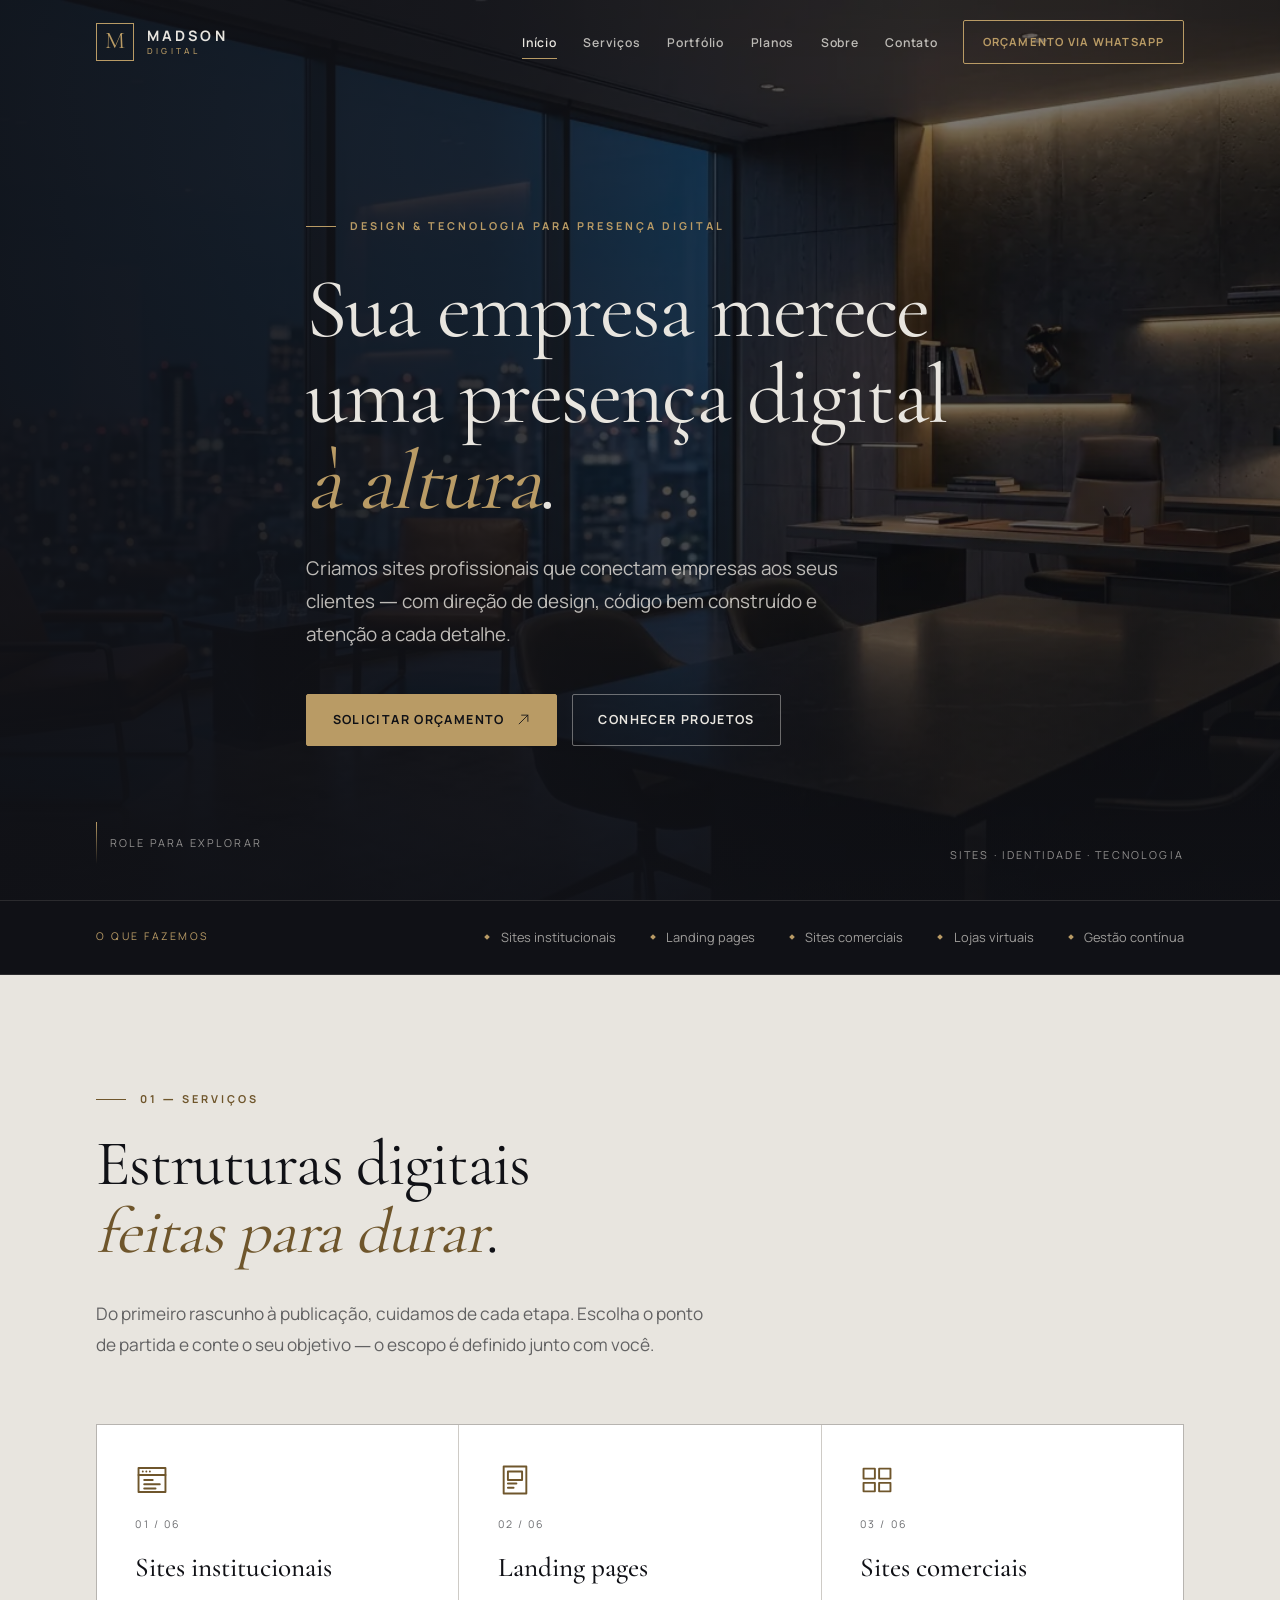
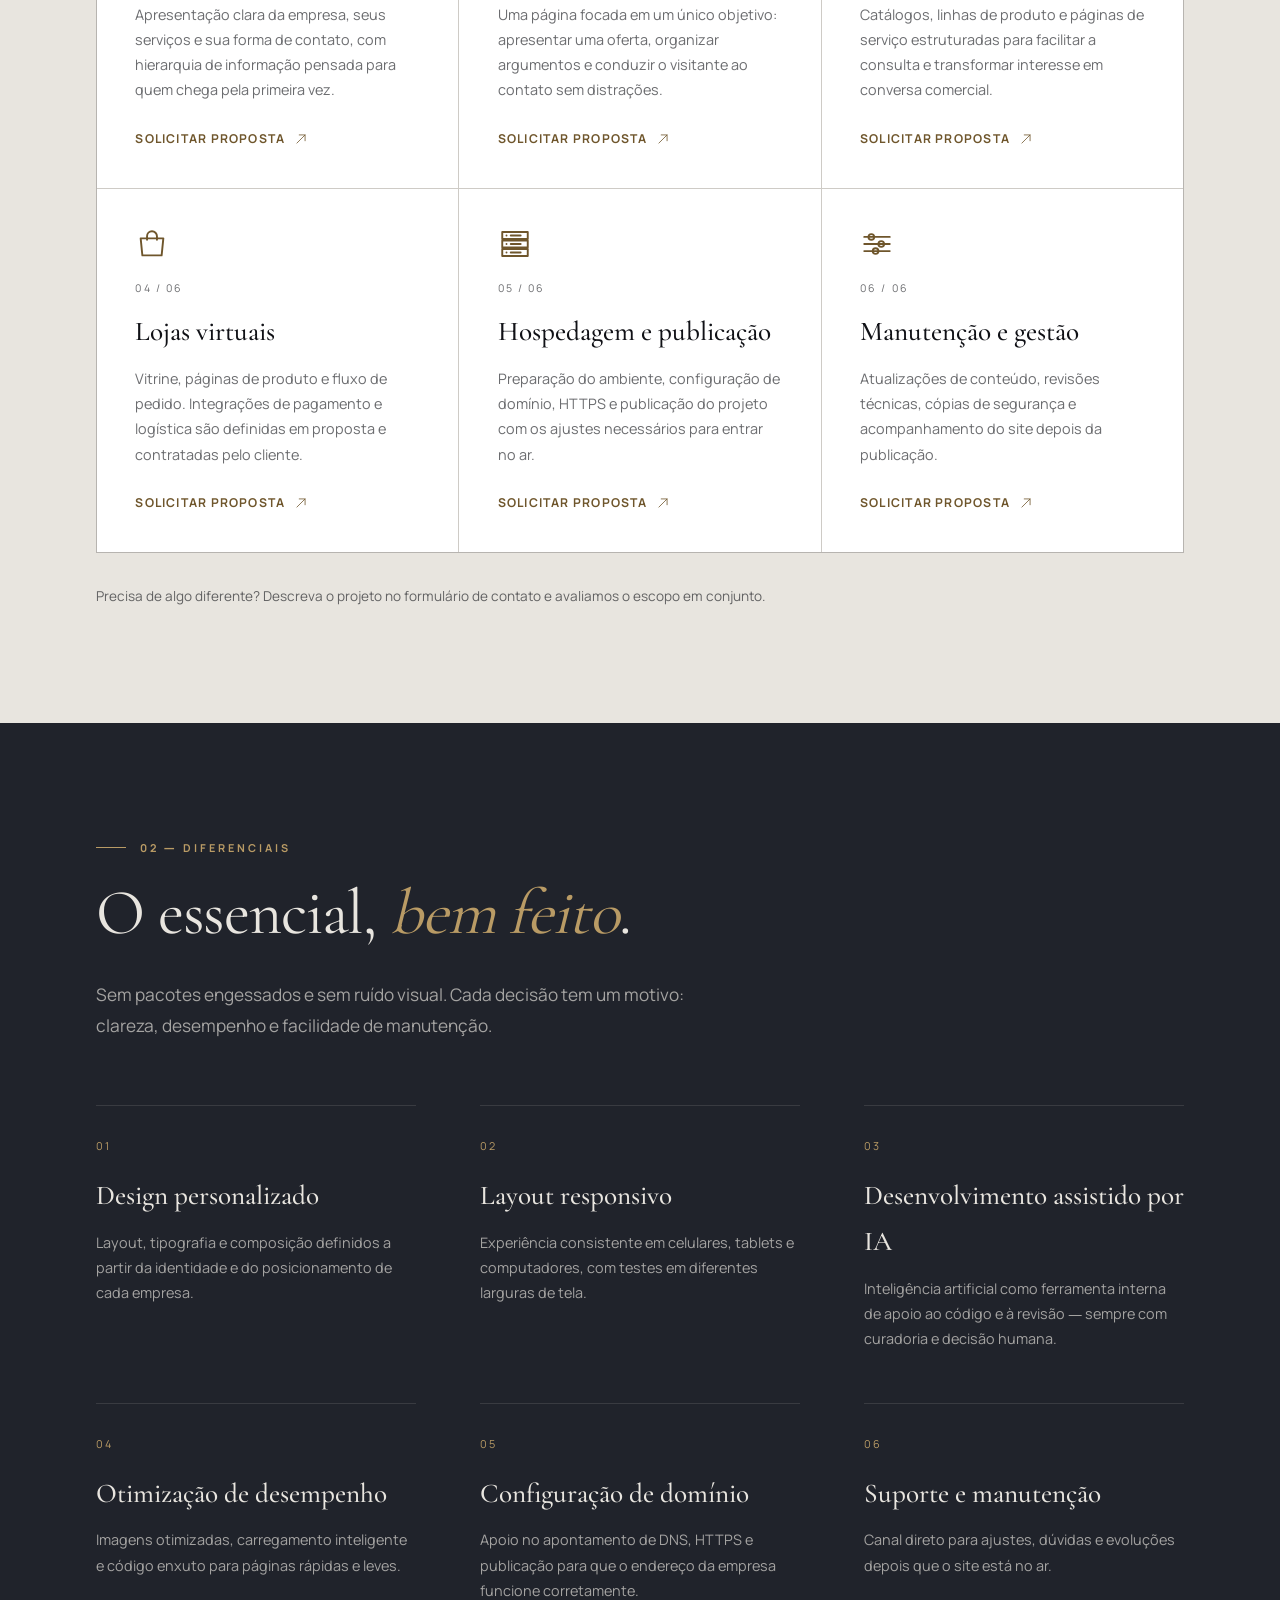
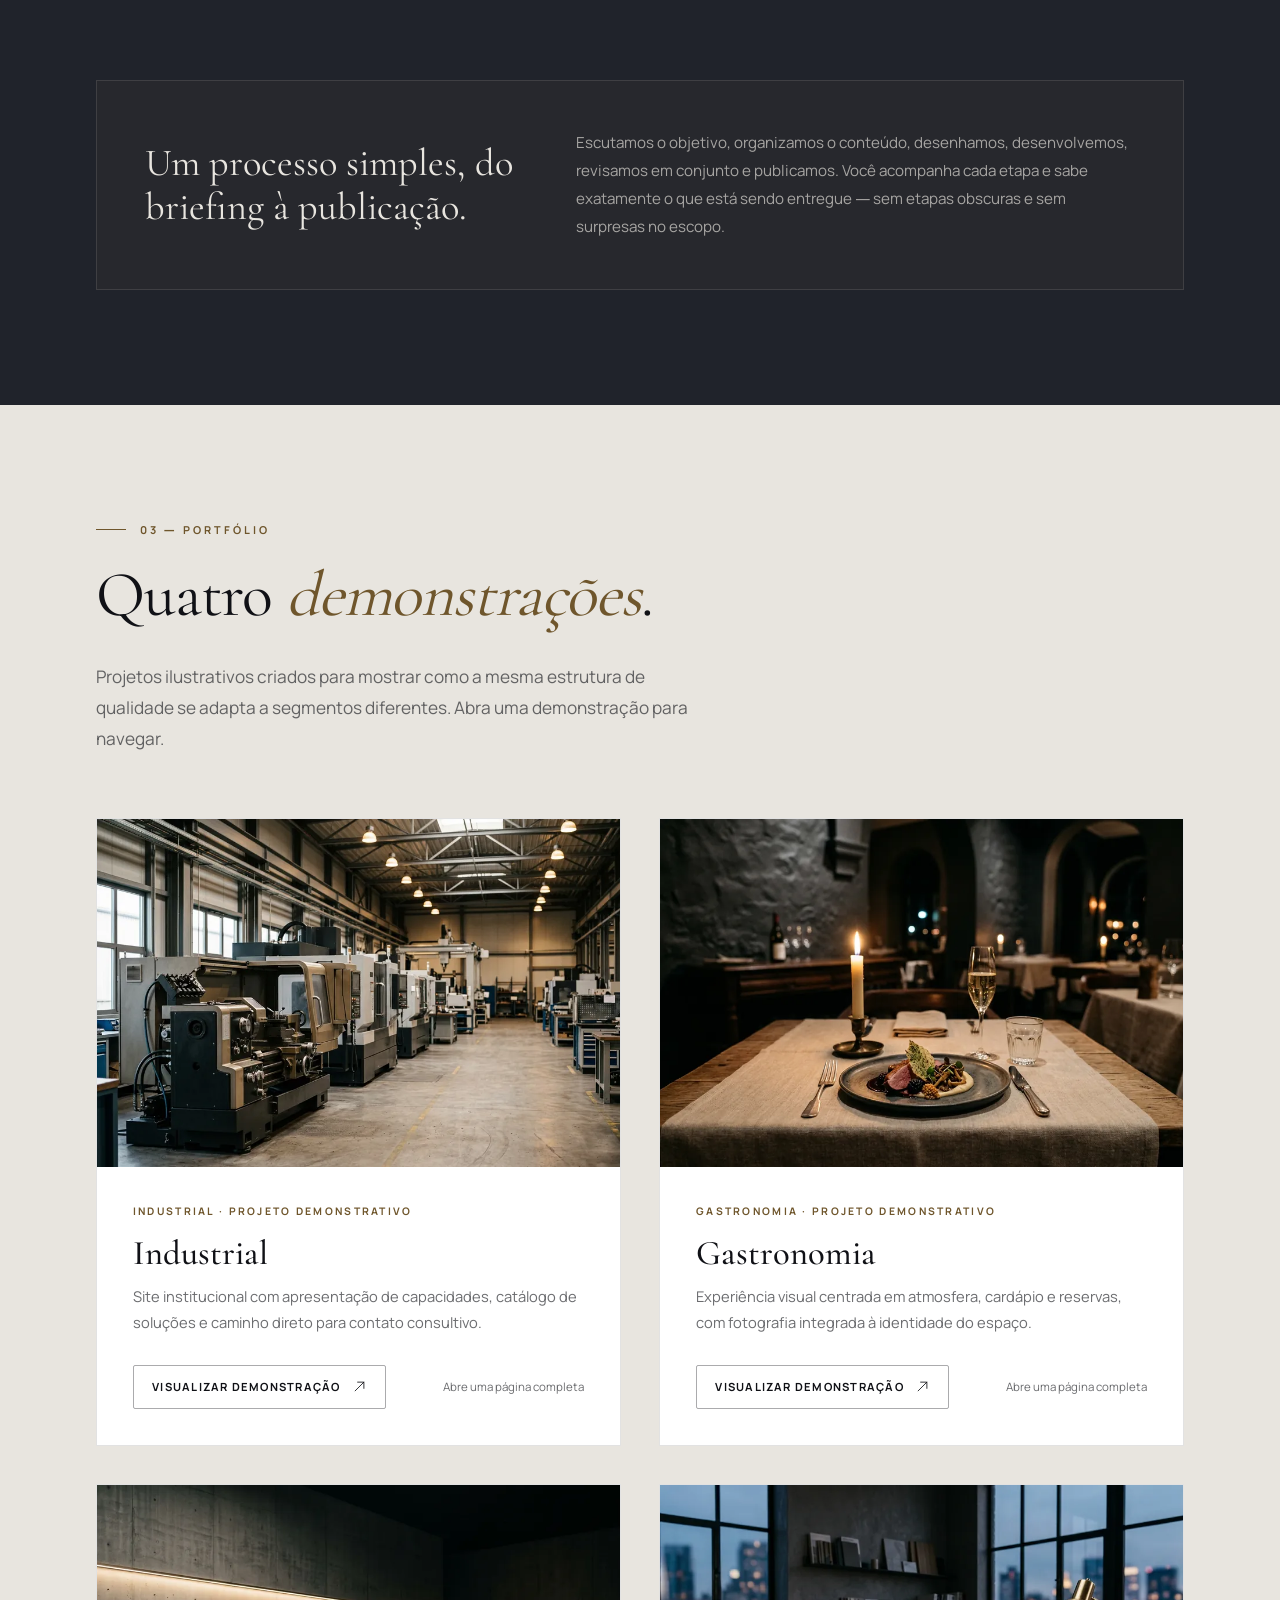
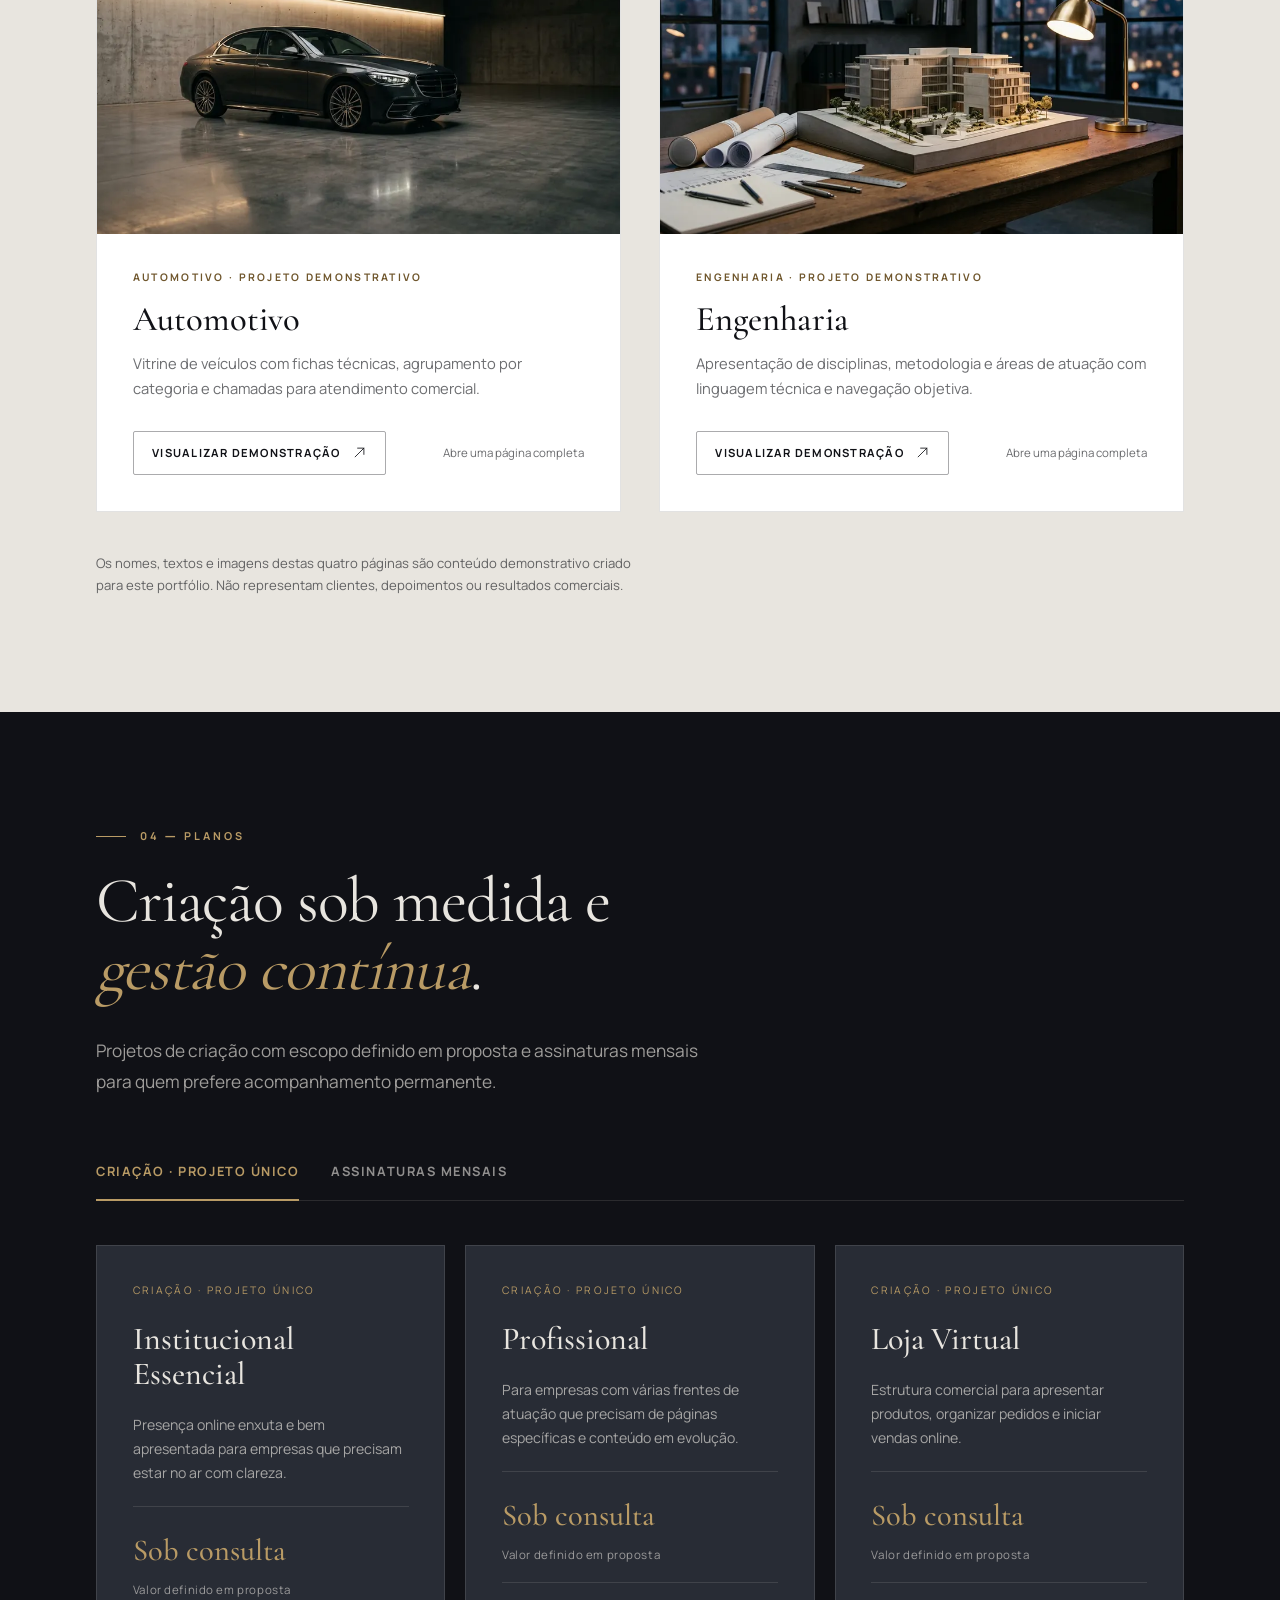
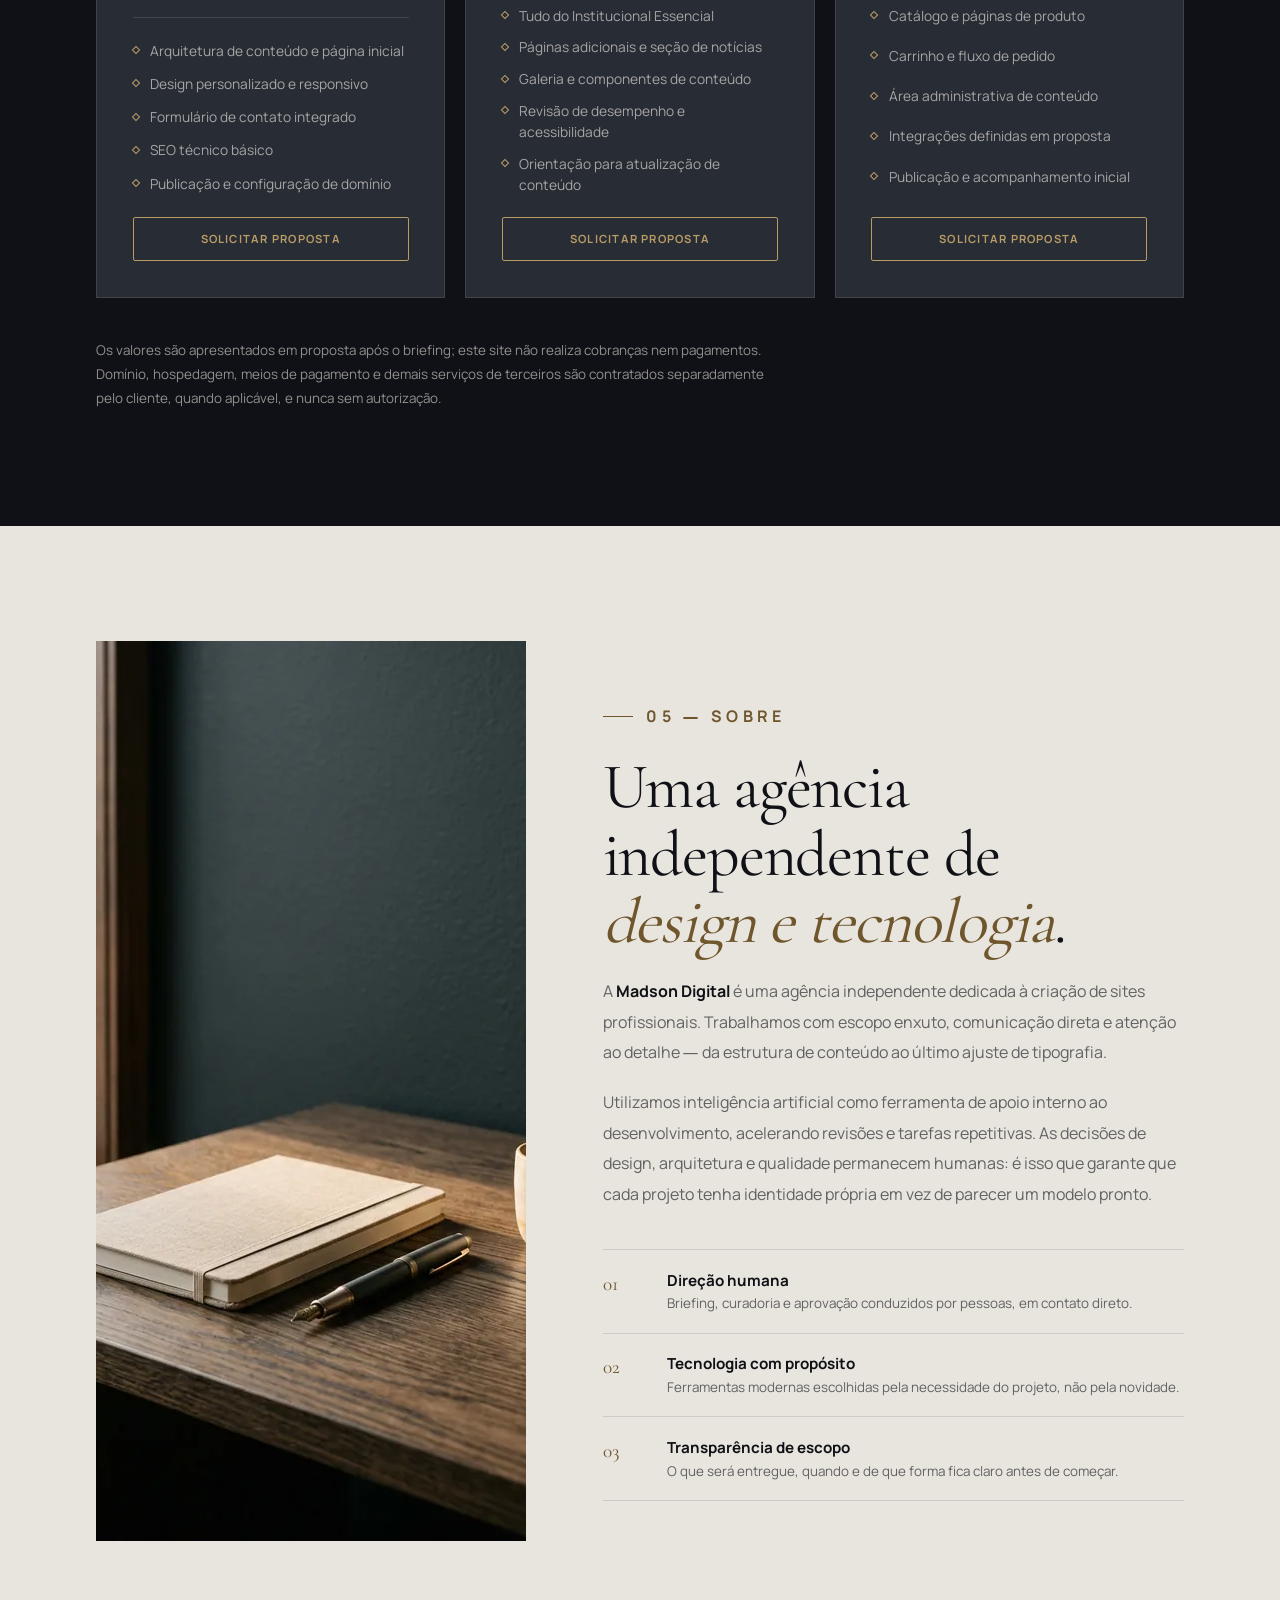
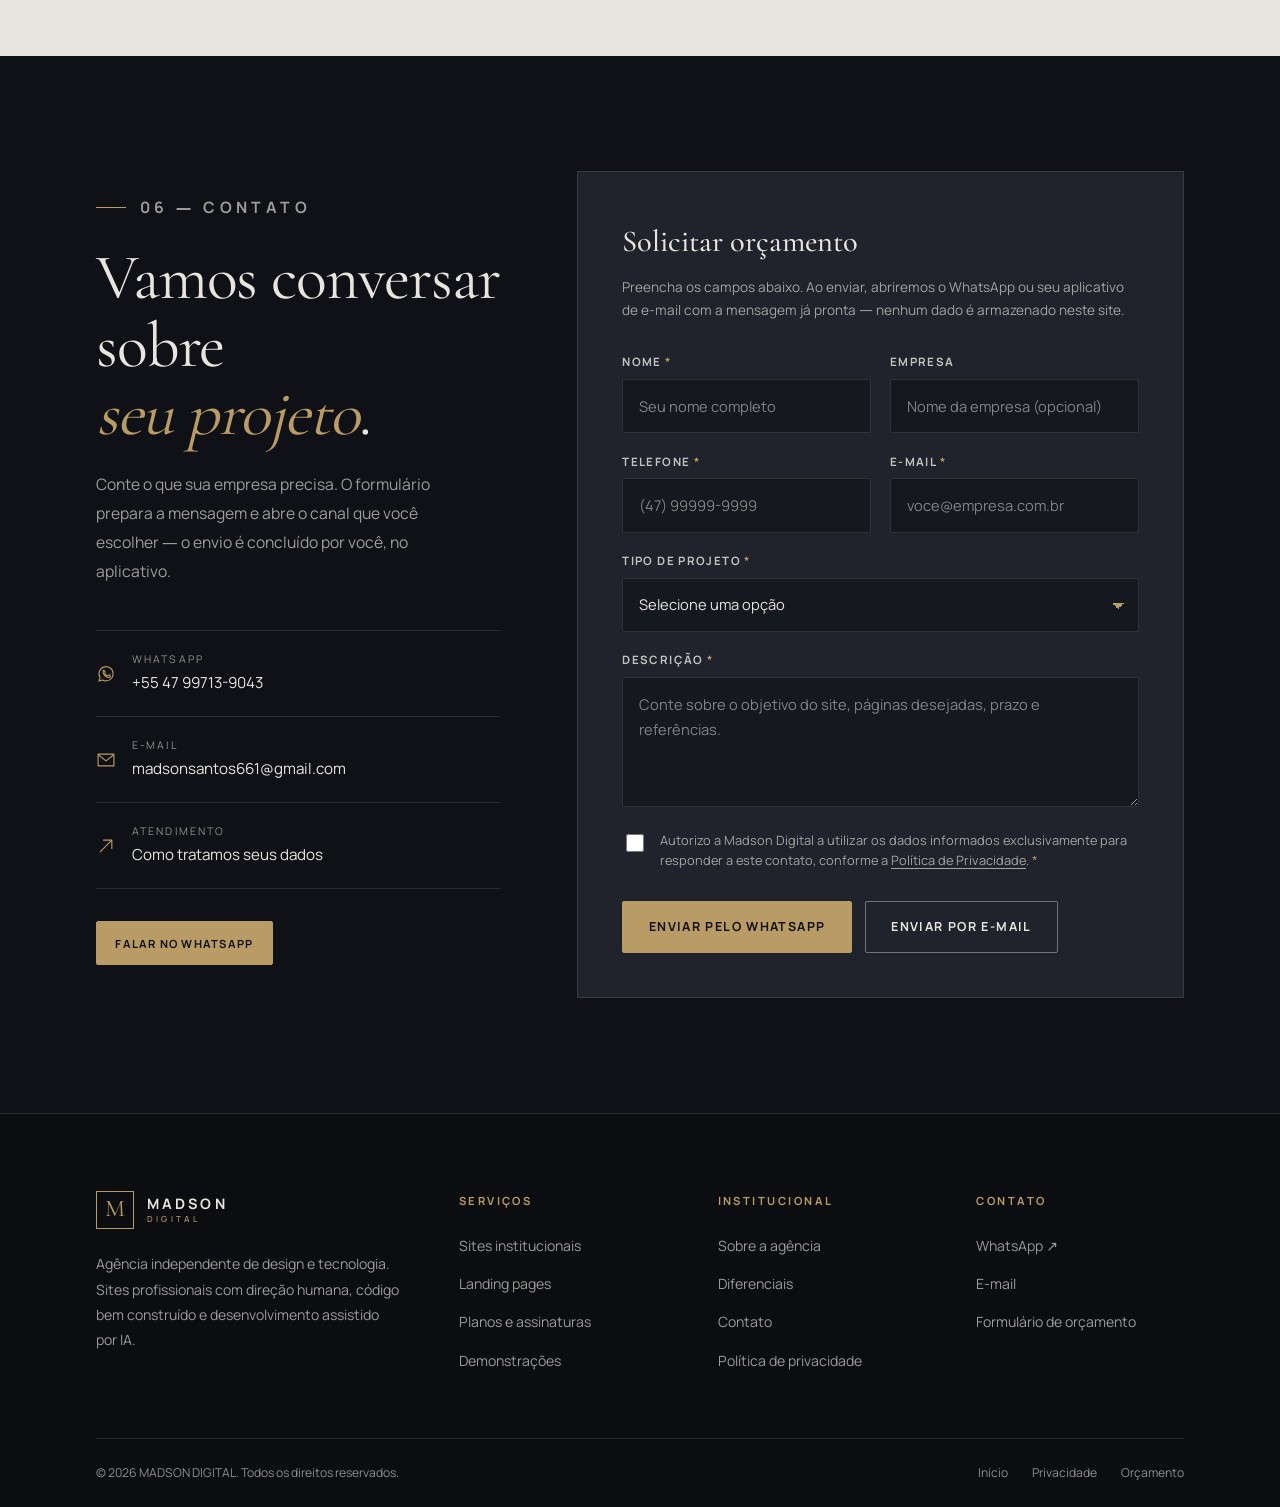
<file: index.html>
<!doctype html>
<html lang="pt-BR">
<head>
  <meta charset="utf-8">
  <meta name="viewport" content="width=device-width, initial-scale=1">
  <title>MADSON DIGITAL — Sites profissionais com design estratégico</title>
  <meta name="description" content="A Madson Digital cria sites institucionais, landing pages, sites comerciais e lojas virtuais com design estratégico, desenvolvimento assistido por IA e tecnologias modernas.">
  <meta name="author" content="MADSON DIGITAL">
  <meta name="theme-color" content="#101116">
  <meta name="color-scheme" content="dark light">
  <meta name="robots" content="index, follow, max-image-preview:large">

  <!-- SUBSTITUIR: troque madson-digital.pages.dev pelo domínio definitivo em canonical, OG, sitemap.xml e robots.txt -->
  <link rel="canonical" href="https://madson-digital.pages.dev/">

  <!-- Open Graph / Twitter -->
  <meta property="og:type" content="website">
  <meta property="og:site_name" content="MADSON DIGITAL">
  <meta property="og:locale" content="pt_BR">
  <meta property="og:url" content="https://madson-digital.pages.dev/">
  <meta property="og:title" content="MADSON DIGITAL — Sites profissionais com design estratégico">
  <meta property="og:description" content="Criamos sites profissionais que conectam empresas aos seus clientes. Design personalizado, tecnologia moderna e desenvolvimento assistido por IA.">
  <meta property="og:image" content="https://madson-digital.pages.dev/assets/img/og-image.jpg">
  <meta property="og:image:width" content="1200">
  <meta property="og:image:height" content="630">
  <meta property="og:image:alt" content="Identidade visual MADSON DIGITAL em preto e dourado champagne">
  <meta name="twitter:card" content="summary_large_image">
  <meta name="twitter:title" content="MADSON DIGITAL — Sites profissionais com design estratégico">
  <meta name="twitter:description" content="Criamos sites profissionais que conectam empresas aos seus clientes.">
  <meta name="twitter:image" content="https://madson-digital.pages.dev/assets/img/og-image.jpg">

  <!-- Ícones e manifest -->
  <link rel="icon" href="assets/img/favicon.svg" type="image/svg+xml">
  <link rel="icon" href="assets/img/icon-192.png" sizes="192x192" type="image/png">
  <link rel="apple-touch-icon" href="assets/img/apple-touch-icon.png">
  <link rel="manifest" href="site.webmanifest">

  <!-- Performance: fontes locais + imagem do hero -->
  <link rel="preload" href="assets/fonts/manrope-latin.woff2" as="font" type="font/woff2" crossorigin>
  <link rel="preload" href="assets/fonts/cormorant-latin.woff2" as="font" type="font/woff2" crossorigin>
  <link rel="preload" as="image" href="assets/img/hero-1408.webp" imagesrcset="assets/img/hero-768.webp 768w, assets/img/hero-1408.webp 1408w" imagesizes="100vw">
  <link rel="stylesheet" href="assets/css/styles.css">

  <script type="application/ld+json">
  {
    "@context": "https://schema.org",
    "@type": "Organization",
    "name": "MADSON DIGITAL",
    "description": "Agência independente de design e tecnologia especializada na criação de sites profissionais, com desenvolvimento assistido por inteligência artificial.",
    "url": "https://madson-digital.pages.dev/",
    "email": "madsonsantos661@gmail.com",
    "telephone": "+5547997139043",
    "areaServed": { "@type": "Country", "name": "Brasil" },
    "contactPoint": {
      "@type": "ContactPoint",
      "contactType": "customer service",
      "email": "madsonsantos661@gmail.com",
      "telephone": "+5547997139043",
      "availableLanguage": ["Portuguese"]
    },
    "knowsAbout": ["Criação de sites institucionais", "Landing pages", "Lojas virtuais", "Design responsivo", "Otimização de desempenho", "Desenvolvimento assistido por IA"]
  }
  </script>
</head>
<body>

<!-- Sprite de ícones (sem dependências externas) -->
<svg xmlns="http://www.w3.org/2000/svg" class="u-visually-hidden" aria-hidden="true" focusable="false">
  <symbol id="i-institucional" viewBox="0 0 24 24"><rect x="2.5" y="3.5" width="19" height="17"/><path d="M2.5 8.5h19M5.5 6h.01M8 6h.01M10.5 6h.01M6.5 12h6M6.5 15h11M6.5 18h8"/></symbol>
  <symbol id="i-landing" viewBox="0 0 24 24"><rect x="4" y="2.5" width="16" height="19"/><path d="M7 6h10v6H7zM7 14.5h6M7 17.5h4"/></symbol>
  <symbol id="i-comercial" viewBox="0 0 24 24"><rect x="2.5" y="4" width="8" height="7"/><rect x="13.5" y="4" width="8" height="7"/><rect x="2.5" y="14" width="8" height="6"/><rect x="13.5" y="14" width="8" height="6"/></symbol>
  <symbol id="i-loja" viewBox="0 0 24 24"><path d="M4 8h16l-1.2 12H5.2L4 8z"/><path d="M8.5 9V6.5a3.5 3.5 0 0 1 7 0V9"/></symbol>
  <symbol id="i-hospedagem" viewBox="0 0 24 24"><rect x="3" y="3.5" width="18" height="5"/><rect x="3" y="9.5" width="18" height="5"/><rect x="3" y="15.5" width="18" height="5"/><path d="M6 6h.01M6 12h.01M6 18h.01M9 6h7M9 12h7M9 18h7"/></symbol>
  <symbol id="i-manutencao" viewBox="0 0 24 24"><path d="M3 7h18M3 12h18M3 17h18"/><circle cx="8" cy="7" r="2"/><circle cx="15" cy="12" r="2"/><circle cx="11" cy="17" r="2"/></symbol>
  <symbol id="i-arrow" viewBox="0 0 24 24"><path d="M5 19 19 5M9 5h10v10"/></symbol>
  <symbol id="i-whatsapp" viewBox="0 0 24 24"><path d="M20.5 11.7a8.5 8.5 0 0 1-12.7 7.4L3.5 20.5l1.4-4.2A8.5 8.5 0 1 1 20.5 11.7z"/><path d="M8.6 8.2c.3-.3.7-.3 1-.1l1.2 1c.2.2.3.5.2.8l-.5 1.1c-.1.2 0 .5.2.7.7.9 1.6 1.7 2.7 2.3.2.1.5.1.7-.1l.9-.8c.3-.2.6-.2.9 0l1 1c.3.3.3.7.1 1-.6.9-1.7 1.3-2.7 1-2.8-.7-5-2.9-5.7-5.7-.3-1 .1-2.1 1-2.9z"/></symbol>
  <symbol id="i-mail" viewBox="0 0 24 24"><rect x="2.5" y="5" width="19" height="14"/><path d="m3 6 9 7 9-7"/></symbol>
</svg>

<a class="skip-link" href="#conteudo">Pular para o conteúdo</a>

<header class="site-header">
  <div class="container header__inner">
    <a class="logo" href="#inicio">
      <span class="logo__mark" aria-hidden="true">M</span>
      <span class="logo__text"><strong>MADSON</strong><span>DIGITAL</span></span>
    </a>

    <button class="nav-toggle" type="button" aria-controls="primary-nav" aria-expanded="false" aria-label="Abrir menu">
      <span></span><span></span><span></span>
    </button>

    <nav class="nav" id="primary-nav" aria-label="Navegação principal">
      <ul class="nav__list">
        <li><a class="nav__link" href="#inicio">Início</a></li>
        <li><a class="nav__link" href="#servicos">Serviços</a></li>
        <li><a class="nav__link" href="#portfolio">Portfólio</a></li>
        <li><a class="nav__link" href="#planos">Planos</a></li>
        <li><a class="nav__link" href="#sobre">Sobre</a></li>
        <li><a class="nav__link" href="#contato">Contato</a></li>
      </ul>
      <a class="btn btn--outline-gold btn--sm nav__cta" data-whatsapp href="https://wa.me/5547997139043?text=Ol%C3%A1!%20Vim%20pelo%20site%20da%20Madson%20Digital%20e%20gostaria%20de%20solicitar%20um%20or%C3%A7amento." target="_blank" rel="noopener noreferrer">Orçamento via WhatsApp</a>
    </nav>
  </div>
</header>

<main id="conteudo">

  <!-- 1. HERO ------------------------------------------------------------- -->
  <section class="hero" id="inicio" aria-labelledby="hero-title">
    <div class="hero__media">
      <img src="assets/img/hero-1408.webp"
           srcset="assets/img/hero-768.webp 768w, assets/img/hero-1408.webp 1408w"
           sizes="100vw" width="1408" height="768" fetchpriority="high"
           alt="Escritório executivo moderno com paredes em grafite, mesa escura e luz quente ao anoitecer">
    </div>
    <div class="container hero__content">
      <p class="u-eyebrow reveal">Design &amp; tecnologia para presença digital</p>
      <h1 class="hero__title reveal" data-delay="1" id="hero-title">Sua empresa merece uma presença digital <em>à altura</em>.</h1>
      <p class="hero__subtitle reveal" data-delay="2">Criamos sites profissionais que conectam empresas aos seus clientes — com direção de design, código bem construído e atenção a cada detalhe.</p>
      <div class="hero__actions reveal" data-delay="3">
        <a class="btn btn--gold" href="#contato">Solicitar orçamento <svg class="icon" aria-hidden="true"><use href="#i-arrow"></use></svg></a>
        <a class="btn btn--outline-light" href="#portfolio">Conhecer projetos</a>
      </div>
    </div>
    <div class="container hero__foot" aria-hidden="true">
      <span class="hero__scroll">Role para explorar</span>
      <span>Sites · Identidade · Tecnologia</span>
    </div>
  </section>

  <div class="strip" aria-label="Especialidades">
    <div class="container strip__inner">
      <span class="strip__label">O que fazemos</span>
      <ul class="strip__list">
        <li>Sites institucionais</li>
        <li>Landing pages</li>
        <li>Sites comerciais</li>
        <li>Lojas virtuais</li>
        <li>Gestão contínua</li>
      </ul>
    </div>
  </div>

  <!-- 2. SERVIÇOS --------------------------------------------------------- -->
  <section class="section surface-light" id="servicos" aria-labelledby="servicos-title">
    <div class="container">
      <div class="section-head reveal">
        <p class="u-eyebrow">01 — Serviços</p>
        <div class="section-head__row">
          <h2 class="u-title" id="servicos-title">Estruturas digitais <em>feitas para durar</em>.</h2>
          <p class="u-lead">Do primeiro rascunho à publicação, cuidamos de cada etapa. Escolha o ponto de partida e conte o seu objetivo — o escopo é definido junto com você.</p>
        </div>
      </div>

      <div class="grid-3">
        <article class="service reveal">
          <div class="service__icon"><svg aria-hidden="true"><use href="#i-institucional"></use></svg></div>
          <span class="service__num">01 / 06</span>
          <h3>Sites institucionais</h3>
          <p>Apresentação clara da empresa, seus serviços e sua forma de contato, com hierarquia de informação pensada para quem chega pela primeira vez.</p>
          <a class="link-arrow" href="#contato" data-prefill="Criação de sites institucionais">Solicitar proposta <svg class="icon" aria-hidden="true"><use href="#i-arrow"></use></svg></a>
        </article>

        <article class="service reveal" data-delay="1">
          <div class="service__icon"><svg aria-hidden="true"><use href="#i-landing"></use></svg></div>
          <span class="service__num">02 / 06</span>
          <h3>Landing pages</h3>
          <p>Uma página focada em um único objetivo: apresentar uma oferta, organizar argumentos e conduzir o visitante ao contato sem distrações.</p>
          <a class="link-arrow" href="#contato" data-prefill="Landing pages">Solicitar proposta <svg class="icon" aria-hidden="true"><use href="#i-arrow"></use></svg></a>
        </article>

        <article class="service reveal" data-delay="2">
          <div class="service__icon"><svg aria-hidden="true"><use href="#i-comercial"></use></svg></div>
          <span class="service__num">03 / 06</span>
          <h3>Sites comerciais</h3>
          <p>Catálogos, linhas de produto e páginas de serviço estruturadas para facilitar a consulta e transformar interesse em conversa comercial.</p>
          <a class="link-arrow" href="#contato" data-prefill="Sites comerciais">Solicitar proposta <svg class="icon" aria-hidden="true"><use href="#i-arrow"></use></svg></a>
        </article>

        <article class="service reveal">
          <div class="service__icon"><svg aria-hidden="true"><use href="#i-loja"></use></svg></div>
          <span class="service__num">04 / 06</span>
          <h3>Lojas virtuais</h3>
          <p>Vitrine, páginas de produto e fluxo de pedido. Integrações de pagamento e logística são definidas em proposta e contratadas pelo cliente.</p>
          <a class="link-arrow" href="#contato" data-prefill="Lojas virtuais">Solicitar proposta <svg class="icon" aria-hidden="true"><use href="#i-arrow"></use></svg></a>
        </article>

        <article class="service reveal" data-delay="1">
          <div class="service__icon"><svg aria-hidden="true"><use href="#i-hospedagem"></use></svg></div>
          <span class="service__num">05 / 06</span>
          <h3>Hospedagem e publicação</h3>
          <p>Preparação do ambiente, configuração de domínio, HTTPS e publicação do projeto com os ajustes necessários para entrar no ar.</p>
          <a class="link-arrow" href="#contato" data-prefill="Hospedagem e publicação">Solicitar proposta <svg class="icon" aria-hidden="true"><use href="#i-arrow"></use></svg></a>
        </article>

        <article class="service reveal" data-delay="2">
          <div class="service__icon"><svg aria-hidden="true"><use href="#i-manutencao"></use></svg></div>
          <span class="service__num">06 / 06</span>
          <h3>Manutenção e gestão</h3>
          <p>Atualizações de conteúdo, revisões técnicas, cópias de segurança e acompanhamento do site depois da publicação.</p>
          <a class="link-arrow" href="#contato" data-prefill="Manutenção e gestão de sites">Solicitar proposta <svg class="icon" aria-hidden="true"><use href="#i-arrow"></use></svg></a>
        </article>
      </div>
      <p class="services__note">Precisa de algo diferente? Descreva o projeto no formulário de contato e avaliamos o escopo em conjunto.</p>
    </div>
  </section>

  <!-- 3. DIFERENCIAIS ----------------------------------------------------- -->
  <section class="section surface-graphite" id="diferenciais" aria-labelledby="diferenciais-title">
    <div class="container">
      <div class="section-head reveal">
        <p class="u-eyebrow">02 — Diferenciais</p>
        <div class="section-head__row">
          <h2 class="u-title" id="diferenciais-title">O essencial, <em>bem feito</em>.</h2>
          <p class="u-lead">Sem pacotes engessados e sem ruído visual. Cada decisão tem um motivo: clareza, desempenho e facilidade de manutenção.</p>
        </div>
      </div>

      <div class="diff__grid">
        <article class="diff reveal"><span class="diff__num">01</span><h3>Design personalizado</h3><p>Layout, tipografia e composição definidos a partir da identidade e do posicionamento de cada empresa.</p></article>
        <article class="diff reveal" data-delay="1"><span class="diff__num">02</span><h3>Layout responsivo</h3><p>Experiência consistente em celulares, tablets e computadores, com testes em diferentes larguras de tela.</p></article>
        <article class="diff reveal" data-delay="2"><span class="diff__num">03</span><h3>Desenvolvimento assistido por IA</h3><p>Inteligência artificial como ferramenta interna de apoio ao código e à revisão — sempre com curadoria e decisão humana.</p></article>
        <article class="diff reveal"><span class="diff__num">04</span><h3>Otimização de desempenho</h3><p>Imagens otimizadas, carregamento inteligente e código enxuto para páginas rápidas e leves.</p></article>
        <article class="diff reveal" data-delay="1"><span class="diff__num">05</span><h3>Configuração de domínio</h3><p>Apoio no apontamento de DNS, HTTPS e publicação para que o endereço da empresa funcione corretamente.</p></article>
        <article class="diff reveal" data-delay="2"><span class="diff__num">06</span><h3>Suporte e manutenção</h3><p>Canal direto para ajustes, dúvidas e evoluções depois que o site está no ar.</p></article>
      </div>

      <div class="diff__aside reveal">
        <h3>Um processo simples, do briefing à publicação.</h3>
        <p>Escutamos o objetivo, organizamos o conteúdo, desenhamos, desenvolvemos, revisamos em conjunto e publicamos. Você acompanha cada etapa e sabe exatamente o que está sendo entregue — sem etapas obscuras e sem surpresas no escopo.</p>
      </div>
    </div>
  </section>

  <!-- 4. PORTFÓLIO ------------------------------------------------------- -->
  <section class="section surface-light" id="portfolio" aria-labelledby="portfolio-title">
    <div class="container">
      <div class="section-head reveal">
        <p class="u-eyebrow">03 — Portfólio</p>
        <div class="section-head__row">
          <h2 class="u-title" id="portfolio-title">Quatro <em>demonstrações</em>.</h2>
          <p class="u-lead">Projetos ilustrativos criados para mostrar como a mesma estrutura de qualidade se adapta a segmentos diferentes. Abra uma demonstração para navegar.</p>
        </div>
      </div>

      <div class="portfolio__grid">
        <article class="project reveal">
          <div class="project__media"><img src="assets/img/projeto-industrial.webp" width="900" height="600" loading="lazy" decoding="async" alt="Linha de produção industrial com maquinário em aço e iluminação quente"></div>
          <div class="project__body">
            <span class="project__tag">Industrial · Projeto demonstrativo</span>
            <h3>Industrial</h3>
            <p>Site institucional com apresentação de capacidades, catálogo de soluções e caminho direto para contato consultivo.</p>
            <div class="project__actions">
              <a class="btn btn--outline-dark btn--sm" href="demos/industrial.html">Visualizar demonstração <svg class="icon" aria-hidden="true"><use href="#i-arrow"></use></svg></a>
              <span class="project__hint">Abre uma página completa</span>
            </div>
          </div>
        </article>

        <article class="project reveal" data-delay="1">
          <div class="project__media"><img src="assets/img/projeto-gastronomia.webp" width="900" height="600" loading="lazy" decoding="async" alt="Mesa posta em restaurante de cozinha autoral com luz de velas"></div>
          <div class="project__body">
            <span class="project__tag">Gastronomia · Projeto demonstrativo</span>
            <h3>Gastronomia</h3>
            <p>Experiência visual centrada em atmosfera, cardápio e reservas, com fotografia integrada à identidade do espaço.</p>
            <div class="project__actions">
              <a class="btn btn--outline-dark btn--sm" href="demos/gastronomia.html">Visualizar demonstração <svg class="icon" aria-hidden="true"><use href="#i-arrow"></use></svg></a>
              <span class="project__hint">Abre uma página completa</span>
            </div>
          </div>
        </article>

        <article class="project reveal">
          <div class="project__media"><img src="assets/img/projeto-automotivo.webp" width="900" height="600" loading="lazy" decoding="async" alt="Sedã escuro em showroom de concreto com iluminação dourada discreta"></div>
          <div class="project__body">
            <span class="project__tag">Automotivo · Projeto demonstrativo</span>
            <h3>Automotivo</h3>
            <p>Vitrine de veículos com fichas técnicas, agrupamento por categoria e chamadas para atendimento comercial.</p>
            <div class="project__actions">
              <a class="btn btn--outline-dark btn--sm" href="demos/automotivo.html">Visualizar demonstração <svg class="icon" aria-hidden="true"><use href="#i-arrow"></use></svg></a>
              <span class="project__hint">Abre uma página completa</span>
            </div>
          </div>
        </article>

        <article class="project reveal" data-delay="1">
          <div class="project__media"><img src="assets/img/projeto-engenharia.webp" width="900" height="600" loading="lazy" decoding="async" alt="Maquete arquitetônica sobre mesa em estúdio de engenharia"></div>
          <div class="project__body">
            <span class="project__tag">Engenharia · Projeto demonstrativo</span>
            <h3>Engenharia</h3>
            <p>Apresentação de disciplinas, metodologia e áreas de atuação com linguagem técnica e navegação objetiva.</p>
            <div class="project__actions">
              <a class="btn btn--outline-dark btn--sm" href="demos/engenharia.html">Visualizar demonstração <svg class="icon" aria-hidden="true"><use href="#i-arrow"></use></svg></a>
              <span class="project__hint">Abre uma página completa</span>
            </div>
          </div>
        </article>
      </div>
      <p class="portfolio__disclaimer">Os nomes, textos e imagens destas quatro páginas são conteúdo demonstrativo criado para este portfólio. Não representam clientes, depoimentos ou resultados comerciais.</p>
    </div>
  </section>

  <!-- 5. PLANOS ---------------------------------------------------------- -->
  <section class="section" id="planos" aria-labelledby="planos-title">
    <div class="container">
      <div class="section-head reveal">
        <p class="u-eyebrow">04 — Planos</p>
        <div class="section-head__row">
          <h2 class="u-title" id="planos-title">Criação sob medida e <em>gestão contínua</em>.</h2>
          <p class="u-lead">Projetos de criação com escopo definido em proposta e assinaturas mensais para quem prefere acompanhamento permanente.</p>
        </div>
      </div>

      <div class="plans__tabs" role="tablist" aria-label="Categorias de planos">
        <button class="plans__tab" type="button" role="tab" id="tab-criacao" aria-controls="panel-criacao" aria-selected="true">Criação · projeto único</button>
        <button class="plans__tab" type="button" role="tab" id="tab-assinaturas" aria-controls="panel-assinaturas" aria-selected="false" tabindex="-1">Assinaturas mensais</button>
      </div>

      <div class="plans__panel" id="panel-criacao" role="tabpanel" aria-labelledby="tab-criacao" tabindex="0">
        <div class="plans__grid">
          <article class="plan">
            <span class="plan__kind">Criação · projeto único</span>
            <h3>Institucional Essencial</h3>
            <p class="plan__desc">Presença online enxuta e bem apresentada para empresas que precisam estar no ar com clareza.</p>
            <div class="plan__price"><strong>Sob consulta</strong><span>Valor definido em proposta</span></div>
            <ul class="plan__list">
              <li>Arquitetura de conteúdo e página inicial</li>
              <li>Design personalizado e responsivo</li>
              <li>Formulário de contato integrado</li>
              <li>SEO técnico básico</li>
              <li>Publicação e configuração de domínio</li>
            </ul>
            <a class="btn btn--outline-gold btn--block btn--sm" href="#contato" data-prefill="Plano Institucional Essencial">Solicitar proposta</a>
          </article>

          <article class="plan">
            <span class="plan__kind">Criação · projeto único</span>
            <h3>Profissional</h3>
            <p class="plan__desc">Para empresas com várias frentes de atuação que precisam de páginas específicas e conteúdo em evolução.</p>
            <div class="plan__price"><strong>Sob consulta</strong><span>Valor definido em proposta</span></div>
            <ul class="plan__list">
              <li>Tudo do Institucional Essencial</li>
              <li>Páginas adicionais e seção de notícias</li>
              <li>Galeria e componentes de conteúdo</li>
              <li>Revisão de desempenho e acessibilidade</li>
              <li>Orientação para atualização de conteúdo</li>
            </ul>
            <a class="btn btn--outline-gold btn--block btn--sm" href="#contato" data-prefill="Plano Profissional">Solicitar proposta</a>
          </article>

          <article class="plan">
            <span class="plan__kind">Criação · projeto único</span>
            <h3>Loja Virtual</h3>
            <p class="plan__desc">Estrutura comercial para apresentar produtos, organizar pedidos e iniciar vendas online.</p>
            <div class="plan__price"><strong>Sob consulta</strong><span>Valor definido em proposta</span></div>
            <ul class="plan__list">
              <li>Catálogo e páginas de produto</li>
              <li>Carrinho e fluxo de pedido</li>
              <li>Área administrativa de conteúdo</li>
              <li>Integrações definidas em proposta</li>
              <li>Publicação e acompanhamento inicial</li>
            </ul>
            <a class="btn btn--outline-gold btn--block btn--sm" href="#contato" data-prefill="Plano Loja Virtual">Solicitar proposta</a>
          </article>
        </div>
      </div>

      <div class="plans__panel" id="panel-assinaturas" role="tabpanel" aria-labelledby="tab-assinaturas" tabindex="0" hidden>
        <div class="plans__grid">
          <article class="plan">
            <span class="plan__kind">Assinatura · mensal</span>
            <h3>Cuidado Essencial</h3>
            <p class="plan__desc">Para manter o site publicado, seguro e atualizado sem precisar cuidar da parte técnica.</p>
            <div class="plan__price"><strong>Sob consulta</strong><span>Valor definido em proposta</span></div>
            <ul class="plan__list">
              <li>Hospedagem e publicação</li>
              <li>HTTPS e monitoramento básico</li>
              <li>Cópias de segurança periódicas</li>
              <li>Atualizações de segurança</li>
              <li>Suporte por e-mail</li>
            </ul>
            <a class="btn btn--outline-gold btn--block btn--sm" href="#contato" data-prefill="Assinatura Cuidado Essencial">Solicitar proposta</a>
          </article>

          <article class="plan">
            <span class="plan__kind">Assinatura · mensal</span>
            <h3>Gestão Contínua</h3>
            <p class="plan__desc">Acompanhamento próximo para empresas que atualizam conteúdo com frequência.</p>
            <div class="plan__price"><strong>Sob consulta</strong><span>Valor definido em proposta</span></div>
            <ul class="plan__list">
              <li>Tudo do Cuidado Essencial</li>
              <li>Alterações de texto e imagens</li>
              <li>Revisão mensal de conteúdo</li>
              <li>Monitoramento de disponibilidade</li>
              <li>Suporte por e-mail e WhatsApp</li>
            </ul>
            <a class="btn btn--outline-gold btn--block btn--sm" href="#contato" data-prefill="Assinatura Gestão Contínua">Solicitar proposta</a>
          </article>

          <article class="plan">
            <span class="plan__kind">Assinatura · mensal</span>
            <h3>Operação Completa</h3>
            <p class="plan__desc">Gestão técnica e editorial para operações digitais com catálogo ou volume maior de páginas.</p>
            <div class="plan__price"><strong>Sob consulta</strong><span>Valor definido em proposta</span></div>
            <ul class="plan__list">
              <li>Tudo da Gestão Contínua</li>
              <li>Manutenção de catálogo e produtos</li>
              <li>Otimização contínua de desempenho</li>
              <li>Revisões periódicas de SEO técnico</li>
              <li>Relatório mensal de atividades</li>
            </ul>
            <a class="btn btn--outline-gold btn--block btn--sm" href="#contato" data-prefill="Assinatura Operação Completa">Solicitar proposta</a>
          </article>
        </div>
      </div>

      <p class="plans__note">Os valores são apresentados em proposta após o briefing; este site não realiza cobranças nem pagamentos. Domínio, hospedagem, meios de pagamento e demais serviços de terceiros são contratados separadamente pelo cliente, quando aplicável, e nunca sem autorização.</p>
    </div>
  </section>

  <!-- 6. SOBRE ----------------------------------------------------------- -->
  <section class="section surface-light" id="sobre" aria-labelledby="sobre-title">
    <div class="container about__grid">
      <figure class="about__figure reveal">
        <img src="assets/img/sobre.webp" width="720" height="900" loading="lazy" decoding="async" alt="Mesa de trabalho em madeira escura com caderno, caneta e luz quente lateral">
      </figure>
      <div class="about__body reveal" data-delay="1">
        <p class="u-eyebrow">05 — Sobre</p>
        <h2 class="u-title" id="sobre-title" style="margin-top:1.35rem">Uma agência independente de <em>design e tecnologia</em>.</h2>
        <p>A <strong>Madson Digital</strong> é uma agência independente dedicada à criação de sites profissionais. Trabalhamos com escopo enxuto, comunicação direta e atenção ao detalhe — da estrutura de conteúdo ao último ajuste de tipografia.</p>
        <p>Utilizamos inteligência artificial como ferramenta de apoio interno ao desenvolvimento, acelerando revisões e tarefas repetitivas. As decisões de design, arquitetura e qualidade permanecem humanas: é isso que garante que cada projeto tenha identidade própria em vez de parecer um modelo pronto.</p>
        <ul class="about__principles">
          <li><span>01</span><div><strong>Direção humana</strong><small>Briefing, curadoria e aprovação conduzidos por pessoas, em contato direto.</small></div></li>
          <li><span>02</span><div><strong>Tecnologia com propósito</strong><small>Ferramentas modernas escolhidas pela necessidade do projeto, não pela novidade.</small></div></li>
          <li><span>03</span><div><strong>Transparência de escopo</strong><small>O que será entregue, quando e de que forma fica claro antes de começar.</small></div></li>
        </ul>
      </div>
    </div>
  </section>

  <!-- 7. CONTATO --------------------------------------------------------- -->
  <section class="section" id="contato" aria-labelledby="contato-title">
    <div class="container contact__grid">
      <div class="contact__info reveal">
        <p class="u-eyebrow">06 — Contato</p>
        <h2 class="u-title" id="contato-title" style="margin-top:1.35rem">Vamos conversar sobre <em>seu projeto</em>.</h2>
        <p>Conte o que sua empresa precisa. O formulário prepara a mensagem e abre o canal que você escolher — o envio é concluído por você, no aplicativo.</p>

        <div class="contact__channels">
          <div class="contact__channel" data-requires="whatsapp">
            <svg class="icon" aria-hidden="true"><use href="#i-whatsapp"></use></svg>
            <div>
              <small>WhatsApp</small>
              <a data-whatsapp data-phone-text href="https://wa.me/5547997139043?text=Ol%C3%A1!%20Vim%20pelo%20site%20da%20Madson%20Digital%20e%20gostaria%20de%20solicitar%20um%20or%C3%A7amento." target="_blank" rel="noopener noreferrer">+55 47 99713-9043</a>
            </div>
          </div>
          <div class="contact__channel" data-requires="email">
            <svg class="icon" aria-hidden="true"><use href="#i-mail"></use></svg>
            <div>
              <small>E-mail</small>
              <a data-email data-email-text href="mailto:madsonsantos661@gmail.com?subject=Contato%20pelo%20site">madsonsantos661@gmail.com</a>
            </div>
          </div>
          <div class="contact__channel">
            <svg class="icon" aria-hidden="true"><use href="#i-arrow"></use></svg>
            <div>
              <small>Atendimento</small>
              <a href="privacidade.html">Como tratamos seus dados</a>
            </div>
          </div>
        </div>

        <div class="contact__actions">
          <a class="btn btn--gold btn--sm" data-whatsapp data-requires="whatsapp" href="https://wa.me/5547997139043?text=Ol%C3%A1!%20Vim%20pelo%20site%20da%20Madson%20Digital%20e%20gostaria%20de%20solicitar%20um%20or%C3%A7amento." target="_blank" rel="noopener noreferrer">Falar no WhatsApp</a>
        </div>
      </div>

      <form class="form reveal" data-delay="1" id="contact-form" novalidate>
        <div class="form__intro">
          <h3>Solicitar orçamento</h3>
          <p>Preencha os campos abaixo. Ao enviar, abriremos o WhatsApp ou seu aplicativo de e-mail com a mensagem já pronta — nenhum dado é armazenado neste site.</p>
        </div>

        <div class="form__grid">
          <div class="field">
            <label for="nome">Nome <span aria-hidden="true">*</span></label>
            <input id="nome" name="nome" type="text" autocomplete="name" maxlength="120" required aria-required="true" aria-describedby="err-nome" placeholder="Seu nome completo">
            <p class="field__error" id="err-nome" data-error-for="nome"></p>
          </div>
          <div class="field">
            <label for="empresa">Empresa</label>
            <input id="empresa" name="empresa" type="text" autocomplete="organization" maxlength="120" placeholder="Nome da empresa (opcional)">
          </div>
          <div class="field">
            <label for="telefone">Telefone <span aria-hidden="true">*</span></label>
            <input id="telefone" name="telefone" type="tel" autocomplete="tel" inputmode="tel" maxlength="25" required aria-required="true" aria-describedby="err-telefone" placeholder="(47) 99999-9999">
            <p class="field__error" id="err-telefone" data-error-for="telefone"></p>
          </div>
          <div class="field">
            <label for="email">E-mail <span aria-hidden="true">*</span></label>
            <input id="email" name="email" type="email" autocomplete="email" maxlength="160" required aria-required="true" aria-describedby="err-email" placeholder="voce@empresa.com.br">
            <p class="field__error" id="err-email" data-error-for="email"></p>
          </div>
          <div class="field field--full">
            <label for="tipo">Tipo de projeto <span aria-hidden="true">*</span></label>
            <select id="tipo" name="tipo" required aria-required="true" aria-describedby="err-tipo">
              <option value="">Selecione uma opção</option>
              <optgroup label="Serviços">
                <option value="Criação de sites institucionais">Criação de sites institucionais</option>
                <option value="Landing pages">Landing pages</option>
                <option value="Sites comerciais">Sites comerciais</option>
                <option value="Lojas virtuais">Lojas virtuais</option>
                <option value="Hospedagem e publicação">Hospedagem e publicação</option>
                <option value="Manutenção e gestão de sites">Manutenção e gestão de sites</option>
              </optgroup>
              <optgroup label="Planos de criação">
                <option value="Plano Institucional Essencial">Institucional Essencial</option>
                <option value="Plano Profissional">Profissional</option>
                <option value="Plano Loja Virtual">Loja Virtual</option>
              </optgroup>
              <optgroup label="Assinaturas mensais">
                <option value="Assinatura Cuidado Essencial">Cuidado Essencial</option>
                <option value="Assinatura Gestão Contínua">Gestão Contínua</option>
                <option value="Assinatura Operação Completa">Operação Completa</option>
              </optgroup>
              <option value="Outro / ainda não definido">Outro / ainda não definido</option>
            </select>
            <p class="field__error" id="err-tipo" data-error-for="tipo"></p>
          </div>
          <div class="field field--full">
            <label for="descricao">Descrição <span aria-hidden="true">*</span></label>
            <textarea id="descricao" name="descricao" maxlength="2000" required aria-required="true" aria-describedby="err-descricao" placeholder="Conte sobre o objetivo do site, páginas desejadas, prazo e referências."></textarea>
            <p class="field__error" id="err-descricao" data-error-for="descricao"></p>
          </div>
        </div>

        <div class="field field--consent">
          <input id="consent" name="consent" type="checkbox" required aria-required="true" aria-describedby="err-consent">
          <label for="consent">Autorizo a Madson Digital a utilizar os dados informados exclusivamente para responder a este contato, conforme a <a href="privacidade.html" style="text-decoration:underline;text-underline-offset:3px">Política de Privacidade</a>. <span aria-hidden="true">*</span></label>
        </div>
        <p class="field__error" id="err-consent" data-error-for="consent" style="margin-top:.3rem"></p>

        <div class="form__actions">
          <button class="btn btn--gold" type="submit" name="action" value="whatsapp" data-requires="whatsapp">Enviar pelo WhatsApp</button>
          <button class="btn btn--outline-light" type="submit" name="action" value="email" data-requires="email">Enviar por e-mail</button>
        </div>
        <p class="form__status" id="form-status" role="status" aria-live="polite"></p>
      </form>
    </div>
  </section>
</main>

<footer class="site-footer">
  <div class="container">
    <div class="footer__grid">
      <div class="footer__brand">
        <a class="logo" href="#inicio">
          <span class="logo__mark" aria-hidden="true">M</span>
          <span class="logo__text"><strong>MADSON</strong><span>DIGITAL</span></span>
        </a>
        <p>Agência independente de design e tecnologia. Sites profissionais com direção humana, código bem construído e desenvolvimento assistido por IA.</p>
      </div>

      <div class="footer__col">
        <h2>Serviços</h2>
        <ul>
          <li><a href="index.html#servicos">Sites institucionais</a></li>
          <li><a href="index.html#servicos">Landing pages</a></li>
          <li><a href="index.html#planos">Planos e assinaturas</a></li>
          <li><a href="index.html#portfolio">Demonstrações</a></li>
        </ul>
      </div>

      <div class="footer__col">
        <h2>Institucional</h2>
        <ul>
          <li><a href="index.html#sobre">Sobre a agência</a></li>
          <li><a href="index.html#diferenciais">Diferenciais</a></li>
          <li><a href="index.html#contato">Contato</a></li>
          <li><a href="privacidade.html">Política de privacidade</a></li>
        </ul>
      </div>

      <div class="footer__col">
        <h2>Contato</h2>
        <ul>
          <li data-requires="whatsapp"><a data-whatsapp href="https://wa.me/5547997139043?text=Ol%C3%A1!%20Vim%20pelo%20site%20da%20Madson%20Digital%20e%20gostaria%20de%20solicitar%20um%20or%C3%A7amento." target="_blank" rel="noopener noreferrer">WhatsApp ↗</a></li>
          <li data-requires="email"><a data-email href="mailto:madsonsantos661@gmail.com?subject=Contato%20pelo%20site">E-mail</a></li>
          <li><a href="index.html#contato">Formulário de orçamento</a></li>
        </ul>
      </div>

      <!-- Exibido somente quando perfis reais forem adicionados em config.js -->
      <div class="footer__col" data-social-col hidden>
        <h2>Redes sociais</h2>
        <ul class="footer__social" data-socials></ul>
      </div>
    </div>

    <div class="footer__bottom">
      <span>© <span data-year>2026</span> MADSON DIGITAL. Todos os direitos reservados.</span>
      <nav aria-label="Links do rodapé">
        <a href="index.html#inicio">Início</a>
        <a href="privacidade.html">Privacidade</a>
        <a href="index.html#contato">Orçamento</a>
      </nav>
    </div>
  </div>
</footer>

<script src="assets/js/config.js" defer></script>
<script src="assets/js/main.js" defer></script>
</body>
</html>
</file>
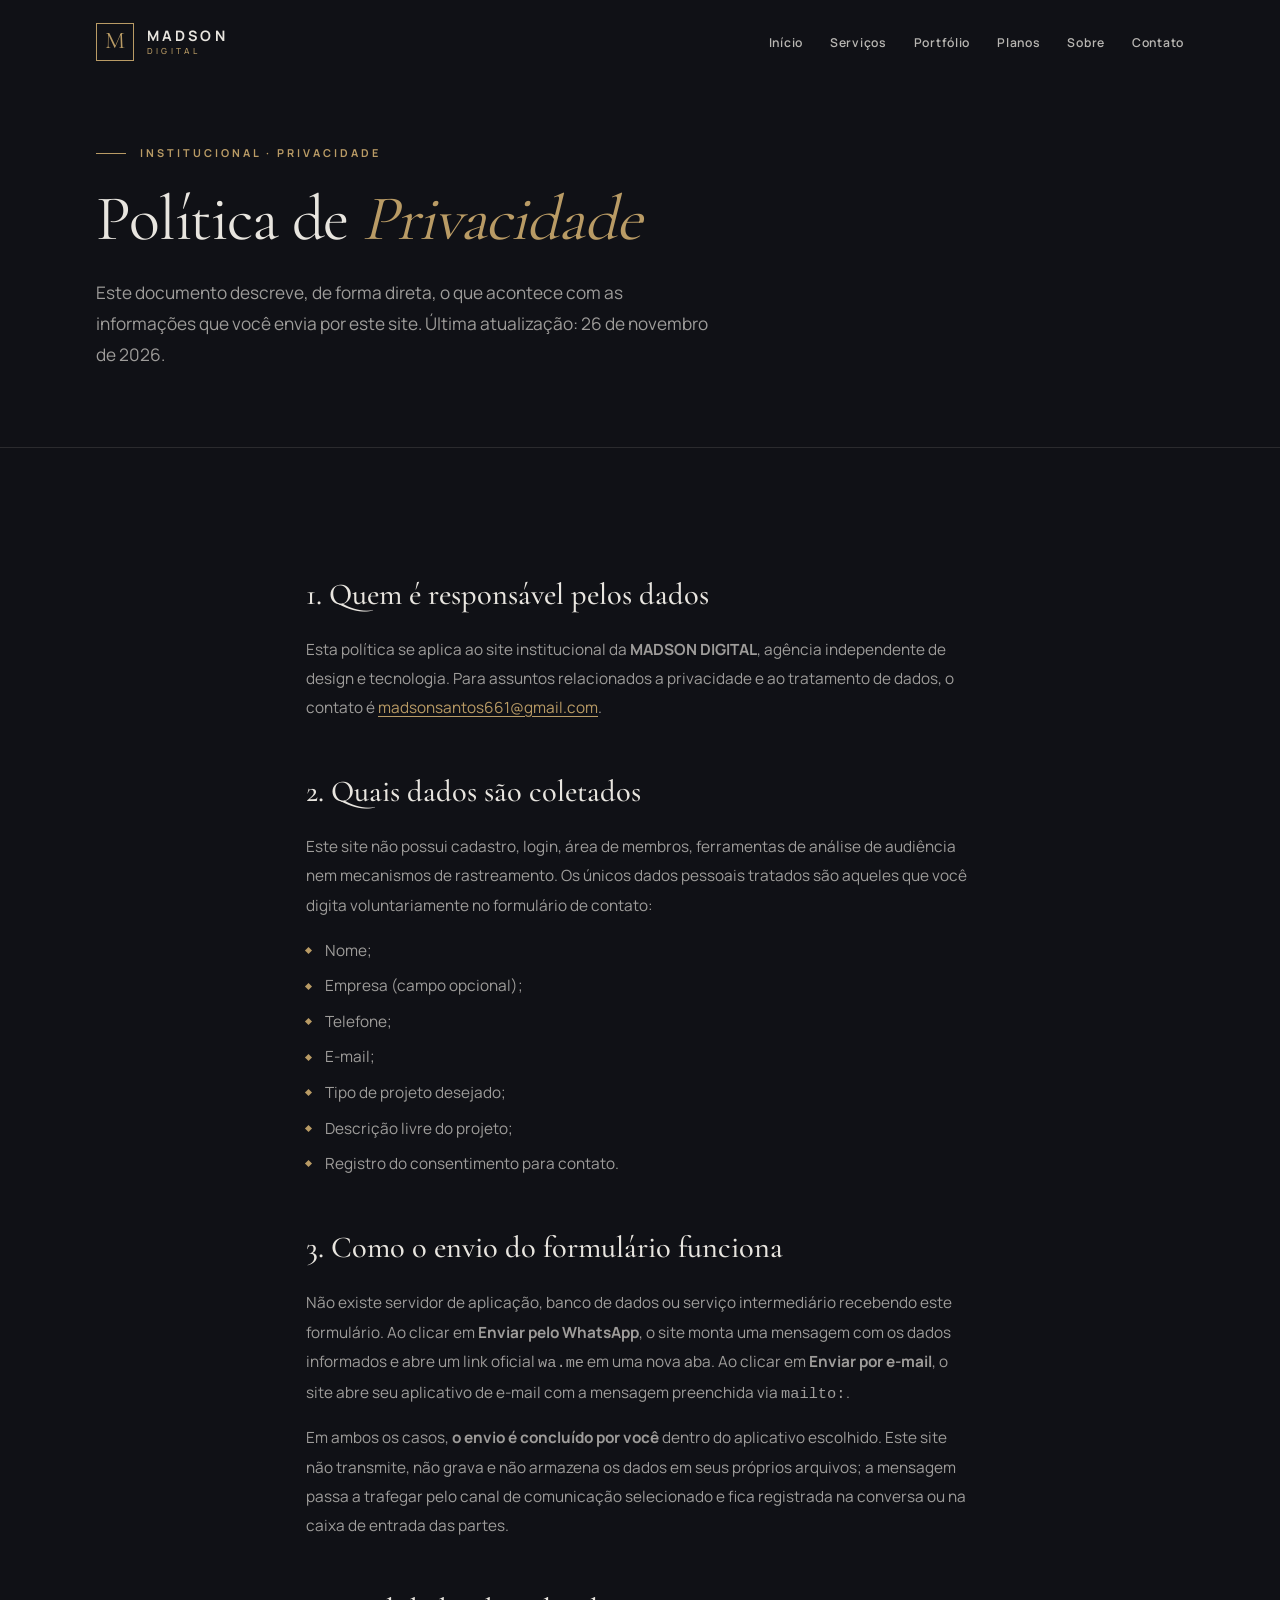
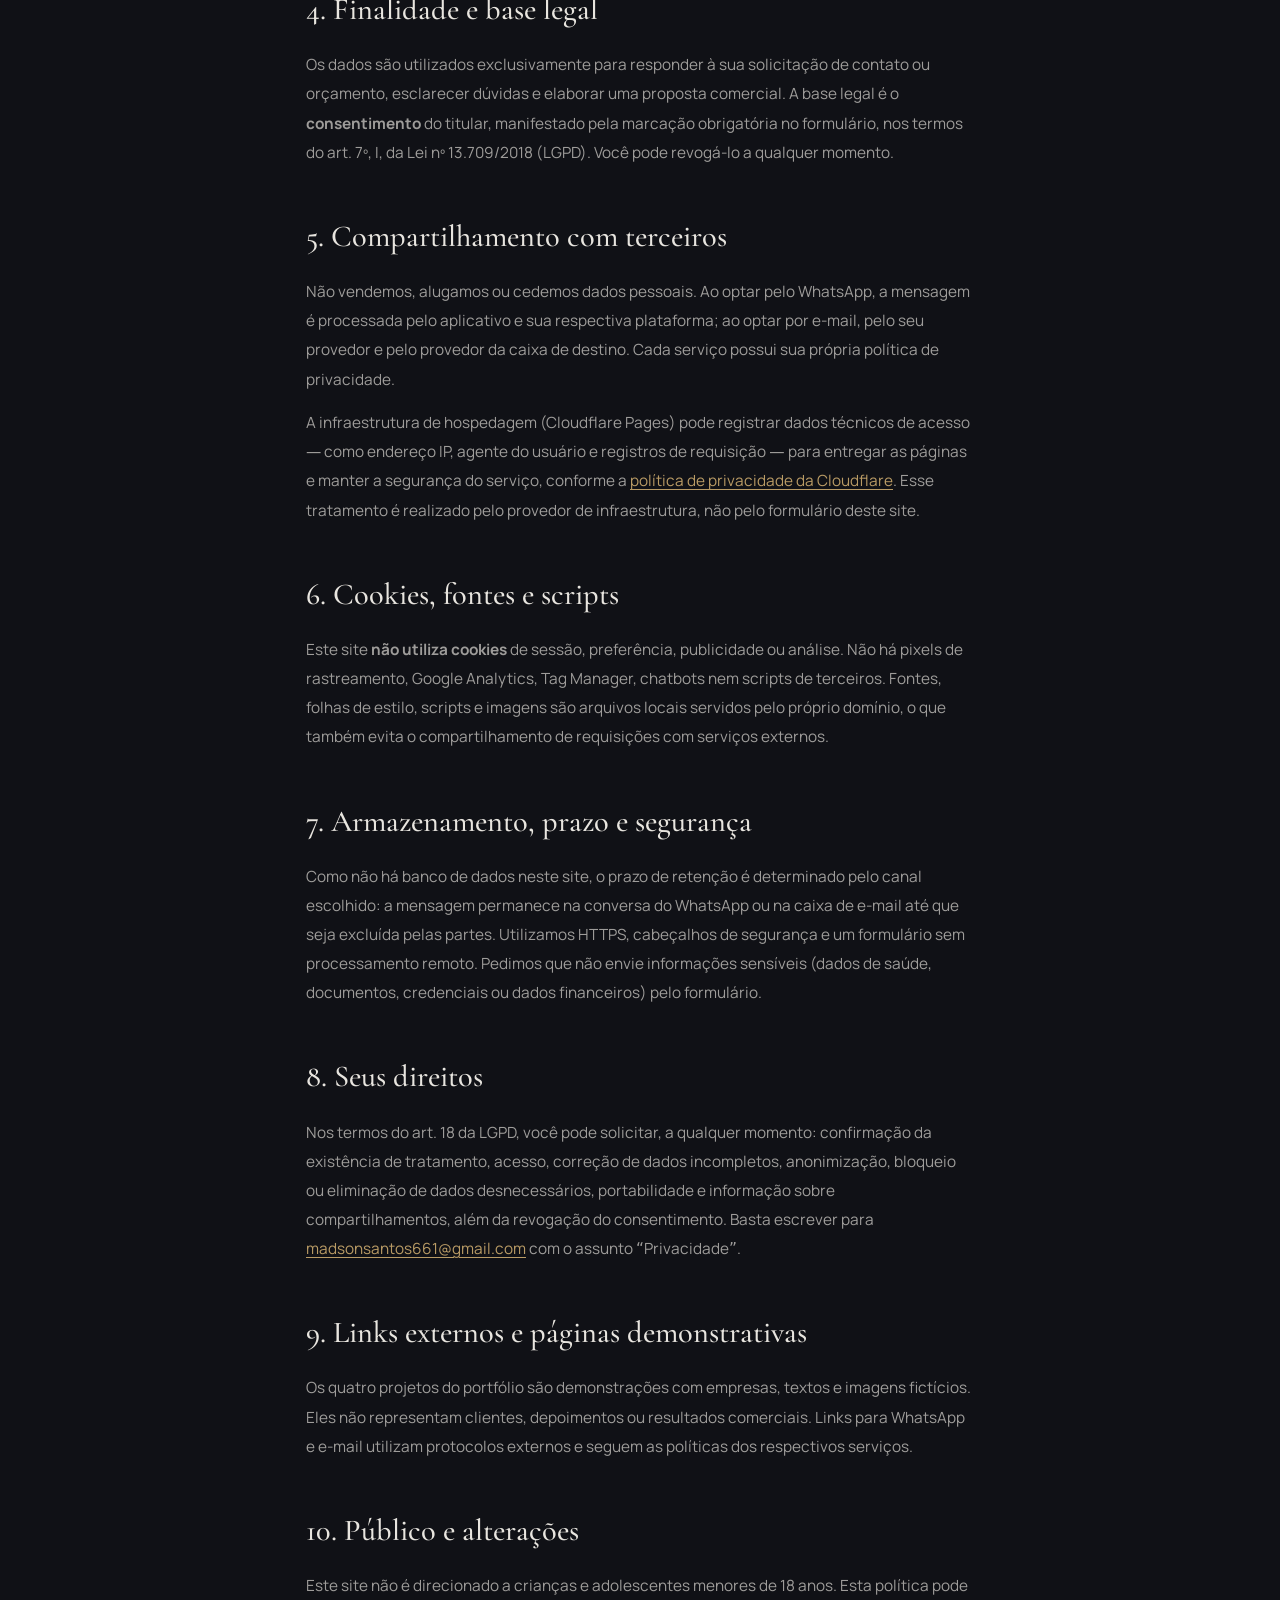
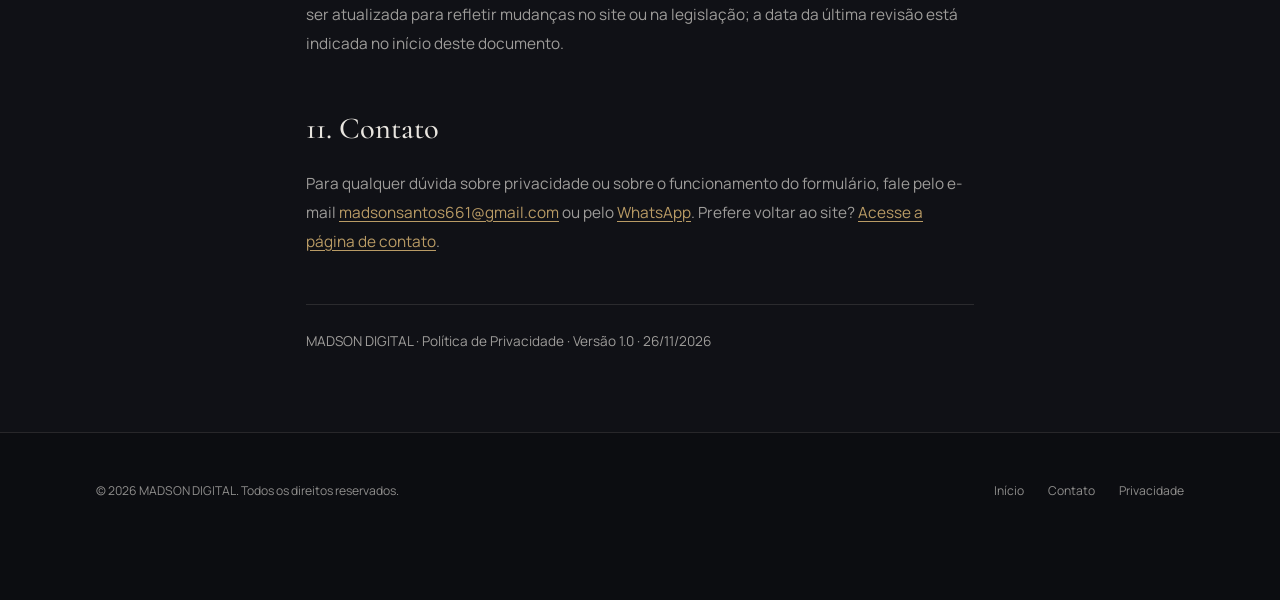
<file: privacidade.html>
<!doctype html>
<html lang="pt-BR">
<head>
  <meta charset="utf-8">
  <meta name="viewport" content="width=device-width, initial-scale=1">
  <title>Política de Privacidade — MADSON DIGITAL</title>
  <meta name="description" content="Saiba como a Madson Digital trata os dados enviados pelo formulário de contato: quais dados são coletados, como o envio funciona e como exercer seus direitos pela LGPD.">
  <meta name="theme-color" content="#101116">
  <meta name="color-scheme" content="dark light">
  <meta name="robots" content="index, follow">
  <link rel="canonical" href="https://madson-digital.pages.dev/privacidade.html">
  <meta property="og:type" content="website">
  <meta property="og:site_name" content="MADSON DIGITAL">
  <meta property="og:locale" content="pt_BR">
  <meta property="og:url" content="https://madson-digital.pages.dev/privacidade.html">
  <meta property="og:title" content="Política de Privacidade — MADSON DIGITAL">
  <meta property="og:description" content="Como tratamos os dados enviados pelo formulário de contato.">
  <meta property="og:image" content="https://madson-digital.pages.dev/assets/img/og-image.jpg">
  <link rel="icon" href="assets/img/favicon.svg" type="image/svg+xml">
  <link rel="icon" href="assets/img/icon-192.png" sizes="192x192" type="image/png">
  <link rel="apple-touch-icon" href="assets/img/apple-touch-icon.png">
  <link rel="manifest" href="site.webmanifest">
  <link rel="preload" href="assets/fonts/manrope-latin.woff2" as="font" type="font/woff2" crossorigin>
  <link rel="preload" href="assets/fonts/cormorant-latin.woff2" as="font" type="font/woff2" crossorigin>
  <link rel="stylesheet" href="assets/css/styles.css">
</head>
<body>
<a class="skip-link" href="#conteudo">Pular para o conteúdo</a>

<header class="site-header is-scrolled">
  <div class="container header__inner">
    <a class="logo" href="index.html">
      <span class="logo__mark" aria-hidden="true">M</span>
      <span class="logo__text"><strong>MADSON</strong><span>DIGITAL</span></span>
    </a>
    <nav class="nav" aria-label="Navegação principal">
      <ul class="nav__list">
        <li><a class="nav__link" href="index.html#inicio">Início</a></li>
        <li><a class="nav__link" href="index.html#servicos">Serviços</a></li>
        <li><a class="nav__link" href="index.html#portfolio">Portfólio</a></li>
        <li><a class="nav__link" href="index.html#planos">Planos</a></li>
        <li><a class="nav__link" href="index.html#sobre">Sobre</a></li>
        <li><a class="nav__link" href="index.html#contato">Contato</a></li>
      </ul>
    </nav>
  </div>
</header>

<main id="conteudo">
  <section class="page-hero">
    <div class="container">
      <p class="u-eyebrow">Institucional · Privacidade</p>
      <h1 class="u-title">Política de <em>Privacidade</em></h1>
      <p class="u-lead" style="margin-top:1.5rem">Este documento descreve, de forma direta, o que acontece com as informações que você envia por este site. Última atualização: 26 de novembro de 2026.</p>
    </div>
  </section>

  <section class="section section--tight">
    <div class="container legal">

      <h2>1. Quem é responsável pelos dados</h2>
      <p>Esta política se aplica ao site institucional da <strong>MADSON DIGITAL</strong>, agência independente de design e tecnologia. Para assuntos relacionados a privacidade e ao tratamento de dados, o contato é <a href="mailto:madsonsantos661@gmail.com">madsonsantos661@gmail.com</a>.</p>

      <h2>2. Quais dados são coletados</h2>
      <p>Este site não possui cadastro, login, área de membros, ferramentas de análise de audiência nem mecanismos de rastreamento. Os únicos dados pessoais tratados são aqueles que você digita voluntariamente no formulário de contato:</p>
      <ul>
        <li>Nome;</li>
        <li>Empresa (campo opcional);</li>
        <li>Telefone;</li>
        <li>E-mail;</li>
        <li>Tipo de projeto desejado;</li>
        <li>Descrição livre do projeto;</li>
        <li>Registro do consentimento para contato.</li>
      </ul>

      <h2>3. Como o envio do formulário funciona</h2>
      <p>Não existe servidor de aplicação, banco de dados ou serviço intermediário recebendo este formulário. Ao clicar em <strong>Enviar pelo WhatsApp</strong>, o site monta uma mensagem com os dados informados e abre um link oficial <code>wa.me</code> em uma nova aba. Ao clicar em <strong>Enviar por e-mail</strong>, o site abre seu aplicativo de e-mail com a mensagem preenchida via <code>mailto:</code>.</p>
      <p>Em ambos os casos, <strong>o envio é concluído por você</strong> dentro do aplicativo escolhido. Este site não transmite, não grava e não armazena os dados em seus próprios arquivos; a mensagem passa a trafegar pelo canal de comunicação selecionado e fica registrada na conversa ou na caixa de entrada das partes.</p>

      <h2>4. Finalidade e base legal</h2>
      <p>Os dados são utilizados exclusivamente para responder à sua solicitação de contato ou orçamento, esclarecer dúvidas e elaborar uma proposta comercial. A base legal é o <strong>consentimento</strong> do titular, manifestado pela marcação obrigatória no formulário, nos termos do art. 7º, I, da Lei nº 13.709/2018 (LGPD). Você pode revogá-lo a qualquer momento.</p>

      <h2>5. Compartilhamento com terceiros</h2>
      <p>Não vendemos, alugamos ou cedemos dados pessoais. Ao optar pelo WhatsApp, a mensagem é processada pelo aplicativo e sua respectiva plataforma; ao optar por e-mail, pelo seu provedor e pelo provedor da caixa de destino. Cada serviço possui sua própria política de privacidade.</p>
      <p>A infraestrutura de hospedagem (Cloudflare Pages) pode registrar dados técnicos de acesso — como endereço IP, agente do usuário e registros de requisição — para entregar as páginas e manter a segurança do serviço, conforme a <a href="https://www.cloudflare.com/privacypolicy/" target="_blank" rel="noopener noreferrer">política de privacidade da Cloudflare</a>. Esse tratamento é realizado pelo provedor de infraestrutura, não pelo formulário deste site.</p>

      <h2>6. Cookies, fontes e scripts</h2>
      <p>Este site <strong>não utiliza cookies</strong> de sessão, preferência, publicidade ou análise. Não há pixels de rastreamento, Google Analytics, Tag Manager, chatbots nem scripts de terceiros. Fontes, folhas de estilo, scripts e imagens são arquivos locais servidos pelo próprio domínio, o que também evita o compartilhamento de requisições com serviços externos.</p>

      <h2>7. Armazenamento, prazo e segurança</h2>
      <p>Como não há banco de dados neste site, o prazo de retenção é determinado pelo canal escolhido: a mensagem permanece na conversa do WhatsApp ou na caixa de e-mail até que seja excluída pelas partes. Utilizamos HTTPS, cabeçalhos de segurança e um formulário sem processamento remoto. Pedimos que não envie informações sensíveis (dados de saúde, documentos, credenciais ou dados financeiros) pelo formulário.</p>

      <h2>8. Seus direitos</h2>
      <p>Nos termos do art. 18 da LGPD, você pode solicitar, a qualquer momento: confirmação da existência de tratamento, acesso, correção de dados incompletos, anonimização, bloqueio ou eliminação de dados desnecessários, portabilidade e informação sobre compartilhamentos, além da revogação do consentimento. Basta escrever para <a href="mailto:madsonsantos661@gmail.com?subject=Privacidade%20-%20solicitacao%20do%20titular">madsonsantos661@gmail.com</a> com o assunto “Privacidade”.</p>

      <h2>9. Links externos e páginas demonstrativas</h2>
      <p>Os quatro projetos do portfólio são demonstrações com empresas, textos e imagens fictícios. Eles não representam clientes, depoimentos ou resultados comerciais. Links para WhatsApp e e-mail utilizam protocolos externos e seguem as políticas dos respectivos serviços.</p>

      <h2>10. Público e alterações</h2>
      <p>Este site não é direcionado a crianças e adolescentes menores de 18 anos. Esta política pode ser atualizada para refletir mudanças no site ou na legislação; a data da última revisão está indicada no início deste documento.</p>

      <h2>11. Contato</h2>
      <p>Para qualquer dúvida sobre privacidade ou sobre o funcionamento do formulário, fale pelo e-mail <a href="mailto:madsonsantos661@gmail.com">madsonsantos661@gmail.com</a> ou pelo <a data-whatsapp href="https://wa.me/5547997139043?text=Ol%C3%A1!%20Vim%20pelo%20site%20da%20Madson%20Digital%20e%20gostaria%20de%20solicitar%20um%20or%C3%A7amento." target="_blank" rel="noopener noreferrer">WhatsApp</a>. Prefere voltar ao site? <a href="index.html#contato">Acesse a página de contato</a>.</p>

      <hr class="u-hairline" style="margin-top:3rem">
      <p style="font-size:.85rem;margin-top:1.5rem">MADSON DIGITAL · Política de Privacidade · Versão 1.0 · 26/11/2026</p>
    </div>
  </section>
</main>

<footer class="site-footer section--tight" style="padding-top:3rem">
  <div class="container footer__bottom" style="margin-top:0;border-top:0;padding-top:0">
    <span>© <span data-year>2026</span> MADSON DIGITAL. Todos os direitos reservados.</span>
    <nav aria-label="Links do rodapé"><a href="index.html">Início</a><a href="index.html#contato">Contato</a><a href="privacidade.html">Privacidade</a></nav>
  </div>
</footer>

<script src="assets/js/config.js" defer></script>
<script src="assets/js/main.js" defer></script>
</body>
</html>
</file>
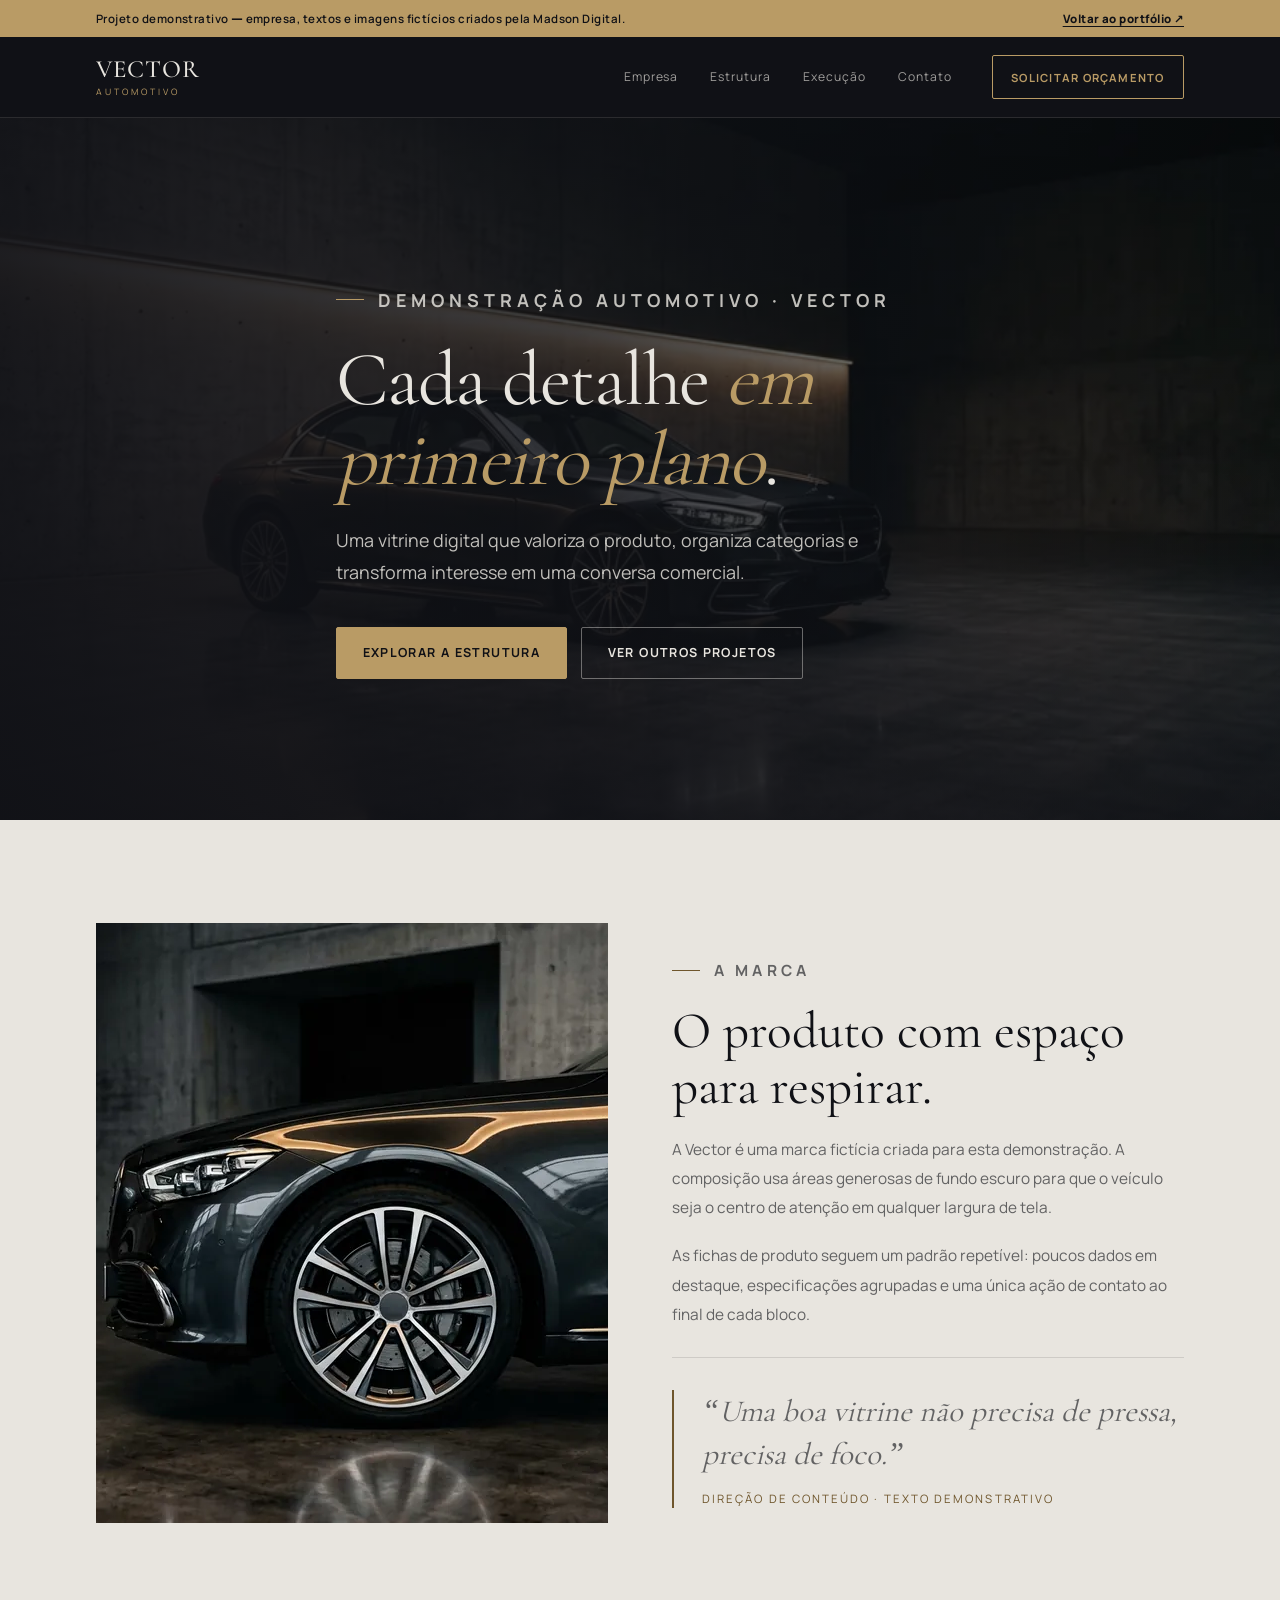
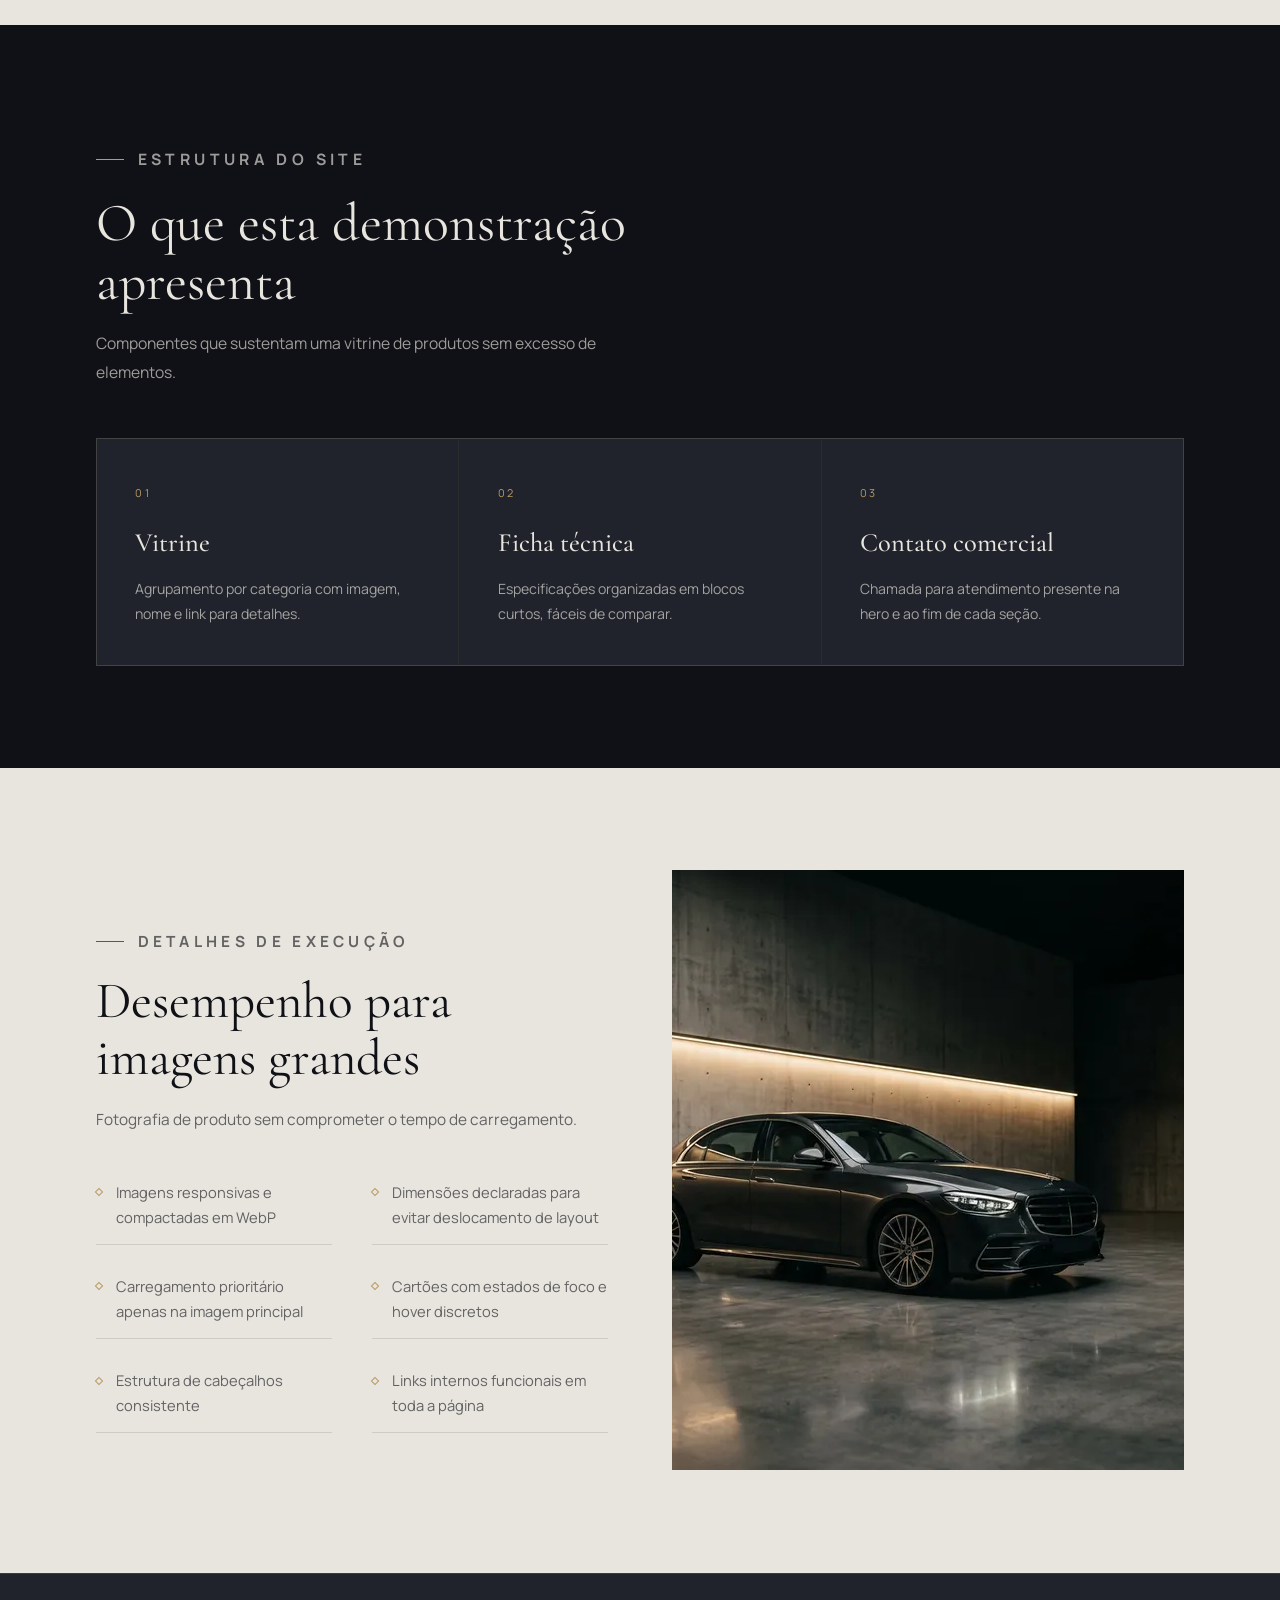
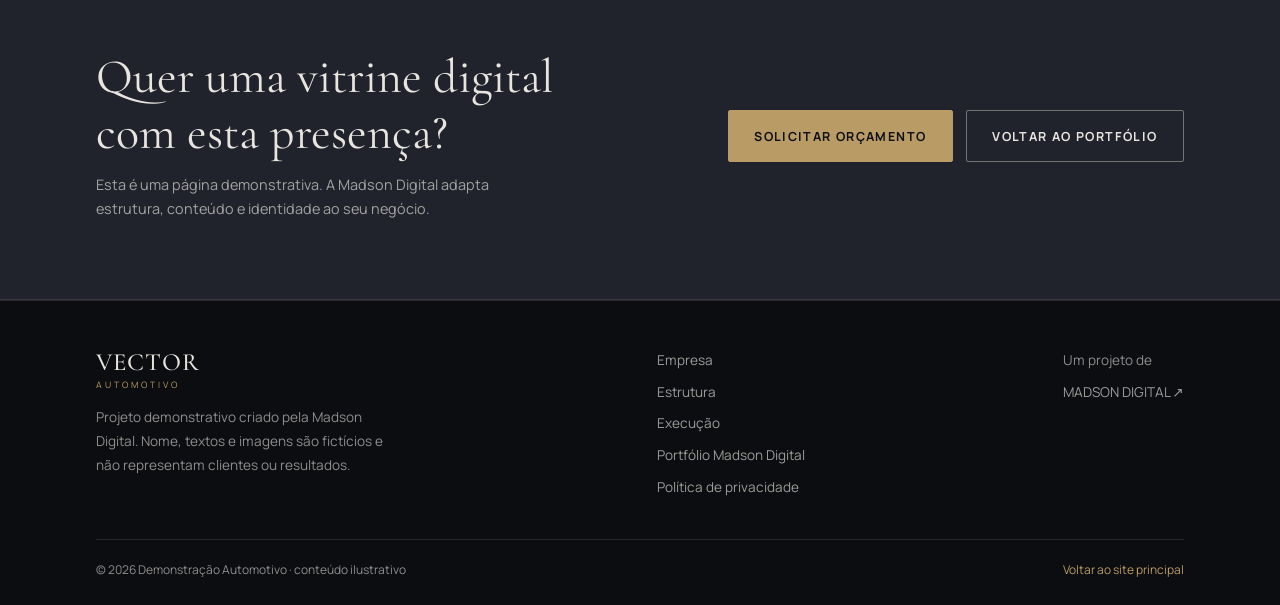
<file: demos/automotivo.html>
<!doctype html>
<html lang="pt-BR">
<head>
  <meta charset="utf-8">
  <meta name="viewport" content="width=device-width, initial-scale=1">
  <title>VECTOR — Demonstração Automotivo | MADSON DIGITAL</title>
  <meta name="description" content="Demonstração de site automotivo criada pela Madson Digital: vitrine de veículos, fichas técnicas e contato comercial direto.">
  <meta name="author" content="MADSON DIGITAL">
  <meta name="theme-color" content="#101116">
  <meta name="color-scheme" content="dark light">
  <meta name="robots" content="index, follow, max-image-preview:large">
  <link rel="canonical" href="https://madson-digital.pages.dev/demos/automotivo.html">
  <meta property="og:type" content="website">
  <meta property="og:site_name" content="MADSON DIGITAL">
  <meta property="og:locale" content="pt_BR">
  <meta property="og:url" content="https://madson-digital.pages.dev/demos/automotivo.html">
  <meta property="og:title" content="VECTOR — Demonstração de site automotivo">
  <meta property="og:description" content="Demonstração de site automotivo criada pela Madson Digital: vitrine de veículos, fichas técnicas e contato comercial direto.">
  <meta property="og:image" content="https://madson-digital.pages.dev/assets/img/projeto-automotivo.webp">
  <meta property="og:image:width" content="900">
  <meta property="og:image:height" content="600">
  <meta name="twitter:card" content="summary_large_image">
  <meta name="twitter:title" content="VECTOR — Demonstração de site automotivo">
  <meta name="twitter:description" content="Demonstração de site automotivo criada pela Madson Digital: vitrine de veículos, fichas técnicas e contato comercial direto.">
  <meta name="twitter:image" content="https://madson-digital.pages.dev/assets/img/projeto-automotivo.webp">
  <link rel="icon" href="../assets/img/favicon.svg" type="image/svg+xml">
  <link rel="icon" href="../assets/img/icon-192.png" sizes="192x192" type="image/png">
  <link rel="apple-touch-icon" href="../assets/img/apple-touch-icon.png">
  <link rel="manifest" href="../site.webmanifest">
  <link rel="preload" href="../assets/fonts/manrope-latin.woff2" as="font" type="font/woff2" crossorigin>
  <link rel="preload" href="../assets/fonts/cormorant-latin.woff2" as="font" type="font/woff2" crossorigin>
  <link rel="stylesheet" href="../assets/css/styles.css">
  <link rel="stylesheet" href="../assets/css/demos.css">
  <script type="application/ld+json">
  {
    "@context": "https://schema.org",
    "@type": "WebPage",
    "name": "VECTOR — Demonstração Automotivo",
    "description": "Demonstração de site automotivo criada pela Madson Digital: vitrine de veículos, fichas técnicas e contato comercial direto.",
    "url": "https://madson-digital.pages.dev/demos/automotivo.html",
    "inLanguage": "pt-BR",
    "isPartOf": { "@type": "WebSite", "name": "MADSON DIGITAL", "url": "https://madson-digital.pages.dev/" },
    "about": { "@type": "Thing", "name": "Projeto demonstrativo de site institucional" }
  }
  </script>
</head>
<body>
<a class="skip-link" href="#conteudo">Pular para o conteúdo</a>

<div class="demo-banner">
  <div class="container demo-banner__inner">
    <span>Projeto demonstrativo — empresa, textos e imagens fictícios criados pela Madson Digital.</span>
    <a href="../index.html#portfolio">Voltar ao portfólio ↗</a>
  </div>
</div>

<header class="demo-header">
  <div class="container demo-header__inner">
    <a class="demo-brand" href="#conteudo">
      <strong>VECTOR</strong><small>AUTOMOTIVO</small>
    </a>
    <nav class="demo-nav" aria-label="Navegação da demonstração">
      <a href="#empresa">Empresa</a>
      <a href="#solucoes">Estrutura</a>
      <a href="#processo">Execução</a>
      <a href="#contato">Contato</a>
    </nav>
    <a class="btn btn--outline-gold btn--sm" href="../index.html#contato">Solicitar orçamento</a>
  </div>
</header>

<main id="conteudo">
  <section class="demo-hero" aria-labelledby="demo-title">
    <div class="demo-hero__media">
      <img src="../assets/img/projeto-automotivo.webp" width="900" height="600" fetchpriority="high" alt="Sedã escuro em showroom de concreto com iluminação dourada discreta">
    </div>
    <div class="container demo-hero__content">
      <p class="demo-kicker reveal">Demonstração Automotivo · VECTOR</p>
      <h1 class="reveal" data-delay="1" id="demo-title">Cada detalhe <em>em primeiro plano</em>.</h1>
      <p class="reveal" data-delay="2">Uma vitrine digital que valoriza o produto, organiza categorias e transforma interesse em uma conversa comercial.</p>
      <div class="demo-hero__actions reveal" data-delay="3">
        <a class="btn btn--gold" href="#solucoes">Explorar a estrutura</a>
        <a class="btn btn--outline-light" href="../index.html#portfolio">Ver outros projetos</a>
      </div>
    </div>
  </section>

  <section class="demo-section surface-light" id="empresa" aria-labelledby="empresa-title">
    <div class="container">
      <div class="demo-split">
        <figure class="reveal"><img src="../assets/img/demo-automotivo-2.webp" width="900" height="600" loading="lazy" decoding="async" alt="Detalhe da dianteira e roda de um automóvel escuro em showroom"></figure>
        <div class="demo-split__body reveal" data-delay="1">
          <p class="demo-kicker">A marca</p>
          <h2 id="empresa-title" style="font-family:var(--font-display);font-weight:400;font-size:clamp(2.2rem,4vw,3.2rem);line-height:1.1;margin-top:1.1rem">O produto com espaço para respirar.</h2>
          <p>A Vector é uma marca fictícia criada para esta demonstração. A composição usa áreas generosas de fundo escuro para que o veículo seja o centro de atenção em qualquer largura de tela.</p>
          <p>As fichas de produto seguem um padrão repetível: poucos dados em destaque, especificações agrupadas e uma única ação de contato ao final de cada bloco.</p>
          <hr class="u-hairline">
          <div class="demo-quote">
            <p>“Uma boa vitrine não precisa de pressa, precisa de foco.”</p>
            <small>Direção de conteúdo · texto demonstrativo</small>
          </div>
        </div>
      </div>
    </div>
  </section>

  <section class="demo-section" id="solucoes" aria-labelledby="solucoes-title">
    <div class="container">
      <div class="demo-section__head reveal">
        <p class="demo-kicker">Estrutura do site</p>
        <h2 id="solucoes-title">O que esta demonstração apresenta</h2>
        <p>Componentes que sustentam uma vitrine de produtos sem excesso de elementos.</p>
      </div>
      <div class="demo-cards">
        <article class="demo-card reveal" data-delay="0"><span class="demo-card__num">01</span><h3>Vitrine</h3><p>Agrupamento por categoria com imagem, nome e link para detalhes.</p></article>
        <article class="demo-card reveal" data-delay="1"><span class="demo-card__num">02</span><h3>Ficha técnica</h3><p>Especificações organizadas em blocos curtos, fáceis de comparar.</p></article>
        <article class="demo-card reveal" data-delay="2"><span class="demo-card__num">03</span><h3>Contato comercial</h3><p>Chamada para atendimento presente na hero e ao fim de cada seção.</p></article>
      </div>
    </div>
  </section>

  <section class="demo-section surface-light" id="processo" aria-labelledby="processo-title">
    <div class="container demo-split">
      <div class="demo-split__body reveal">
        <p class="demo-kicker">Detalhes de execução</p>
        <h2 id="processo-title" style="font-family:var(--font-display);font-weight:400;font-size:clamp(2.2rem,4vw,3.2rem);line-height:1.1;margin-top:1.1rem">Desempenho para imagens grandes</h2>
        <p>Fotografia de produto sem comprometer o tempo de carregamento.</p>
        <ul class="demo-list">
          <li>Imagens responsivas e compactadas em WebP</li>
          <li>Dimensões declaradas para evitar deslocamento de layout</li>
          <li>Carregamento prioritário apenas na imagem principal</li>
          <li>Cartões com estados de foco e hover discretos</li>
          <li>Estrutura de cabeçalhos consistente</li>
          <li>Links internos funcionais em toda a página</li>
        </ul>
      </div>
      <figure class="reveal" data-delay="1"><img src="../assets/img/projeto-automotivo.webp" width="900" height="600" loading="lazy" decoding="async" alt="Sedã escuro em showroom de concreto com iluminação dourada discreta"></figure>
    </div>
  </section>

  <section class="demo-cta" id="contato" aria-labelledby="cta-title">
    <div class="container demo-cta__inner">
      <div class="reveal">
        <h2 id="cta-title">Quer uma vitrine digital com esta presença?</h2>
        <p>Esta é uma página demonstrativa. A Madson Digital adapta estrutura, conteúdo e identidade ao seu negócio.</p>
      </div>
      <div class="reveal" data-delay="1" style="display:flex;gap:.8rem;flex-wrap:wrap">
        <a class="btn btn--gold" href="../index.html#contato">Solicitar orçamento</a>
        <a class="btn btn--outline-light" href="../index.html#portfolio">Voltar ao portfólio</a>
      </div>
    </div>
  </section>
</main>

<footer class="demo-footer">
  <div class="container">
    <div class="demo-footer__grid">
      <div>
        <a class="demo-brand" href="#conteudo"><strong>VECTOR</strong><small>AUTOMOTIVO</small></a>
        <p>Projeto demonstrativo criado pela Madson Digital. Nome, textos e imagens são fictícios e não representam clientes ou resultados.</p>
      </div>
      <nav class="demo-footer__links" aria-label="Links da demonstração">
        <a href="#empresa">Empresa</a>
        <a href="#solucoes">Estrutura</a>
        <a href="#processo">Execução</a>
        <a href="../index.html#portfolio">Portfólio Madson Digital</a>
        <a href="../privacidade.html">Política de privacidade</a>
      </nav>
      <div class="demo-footer__links">
        <span style="color:var(--ink-faint)">Um projeto de</span>
        <a href="../index.html">MADSON DIGITAL ↗</a>
      </div>
    </div>
    <div class="demo-footer__bottom">
      <span>© <span data-year>2026</span> Demonstração Automotivo · conteúdo ilustrativo</span>
      <a href="../index.html">Voltar ao site principal</a>
    </div>
  </div>
</footer>

<script src="../assets/js/config.js" defer></script>
<script src="../assets/js/main.js" defer></script>
</body>
</html>
</file>
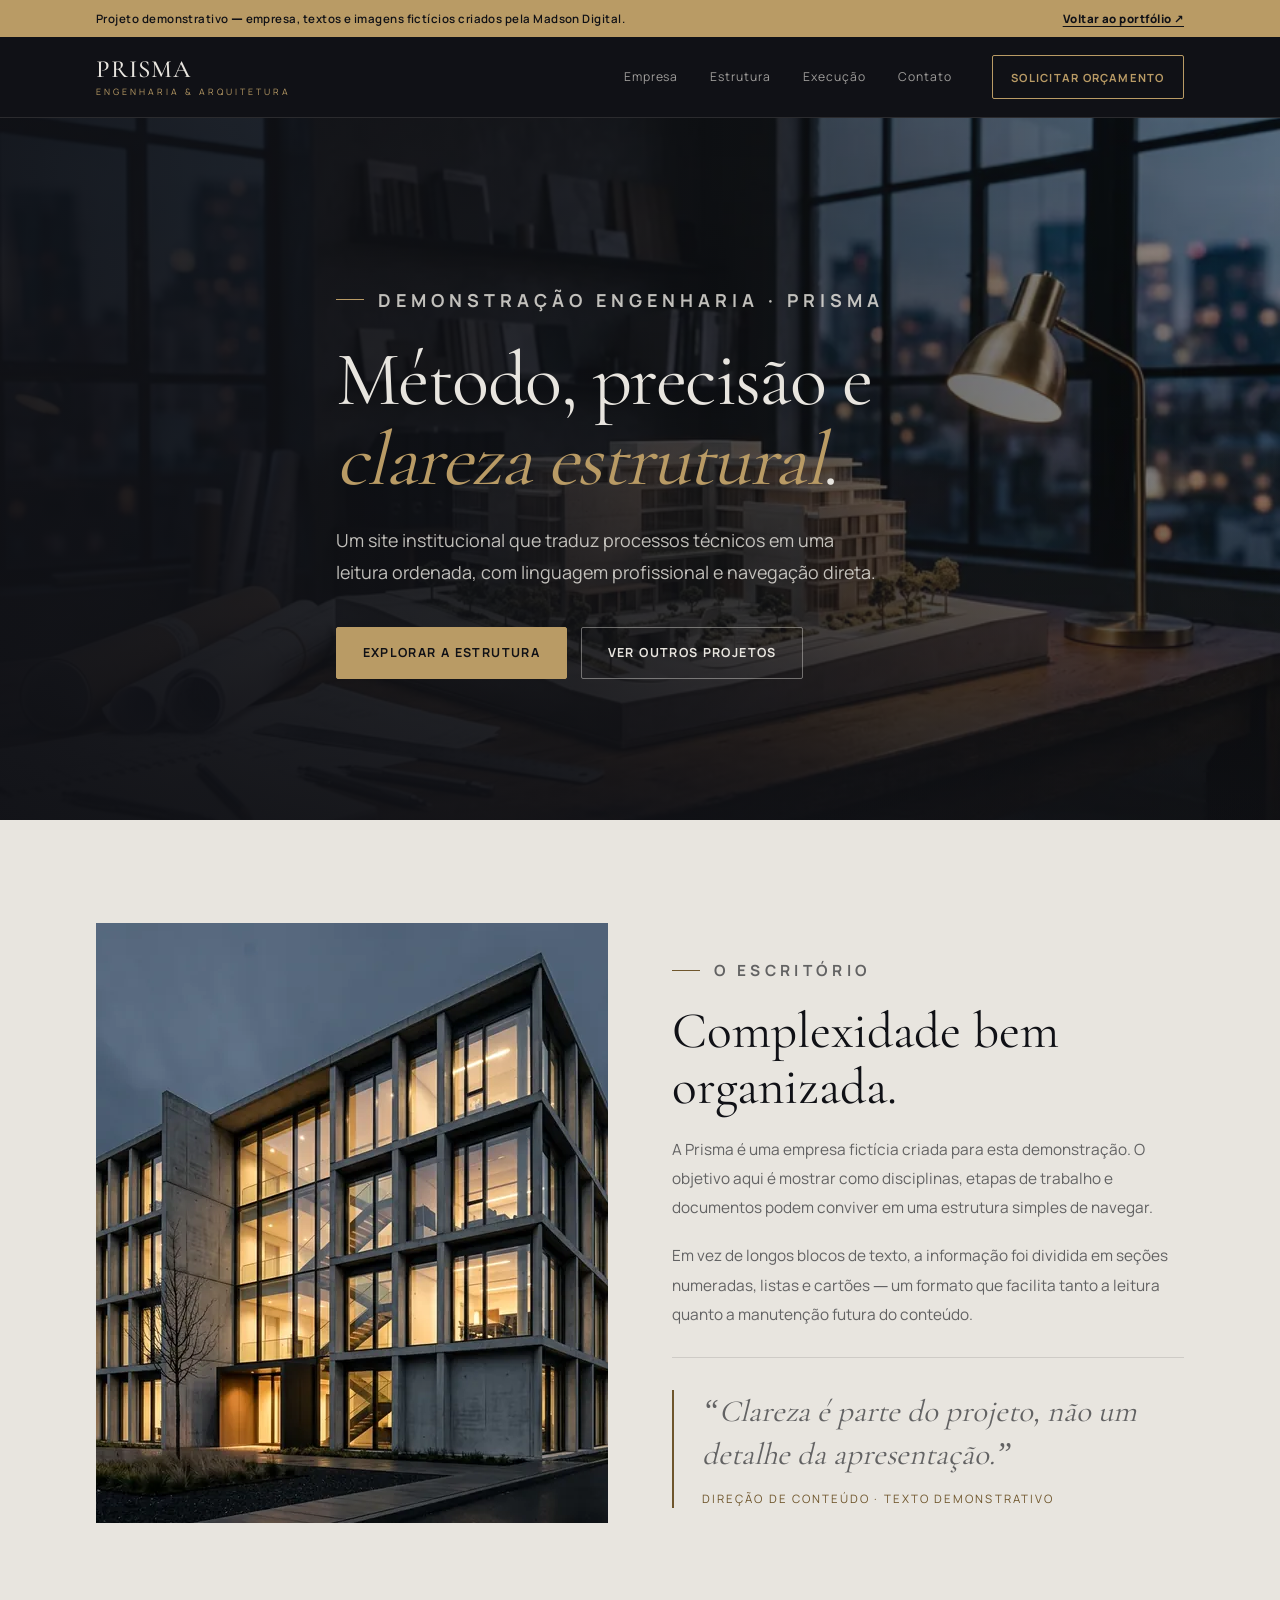
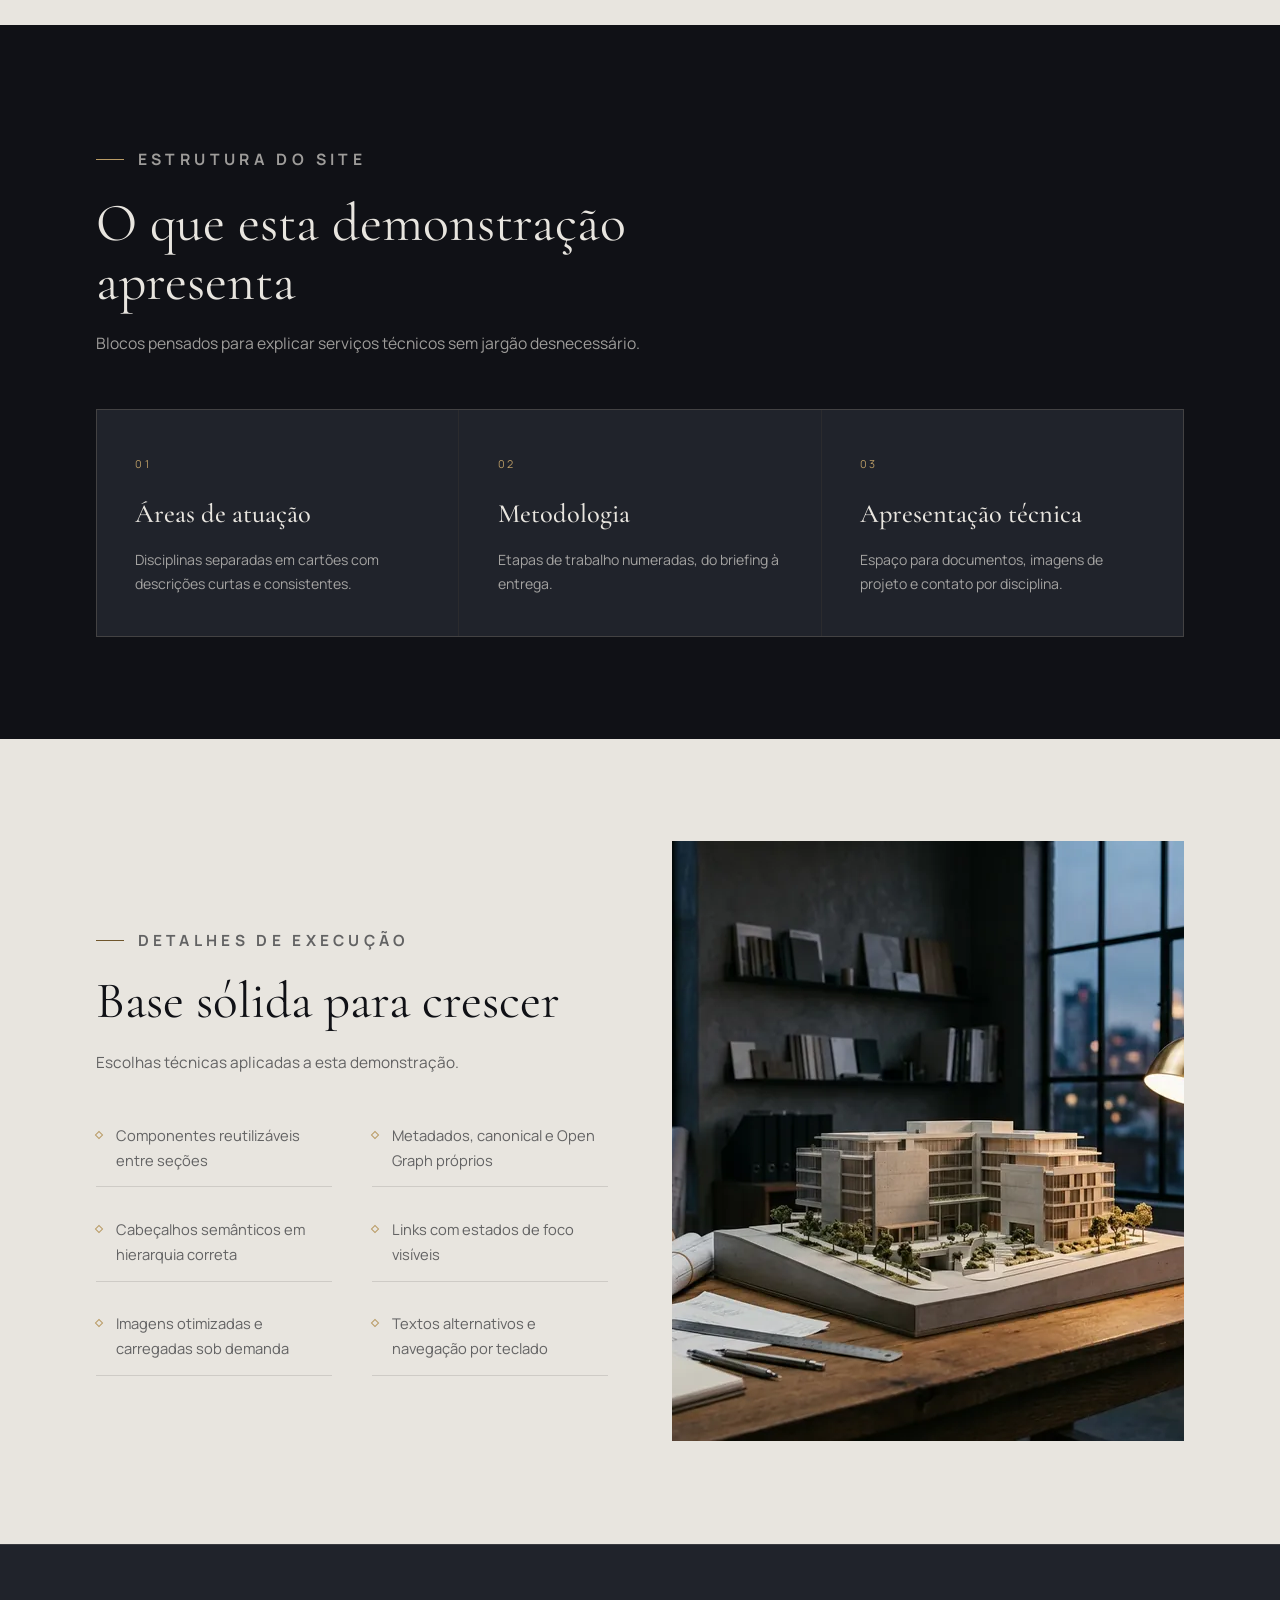
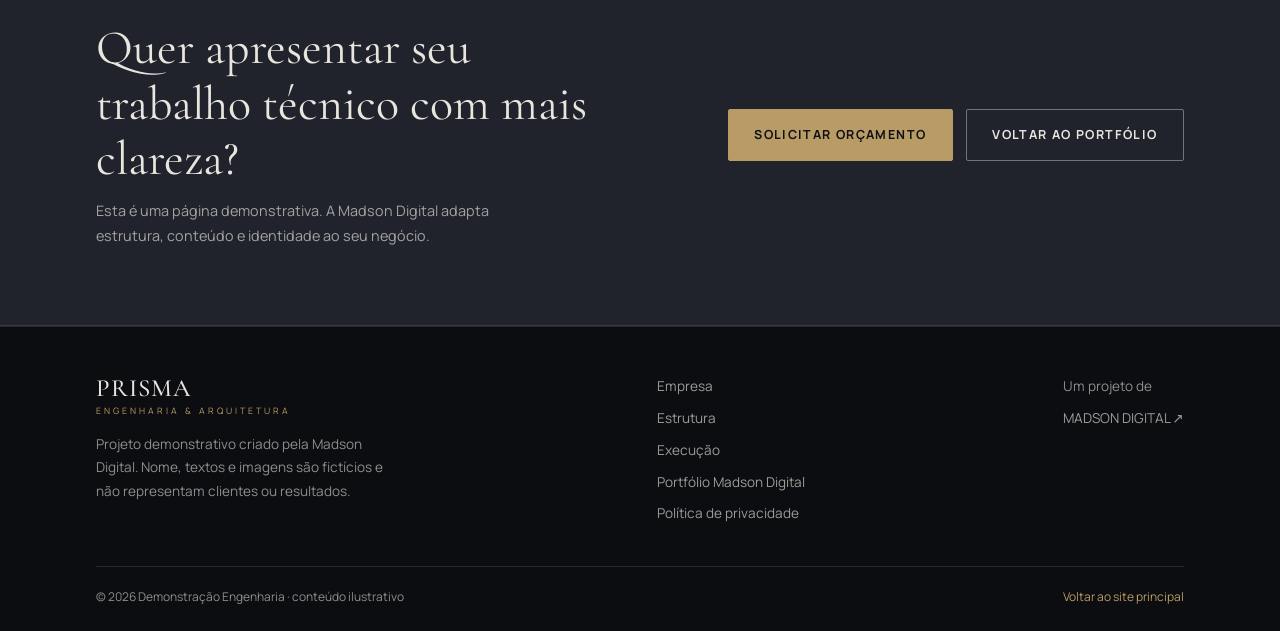
<file: demos/engenharia.html>
<!doctype html>
<html lang="pt-BR">
<head>
  <meta charset="utf-8">
  <meta name="viewport" content="width=device-width, initial-scale=1">
  <title>PRISMA — Demonstração Engenharia | MADSON DIGITAL</title>
  <meta name="description" content="Demonstração de site para engenharia criada pela Madson Digital: áreas de atuação, metodologia em etapas e apresentação técnica objetiva.">
  <meta name="author" content="MADSON DIGITAL">
  <meta name="theme-color" content="#101116">
  <meta name="color-scheme" content="dark light">
  <meta name="robots" content="index, follow, max-image-preview:large">
  <link rel="canonical" href="https://madson-digital.pages.dev/demos/engenharia.html">
  <meta property="og:type" content="website">
  <meta property="og:site_name" content="MADSON DIGITAL">
  <meta property="og:locale" content="pt_BR">
  <meta property="og:url" content="https://madson-digital.pages.dev/demos/engenharia.html">
  <meta property="og:title" content="PRISMA — Demonstração de site engenharia">
  <meta property="og:description" content="Demonstração de site para engenharia criada pela Madson Digital: áreas de atuação, metodologia em etapas e apresentação técnica objetiva.">
  <meta property="og:image" content="https://madson-digital.pages.dev/assets/img/projeto-engenharia.webp">
  <meta property="og:image:width" content="900">
  <meta property="og:image:height" content="600">
  <meta name="twitter:card" content="summary_large_image">
  <meta name="twitter:title" content="PRISMA — Demonstração de site engenharia">
  <meta name="twitter:description" content="Demonstração de site para engenharia criada pela Madson Digital: áreas de atuação, metodologia em etapas e apresentação técnica objetiva.">
  <meta name="twitter:image" content="https://madson-digital.pages.dev/assets/img/projeto-engenharia.webp">
  <link rel="icon" href="../assets/img/favicon.svg" type="image/svg+xml">
  <link rel="icon" href="../assets/img/icon-192.png" sizes="192x192" type="image/png">
  <link rel="apple-touch-icon" href="../assets/img/apple-touch-icon.png">
  <link rel="manifest" href="../site.webmanifest">
  <link rel="preload" href="../assets/fonts/manrope-latin.woff2" as="font" type="font/woff2" crossorigin>
  <link rel="preload" href="../assets/fonts/cormorant-latin.woff2" as="font" type="font/woff2" crossorigin>
  <link rel="stylesheet" href="../assets/css/styles.css">
  <link rel="stylesheet" href="../assets/css/demos.css">
  <script type="application/ld+json">
  {
    "@context": "https://schema.org",
    "@type": "WebPage",
    "name": "PRISMA — Demonstração Engenharia",
    "description": "Demonstração de site para engenharia criada pela Madson Digital: áreas de atuação, metodologia em etapas e apresentação técnica objetiva.",
    "url": "https://madson-digital.pages.dev/demos/engenharia.html",
    "inLanguage": "pt-BR",
    "isPartOf": { "@type": "WebSite", "name": "MADSON DIGITAL", "url": "https://madson-digital.pages.dev/" },
    "about": { "@type": "Thing", "name": "Projeto demonstrativo de site institucional" }
  }
  </script>
</head>
<body>
<a class="skip-link" href="#conteudo">Pular para o conteúdo</a>

<div class="demo-banner">
  <div class="container demo-banner__inner">
    <span>Projeto demonstrativo — empresa, textos e imagens fictícios criados pela Madson Digital.</span>
    <a href="../index.html#portfolio">Voltar ao portfólio ↗</a>
  </div>
</div>

<header class="demo-header">
  <div class="container demo-header__inner">
    <a class="demo-brand" href="#conteudo">
      <strong>PRISMA</strong><small>ENGENHARIA & ARQUITETURA</small>
    </a>
    <nav class="demo-nav" aria-label="Navegação da demonstração">
      <a href="#empresa">Empresa</a>
      <a href="#solucoes">Estrutura</a>
      <a href="#processo">Execução</a>
      <a href="#contato">Contato</a>
    </nav>
    <a class="btn btn--outline-gold btn--sm" href="../index.html#contato">Solicitar orçamento</a>
  </div>
</header>

<main id="conteudo">
  <section class="demo-hero" aria-labelledby="demo-title">
    <div class="demo-hero__media">
      <img src="../assets/img/projeto-engenharia.webp" width="900" height="600" fetchpriority="high" alt="Maquete arquitetônica sobre mesa em estúdio de engenharia">
    </div>
    <div class="container demo-hero__content">
      <p class="demo-kicker reveal">Demonstração Engenharia · PRISMA</p>
      <h1 class="reveal" data-delay="1" id="demo-title">Método, precisão e <em>clareza estrutural</em>.</h1>
      <p class="reveal" data-delay="2">Um site institucional que traduz processos técnicos em uma leitura ordenada, com linguagem profissional e navegação direta.</p>
      <div class="demo-hero__actions reveal" data-delay="3">
        <a class="btn btn--gold" href="#solucoes">Explorar a estrutura</a>
        <a class="btn btn--outline-light" href="../index.html#portfolio">Ver outros projetos</a>
      </div>
    </div>
  </section>

  <section class="demo-section surface-light" id="empresa" aria-labelledby="empresa-title">
    <div class="container">
      <div class="demo-split">
        <figure class="reveal"><img src="../assets/img/demo-engenharia-2.webp" width="900" height="600" loading="lazy" decoding="async" alt="Fachada de edifício contemporâneo em concreto e vidro ao anoitecer"></figure>
        <div class="demo-split__body reveal" data-delay="1">
          <p class="demo-kicker">O escritório</p>
          <h2 id="empresa-title" style="font-family:var(--font-display);font-weight:400;font-size:clamp(2.2rem,4vw,3.2rem);line-height:1.1;margin-top:1.1rem">Complexidade bem organizada.</h2>
          <p>A Prisma é uma empresa fictícia criada para esta demonstração. O objetivo aqui é mostrar como disciplinas, etapas de trabalho e documentos podem conviver em uma estrutura simples de navegar.</p>
          <p>Em vez de longos blocos de texto, a informação foi dividida em seções numeradas, listas e cartões — um formato que facilita tanto a leitura quanto a manutenção futura do conteúdo.</p>
          <hr class="u-hairline">
          <div class="demo-quote">
            <p>“Clareza é parte do projeto, não um detalhe da apresentação.”</p>
            <small>Direção de conteúdo · texto demonstrativo</small>
          </div>
        </div>
      </div>
    </div>
  </section>

  <section class="demo-section" id="solucoes" aria-labelledby="solucoes-title">
    <div class="container">
      <div class="demo-section__head reveal">
        <p class="demo-kicker">Estrutura do site</p>
        <h2 id="solucoes-title">O que esta demonstração apresenta</h2>
        <p>Blocos pensados para explicar serviços técnicos sem jargão desnecessário.</p>
      </div>
      <div class="demo-cards">
        <article class="demo-card reveal" data-delay="0"><span class="demo-card__num">01</span><h3>Áreas de atuação</h3><p>Disciplinas separadas em cartões com descrições curtas e consistentes.</p></article>
        <article class="demo-card reveal" data-delay="1"><span class="demo-card__num">02</span><h3>Metodologia</h3><p>Etapas de trabalho numeradas, do briefing à entrega.</p></article>
        <article class="demo-card reveal" data-delay="2"><span class="demo-card__num">03</span><h3>Apresentação técnica</h3><p>Espaço para documentos, imagens de projeto e contato por disciplina.</p></article>
      </div>
    </div>
  </section>

  <section class="demo-section surface-light" id="processo" aria-labelledby="processo-title">
    <div class="container demo-split">
      <div class="demo-split__body reveal">
        <p class="demo-kicker">Detalhes de execução</p>
        <h2 id="processo-title" style="font-family:var(--font-display);font-weight:400;font-size:clamp(2.2rem,4vw,3.2rem);line-height:1.1;margin-top:1.1rem">Base sólida para crescer</h2>
        <p>Escolhas técnicas aplicadas a esta demonstração.</p>
        <ul class="demo-list">
          <li>Componentes reutilizáveis entre seções</li>
          <li>Metadados, canonical e Open Graph próprios</li>
          <li>Cabeçalhos semânticos em hierarquia correta</li>
          <li>Links com estados de foco visíveis</li>
          <li>Imagens otimizadas e carregadas sob demanda</li>
          <li>Textos alternativos e navegação por teclado</li>
        </ul>
      </div>
      <figure class="reveal" data-delay="1"><img src="../assets/img/projeto-engenharia.webp" width="900" height="600" loading="lazy" decoding="async" alt="Maquete arquitetônica sobre mesa em estúdio de engenharia"></figure>
    </div>
  </section>

  <section class="demo-cta" id="contato" aria-labelledby="cta-title">
    <div class="container demo-cta__inner">
      <div class="reveal">
        <h2 id="cta-title">Quer apresentar seu trabalho técnico com mais clareza?</h2>
        <p>Esta é uma página demonstrativa. A Madson Digital adapta estrutura, conteúdo e identidade ao seu negócio.</p>
      </div>
      <div class="reveal" data-delay="1" style="display:flex;gap:.8rem;flex-wrap:wrap">
        <a class="btn btn--gold" href="../index.html#contato">Solicitar orçamento</a>
        <a class="btn btn--outline-light" href="../index.html#portfolio">Voltar ao portfólio</a>
      </div>
    </div>
  </section>
</main>

<footer class="demo-footer">
  <div class="container">
    <div class="demo-footer__grid">
      <div>
        <a class="demo-brand" href="#conteudo"><strong>PRISMA</strong><small>ENGENHARIA & ARQUITETURA</small></a>
        <p>Projeto demonstrativo criado pela Madson Digital. Nome, textos e imagens são fictícios e não representam clientes ou resultados.</p>
      </div>
      <nav class="demo-footer__links" aria-label="Links da demonstração">
        <a href="#empresa">Empresa</a>
        <a href="#solucoes">Estrutura</a>
        <a href="#processo">Execução</a>
        <a href="../index.html#portfolio">Portfólio Madson Digital</a>
        <a href="../privacidade.html">Política de privacidade</a>
      </nav>
      <div class="demo-footer__links">
        <span style="color:var(--ink-faint)">Um projeto de</span>
        <a href="../index.html">MADSON DIGITAL ↗</a>
      </div>
    </div>
    <div class="demo-footer__bottom">
      <span>© <span data-year>2026</span> Demonstração Engenharia · conteúdo ilustrativo</span>
      <a href="../index.html">Voltar ao site principal</a>
    </div>
  </div>
</footer>

<script src="../assets/js/config.js" defer></script>
<script src="../assets/js/main.js" defer></script>
</body>
</html>
</file>
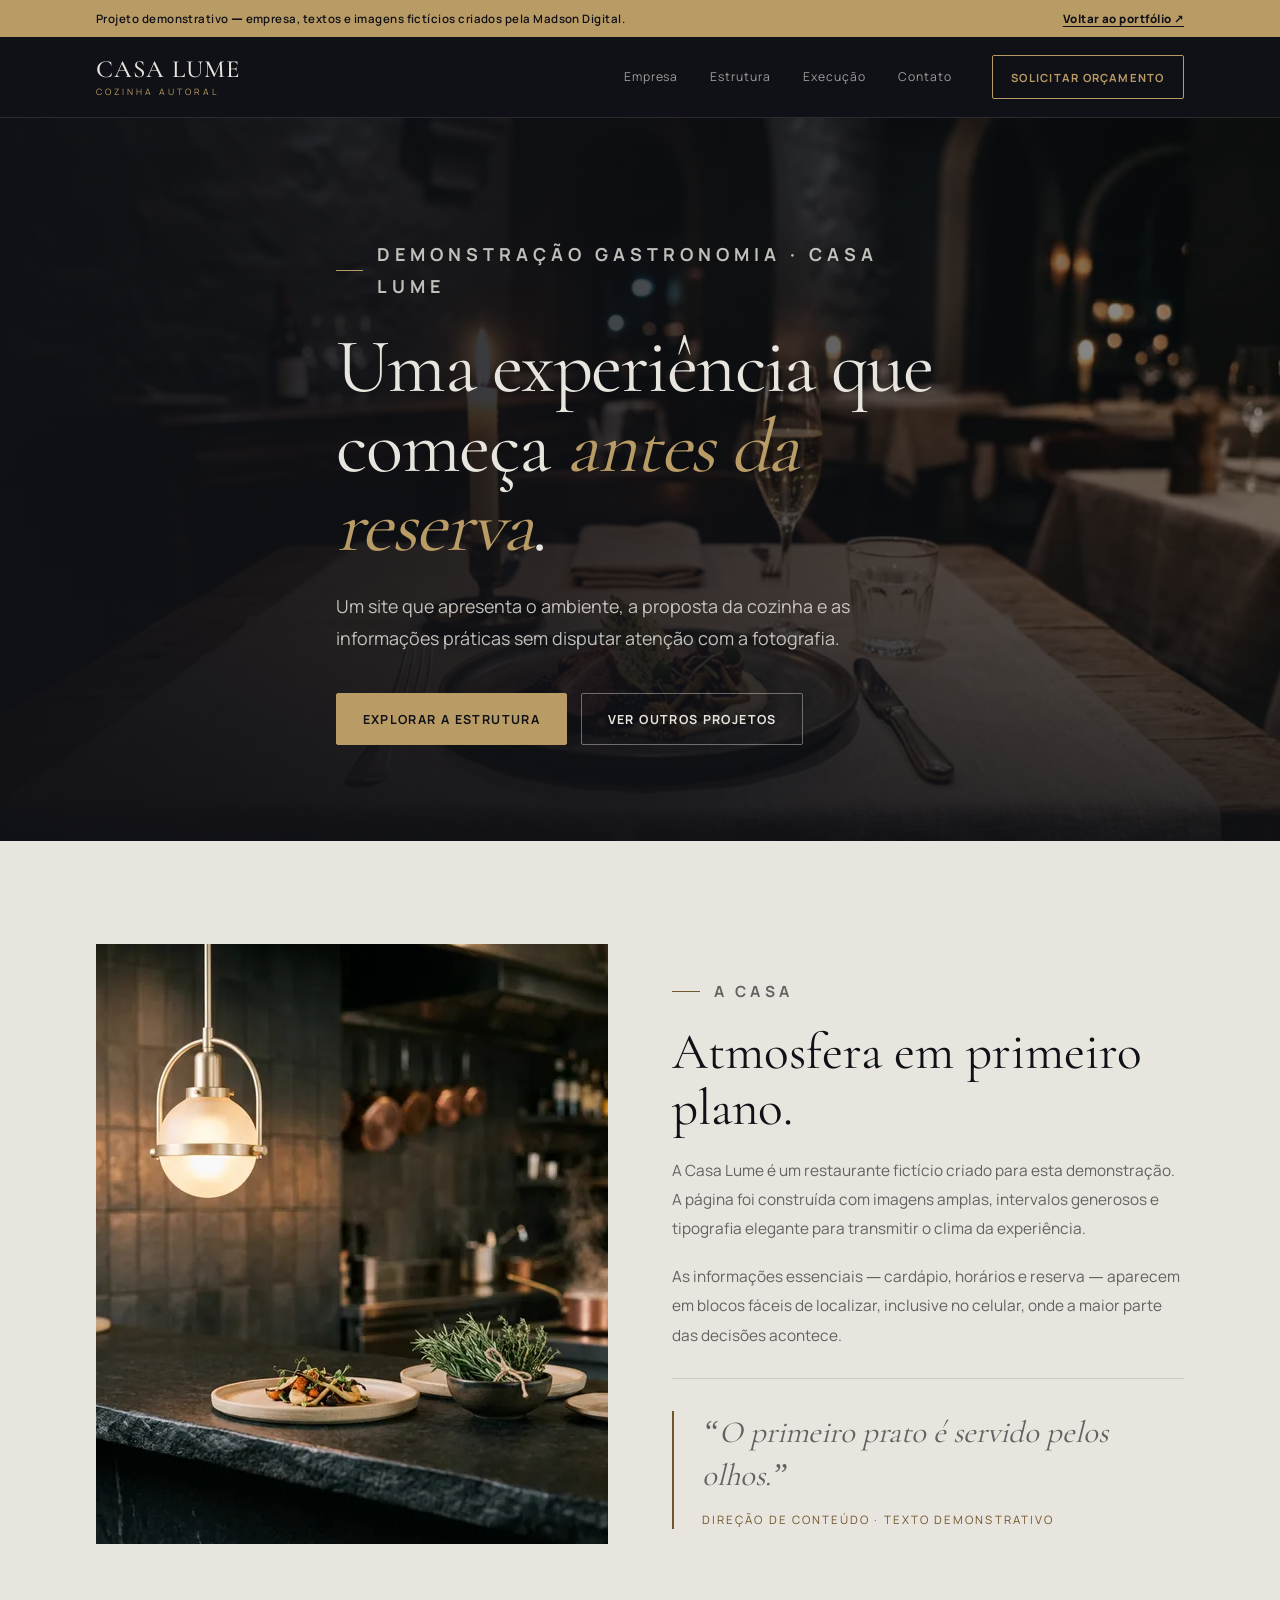
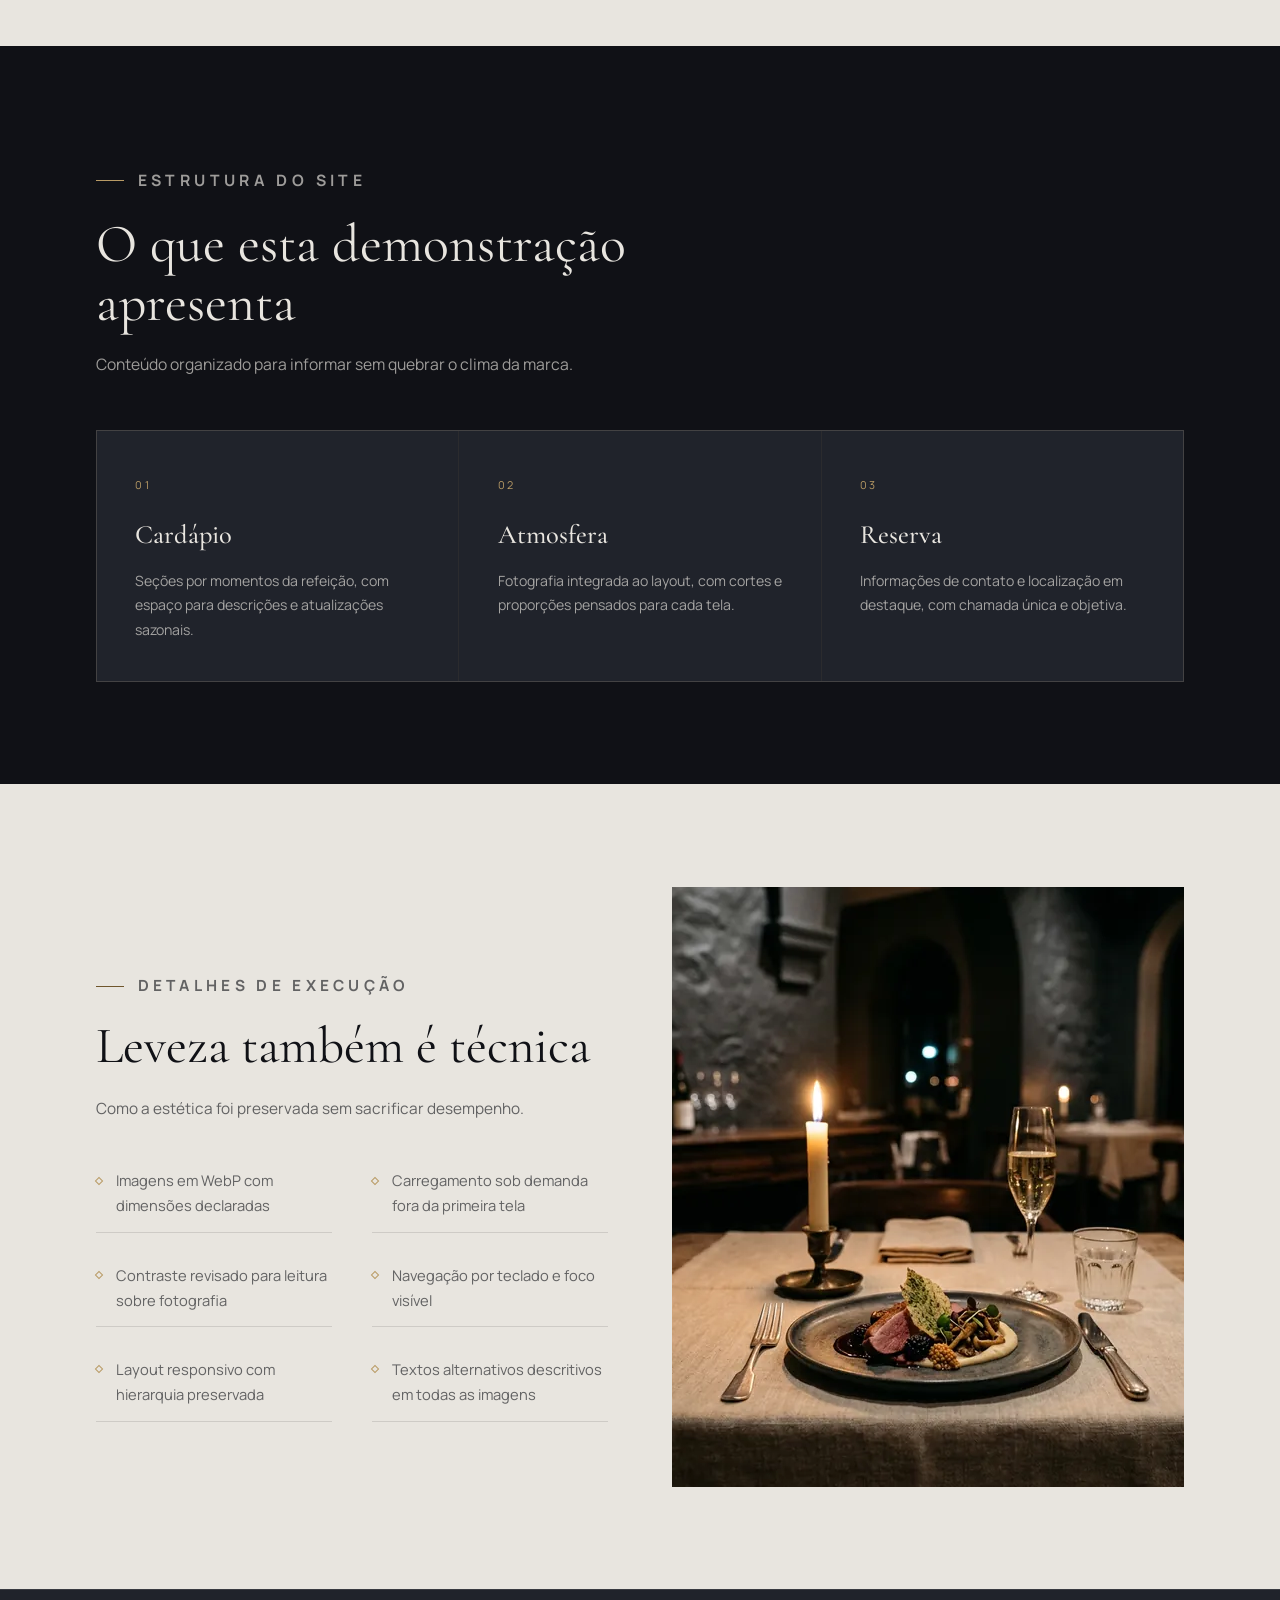
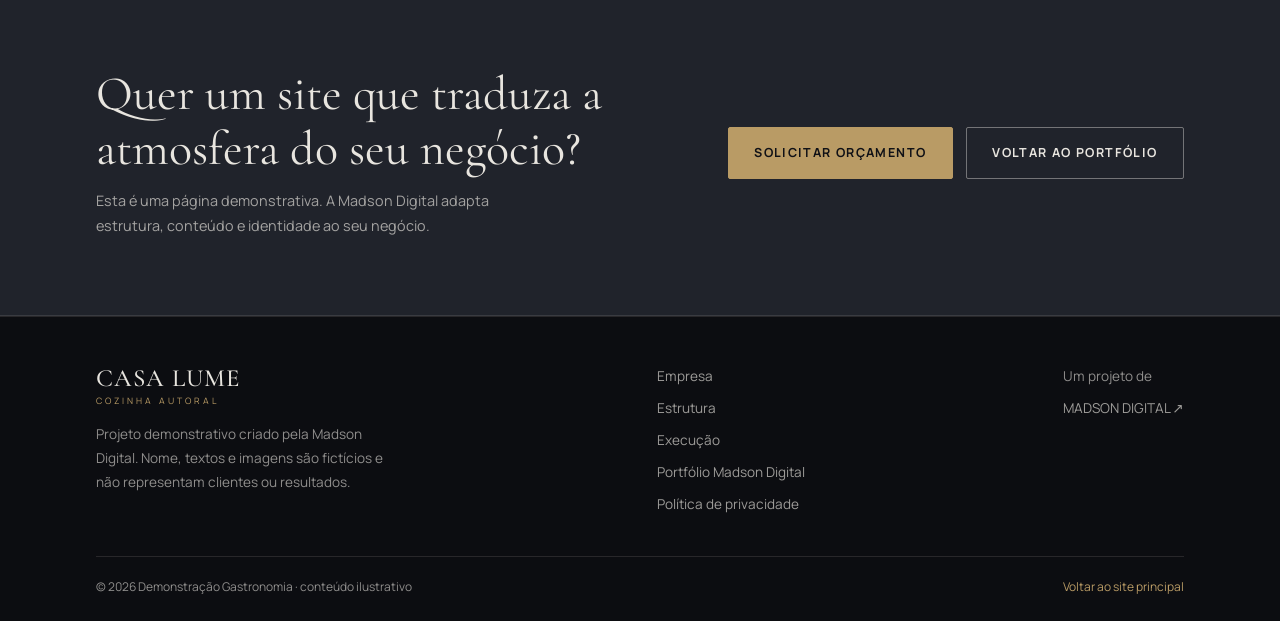
<file: demos/gastronomia.html>
<!doctype html>
<html lang="pt-BR">
<head>
  <meta charset="utf-8">
  <meta name="viewport" content="width=device-width, initial-scale=1">
  <title>CASA LUME — Demonstração Gastronomia | MADSON DIGITAL</title>
  <meta name="description" content="Demonstração de site para gastronomia criada pela Madson Digital: atmosfera, cardápio, reserva e fotografia integrada à identidade.">
  <meta name="author" content="MADSON DIGITAL">
  <meta name="theme-color" content="#101116">
  <meta name="color-scheme" content="dark light">
  <meta name="robots" content="index, follow, max-image-preview:large">
  <link rel="canonical" href="https://madson-digital.pages.dev/demos/gastronomia.html">
  <meta property="og:type" content="website">
  <meta property="og:site_name" content="MADSON DIGITAL">
  <meta property="og:locale" content="pt_BR">
  <meta property="og:url" content="https://madson-digital.pages.dev/demos/gastronomia.html">
  <meta property="og:title" content="CASA LUME — Demonstração de site gastronomia">
  <meta property="og:description" content="Demonstração de site para gastronomia criada pela Madson Digital: atmosfera, cardápio, reserva e fotografia integrada à identidade.">
  <meta property="og:image" content="https://madson-digital.pages.dev/assets/img/projeto-gastronomia.webp">
  <meta property="og:image:width" content="900">
  <meta property="og:image:height" content="600">
  <meta name="twitter:card" content="summary_large_image">
  <meta name="twitter:title" content="CASA LUME — Demonstração de site gastronomia">
  <meta name="twitter:description" content="Demonstração de site para gastronomia criada pela Madson Digital: atmosfera, cardápio, reserva e fotografia integrada à identidade.">
  <meta name="twitter:image" content="https://madson-digital.pages.dev/assets/img/projeto-gastronomia.webp">
  <link rel="icon" href="../assets/img/favicon.svg" type="image/svg+xml">
  <link rel="icon" href="../assets/img/icon-192.png" sizes="192x192" type="image/png">
  <link rel="apple-touch-icon" href="../assets/img/apple-touch-icon.png">
  <link rel="manifest" href="../site.webmanifest">
  <link rel="preload" href="../assets/fonts/manrope-latin.woff2" as="font" type="font/woff2" crossorigin>
  <link rel="preload" href="../assets/fonts/cormorant-latin.woff2" as="font" type="font/woff2" crossorigin>
  <link rel="stylesheet" href="../assets/css/styles.css">
  <link rel="stylesheet" href="../assets/css/demos.css">
  <script type="application/ld+json">
  {
    "@context": "https://schema.org",
    "@type": "WebPage",
    "name": "CASA LUME — Demonstração Gastronomia",
    "description": "Demonstração de site para gastronomia criada pela Madson Digital: atmosfera, cardápio, reserva e fotografia integrada à identidade.",
    "url": "https://madson-digital.pages.dev/demos/gastronomia.html",
    "inLanguage": "pt-BR",
    "isPartOf": { "@type": "WebSite", "name": "MADSON DIGITAL", "url": "https://madson-digital.pages.dev/" },
    "about": { "@type": "Thing", "name": "Projeto demonstrativo de site institucional" }
  }
  </script>
</head>
<body>
<a class="skip-link" href="#conteudo">Pular para o conteúdo</a>

<div class="demo-banner">
  <div class="container demo-banner__inner">
    <span>Projeto demonstrativo — empresa, textos e imagens fictícios criados pela Madson Digital.</span>
    <a href="../index.html#portfolio">Voltar ao portfólio ↗</a>
  </div>
</div>

<header class="demo-header">
  <div class="container demo-header__inner">
    <a class="demo-brand" href="#conteudo">
      <strong>CASA LUME</strong><small>COZINHA AUTORAL</small>
    </a>
    <nav class="demo-nav" aria-label="Navegação da demonstração">
      <a href="#empresa">Empresa</a>
      <a href="#solucoes">Estrutura</a>
      <a href="#processo">Execução</a>
      <a href="#contato">Contato</a>
    </nav>
    <a class="btn btn--outline-gold btn--sm" href="../index.html#contato">Solicitar orçamento</a>
  </div>
</header>

<main id="conteudo">
  <section class="demo-hero" aria-labelledby="demo-title">
    <div class="demo-hero__media">
      <img src="../assets/img/projeto-gastronomia.webp" width="900" height="600" fetchpriority="high" alt="Mesa posta em restaurante de cozinha autoral com luz de velas">
    </div>
    <div class="container demo-hero__content">
      <p class="demo-kicker reveal">Demonstração Gastronomia · CASA LUME</p>
      <h1 class="reveal" data-delay="1" id="demo-title">Uma experiência que começa <em>antes da reserva</em>.</h1>
      <p class="reveal" data-delay="2">Um site que apresenta o ambiente, a proposta da cozinha e as informações práticas sem disputar atenção com a fotografia.</p>
      <div class="demo-hero__actions reveal" data-delay="3">
        <a class="btn btn--gold" href="#solucoes">Explorar a estrutura</a>
        <a class="btn btn--outline-light" href="../index.html#portfolio">Ver outros projetos</a>
      </div>
    </div>
  </section>

  <section class="demo-section surface-light" id="empresa" aria-labelledby="empresa-title">
    <div class="container">
      <div class="demo-split">
        <figure class="reveal"><img src="../assets/img/demo-gastronomia-2.webp" width="900" height="600" loading="lazy" decoding="async" alt="Balcão de cozinha contemporânea com louças minimalistas"></figure>
        <div class="demo-split__body reveal" data-delay="1">
          <p class="demo-kicker">A casa</p>
          <h2 id="empresa-title" style="font-family:var(--font-display);font-weight:400;font-size:clamp(2.2rem,4vw,3.2rem);line-height:1.1;margin-top:1.1rem">Atmosfera em primeiro plano.</h2>
          <p>A Casa Lume é um restaurante fictício criado para esta demonstração. A página foi construída com imagens amplas, intervalos generosos e tipografia elegante para transmitir o clima da experiência.</p>
          <p>As informações essenciais — cardápio, horários e reserva — aparecem em blocos fáceis de localizar, inclusive no celular, onde a maior parte das decisões acontece.</p>
          <hr class="u-hairline">
          <div class="demo-quote">
            <p>“O primeiro prato é servido pelos olhos.”</p>
            <small>Direção de conteúdo · texto demonstrativo</small>
          </div>
        </div>
      </div>
    </div>
  </section>

  <section class="demo-section" id="solucoes" aria-labelledby="solucoes-title">
    <div class="container">
      <div class="demo-section__head reveal">
        <p class="demo-kicker">Estrutura do site</p>
        <h2 id="solucoes-title">O que esta demonstração apresenta</h2>
        <p>Conteúdo organizado para informar sem quebrar o clima da marca.</p>
      </div>
      <div class="demo-cards">
        <article class="demo-card reveal" data-delay="0"><span class="demo-card__num">01</span><h3>Cardápio</h3><p>Seções por momentos da refeição, com espaço para descrições e atualizações sazonais.</p></article>
        <article class="demo-card reveal" data-delay="1"><span class="demo-card__num">02</span><h3>Atmosfera</h3><p>Fotografia integrada ao layout, com cortes e proporções pensados para cada tela.</p></article>
        <article class="demo-card reveal" data-delay="2"><span class="demo-card__num">03</span><h3>Reserva</h3><p>Informações de contato e localização em destaque, com chamada única e objetiva.</p></article>
      </div>
    </div>
  </section>

  <section class="demo-section surface-light" id="processo" aria-labelledby="processo-title">
    <div class="container demo-split">
      <div class="demo-split__body reveal">
        <p class="demo-kicker">Detalhes de execução</p>
        <h2 id="processo-title" style="font-family:var(--font-display);font-weight:400;font-size:clamp(2.2rem,4vw,3.2rem);line-height:1.1;margin-top:1.1rem">Leveza também é técnica</h2>
        <p>Como a estética foi preservada sem sacrificar desempenho.</p>
        <ul class="demo-list">
          <li>Imagens em WebP com dimensões declaradas</li>
          <li>Carregamento sob demanda fora da primeira tela</li>
          <li>Contraste revisado para leitura sobre fotografia</li>
          <li>Navegação por teclado e foco visível</li>
          <li>Layout responsivo com hierarquia preservada</li>
          <li>Textos alternativos descritivos em todas as imagens</li>
        </ul>
      </div>
      <figure class="reveal" data-delay="1"><img src="../assets/img/projeto-gastronomia.webp" width="900" height="600" loading="lazy" decoding="async" alt="Mesa posta em restaurante de cozinha autoral com luz de velas"></figure>
    </div>
  </section>

  <section class="demo-cta" id="contato" aria-labelledby="cta-title">
    <div class="container demo-cta__inner">
      <div class="reveal">
        <h2 id="cta-title">Quer um site que traduza a atmosfera do seu negócio?</h2>
        <p>Esta é uma página demonstrativa. A Madson Digital adapta estrutura, conteúdo e identidade ao seu negócio.</p>
      </div>
      <div class="reveal" data-delay="1" style="display:flex;gap:.8rem;flex-wrap:wrap">
        <a class="btn btn--gold" href="../index.html#contato">Solicitar orçamento</a>
        <a class="btn btn--outline-light" href="../index.html#portfolio">Voltar ao portfólio</a>
      </div>
    </div>
  </section>
</main>

<footer class="demo-footer">
  <div class="container">
    <div class="demo-footer__grid">
      <div>
        <a class="demo-brand" href="#conteudo"><strong>CASA LUME</strong><small>COZINHA AUTORAL</small></a>
        <p>Projeto demonstrativo criado pela Madson Digital. Nome, textos e imagens são fictícios e não representam clientes ou resultados.</p>
      </div>
      <nav class="demo-footer__links" aria-label="Links da demonstração">
        <a href="#empresa">Empresa</a>
        <a href="#solucoes">Estrutura</a>
        <a href="#processo">Execução</a>
        <a href="../index.html#portfolio">Portfólio Madson Digital</a>
        <a href="../privacidade.html">Política de privacidade</a>
      </nav>
      <div class="demo-footer__links">
        <span style="color:var(--ink-faint)">Um projeto de</span>
        <a href="../index.html">MADSON DIGITAL ↗</a>
      </div>
    </div>
    <div class="demo-footer__bottom">
      <span>© <span data-year>2026</span> Demonstração Gastronomia · conteúdo ilustrativo</span>
      <a href="../index.html">Voltar ao site principal</a>
    </div>
  </div>
</footer>

<script src="../assets/js/config.js" defer></script>
<script src="../assets/js/main.js" defer></script>
</body>
</html>
</file>
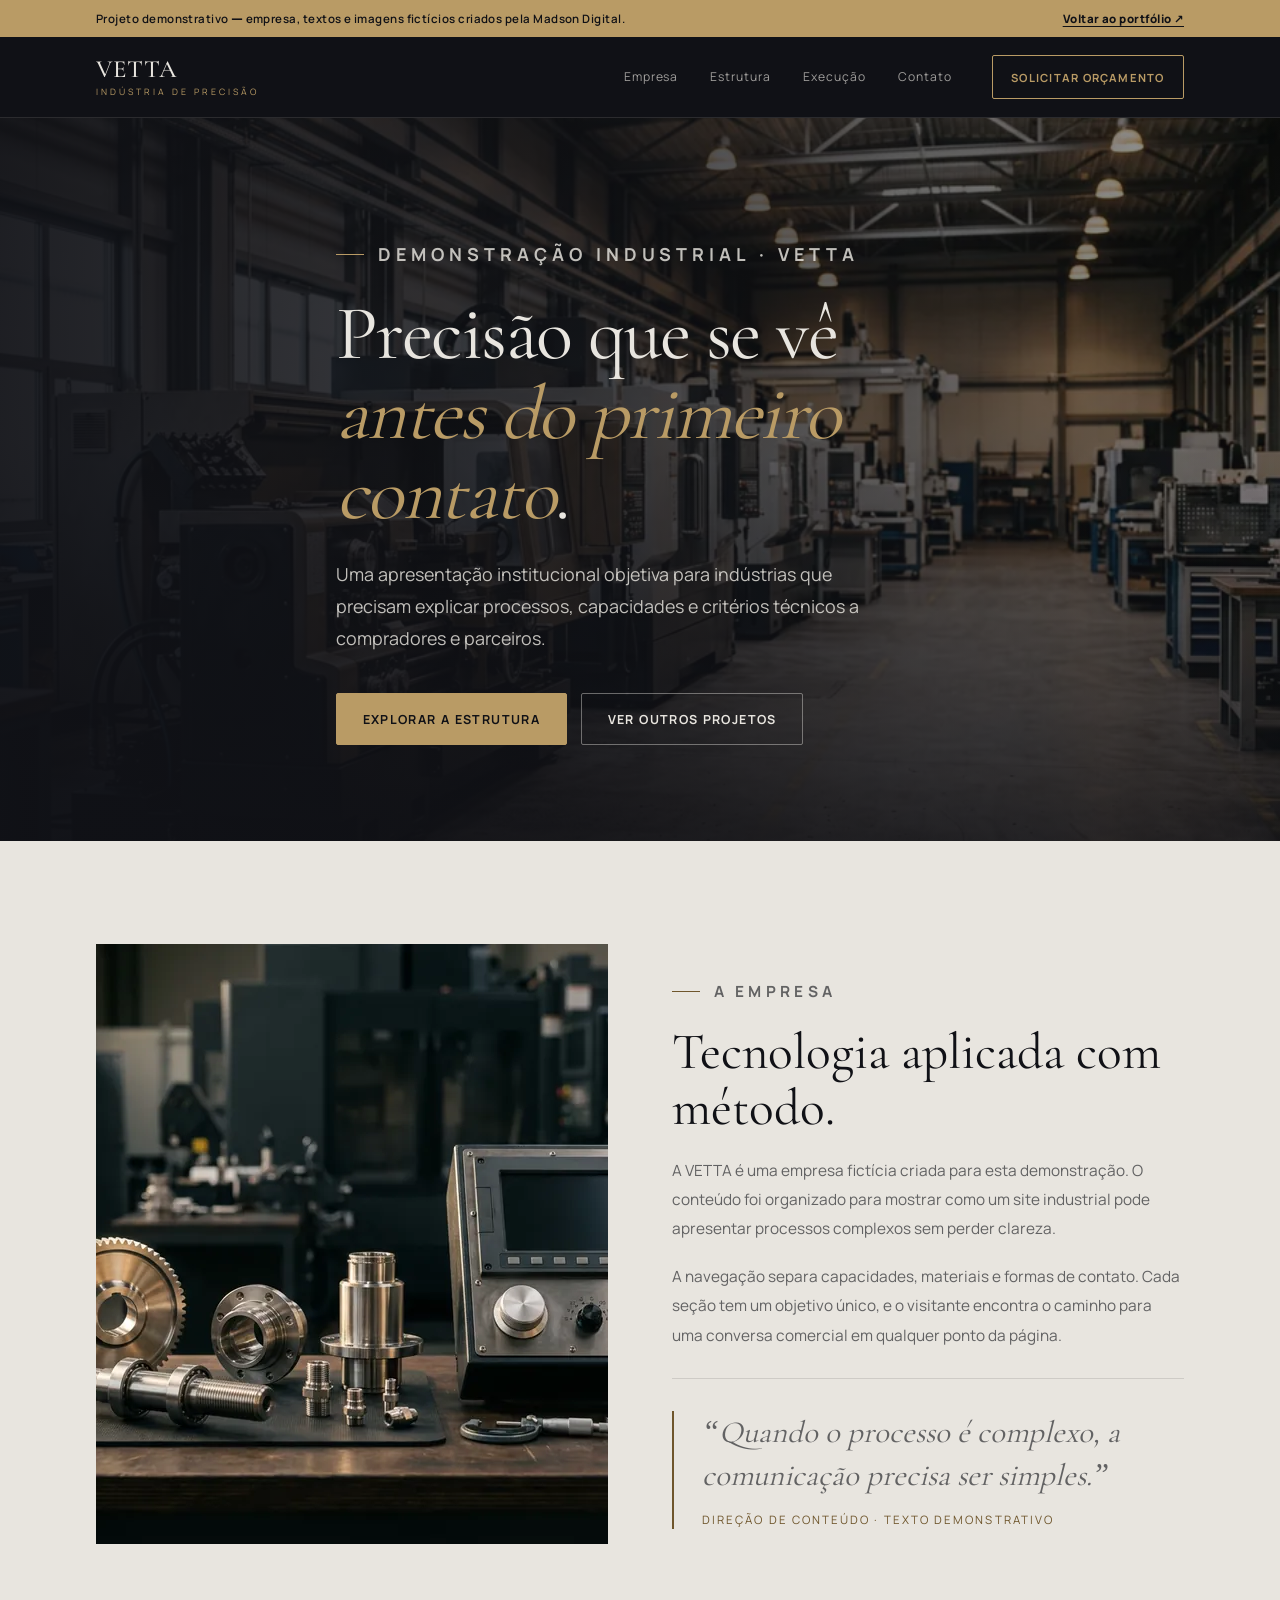
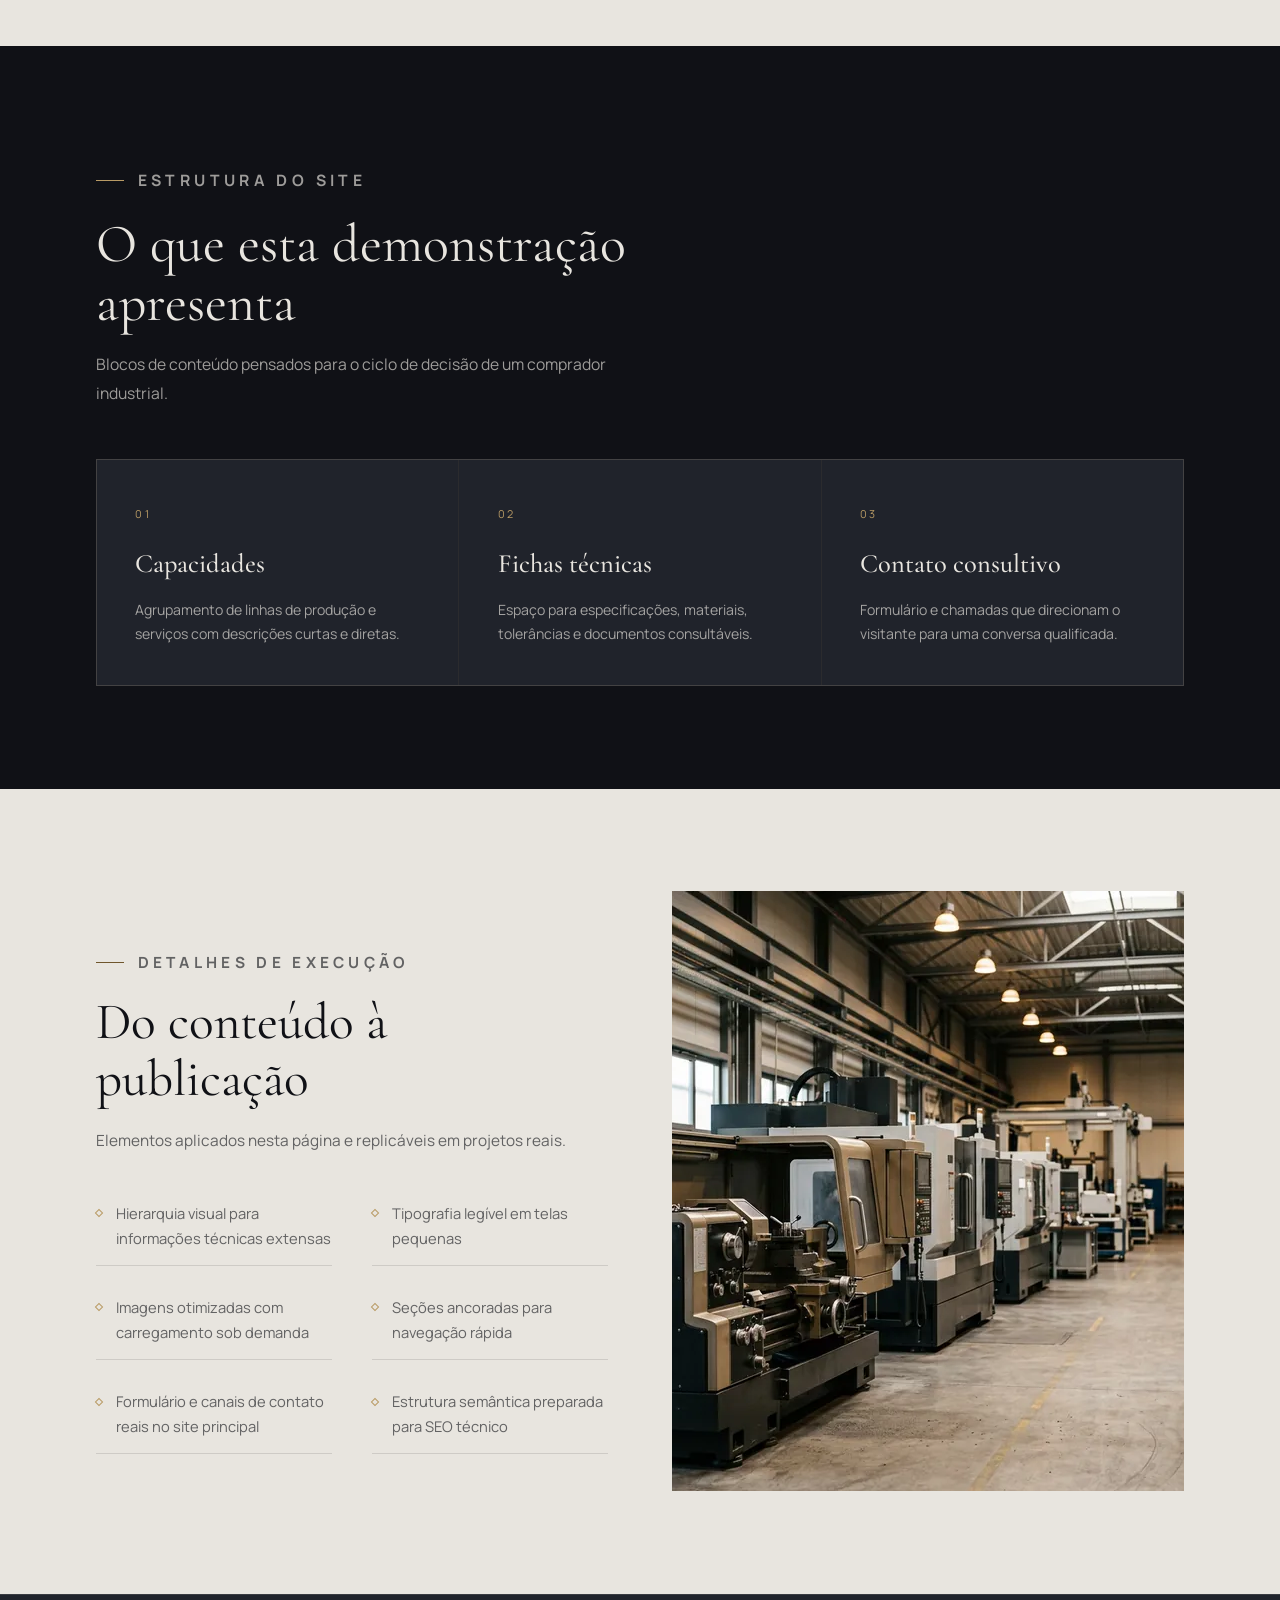
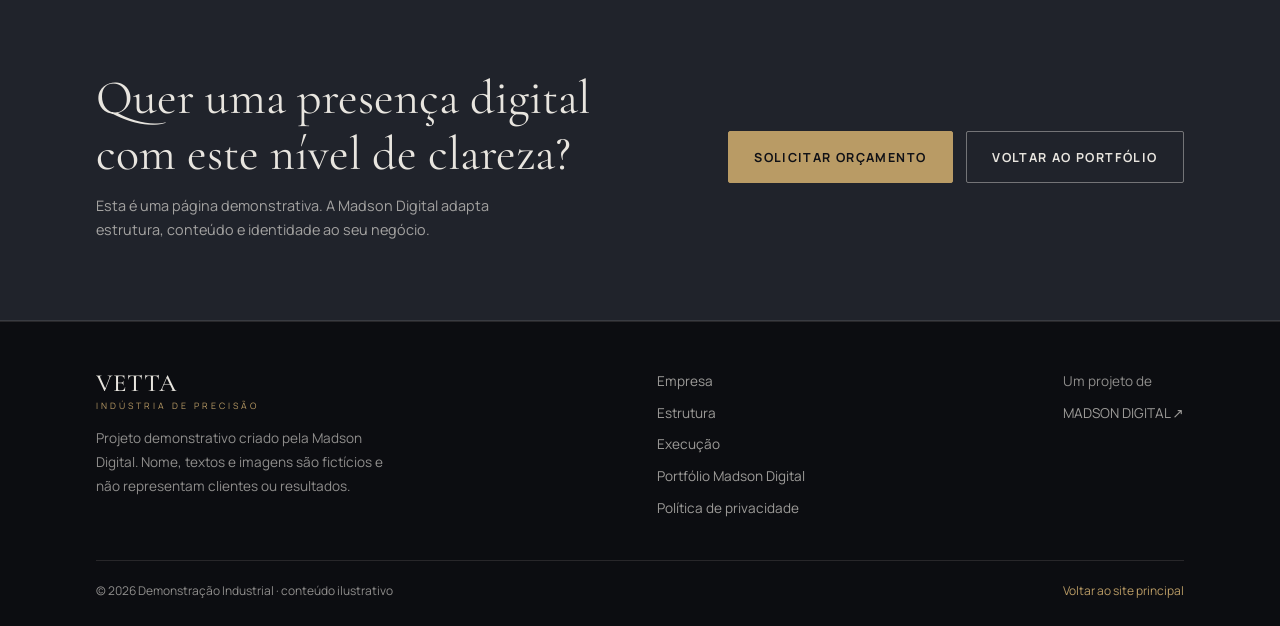
<file: demos/industrial.html>
<!doctype html>
<html lang="pt-BR">
<head>
  <meta charset="utf-8">
  <meta name="viewport" content="width=device-width, initial-scale=1">
  <title>VETTA — Demonstração Industrial | MADSON DIGITAL</title>
  <meta name="description" content="Demonstração de site institucional para o segmento industrial, criada pela Madson Digital: catálogo de capacidades, fichas técnicas e contato consultivo.">
  <meta name="author" content="MADSON DIGITAL">
  <meta name="theme-color" content="#101116">
  <meta name="color-scheme" content="dark light">
  <meta name="robots" content="index, follow, max-image-preview:large">
  <link rel="canonical" href="https://madson-digital.pages.dev/demos/industrial.html">
  <meta property="og:type" content="website">
  <meta property="og:site_name" content="MADSON DIGITAL">
  <meta property="og:locale" content="pt_BR">
  <meta property="og:url" content="https://madson-digital.pages.dev/demos/industrial.html">
  <meta property="og:title" content="VETTA — Demonstração de site industrial">
  <meta property="og:description" content="Demonstração de site institucional para o segmento industrial, criada pela Madson Digital: catálogo de capacidades, fichas técnicas e contato consultivo.">
  <meta property="og:image" content="https://madson-digital.pages.dev/assets/img/projeto-industrial.webp">
  <meta property="og:image:width" content="900">
  <meta property="og:image:height" content="600">
  <meta name="twitter:card" content="summary_large_image">
  <meta name="twitter:title" content="VETTA — Demonstração de site industrial">
  <meta name="twitter:description" content="Demonstração de site institucional para o segmento industrial, criada pela Madson Digital: catálogo de capacidades, fichas técnicas e contato consultivo.">
  <meta name="twitter:image" content="https://madson-digital.pages.dev/assets/img/projeto-industrial.webp">
  <link rel="icon" href="../assets/img/favicon.svg" type="image/svg+xml">
  <link rel="icon" href="../assets/img/icon-192.png" sizes="192x192" type="image/png">
  <link rel="apple-touch-icon" href="../assets/img/apple-touch-icon.png">
  <link rel="manifest" href="../site.webmanifest">
  <link rel="preload" href="../assets/fonts/manrope-latin.woff2" as="font" type="font/woff2" crossorigin>
  <link rel="preload" href="../assets/fonts/cormorant-latin.woff2" as="font" type="font/woff2" crossorigin>
  <link rel="stylesheet" href="../assets/css/styles.css">
  <link rel="stylesheet" href="../assets/css/demos.css">
  <script type="application/ld+json">
  {
    "@context": "https://schema.org",
    "@type": "WebPage",
    "name": "VETTA — Demonstração Industrial",
    "description": "Demonstração de site institucional para o segmento industrial, criada pela Madson Digital: catálogo de capacidades, fichas técnicas e contato consultivo.",
    "url": "https://madson-digital.pages.dev/demos/industrial.html",
    "inLanguage": "pt-BR",
    "isPartOf": { "@type": "WebSite", "name": "MADSON DIGITAL", "url": "https://madson-digital.pages.dev/" },
    "about": { "@type": "Thing", "name": "Projeto demonstrativo de site institucional" }
  }
  </script>
</head>
<body>
<a class="skip-link" href="#conteudo">Pular para o conteúdo</a>

<div class="demo-banner">
  <div class="container demo-banner__inner">
    <span>Projeto demonstrativo — empresa, textos e imagens fictícios criados pela Madson Digital.</span>
    <a href="../index.html#portfolio">Voltar ao portfólio ↗</a>
  </div>
</div>

<header class="demo-header">
  <div class="container demo-header__inner">
    <a class="demo-brand" href="#conteudo">
      <strong>VETTA</strong><small>INDÚSTRIA DE PRECISÃO</small>
    </a>
    <nav class="demo-nav" aria-label="Navegação da demonstração">
      <a href="#empresa">Empresa</a>
      <a href="#solucoes">Estrutura</a>
      <a href="#processo">Execução</a>
      <a href="#contato">Contato</a>
    </nav>
    <a class="btn btn--outline-gold btn--sm" href="../index.html#contato">Solicitar orçamento</a>
  </div>
</header>

<main id="conteudo">
  <section class="demo-hero" aria-labelledby="demo-title">
    <div class="demo-hero__media">
      <img src="../assets/img/projeto-industrial.webp" width="900" height="600" fetchpriority="high" alt="Linha de produção industrial com maquinário em aço e iluminação quente">
    </div>
    <div class="container demo-hero__content">
      <p class="demo-kicker reveal">Demonstração Industrial · VETTA</p>
      <h1 class="reveal" data-delay="1" id="demo-title">Precisão que se vê <em>antes do primeiro contato</em>.</h1>
      <p class="reveal" data-delay="2">Uma apresentação institucional objetiva para indústrias que precisam explicar processos, capacidades e critérios técnicos a compradores e parceiros.</p>
      <div class="demo-hero__actions reveal" data-delay="3">
        <a class="btn btn--gold" href="#solucoes">Explorar a estrutura</a>
        <a class="btn btn--outline-light" href="../index.html#portfolio">Ver outros projetos</a>
      </div>
    </div>
  </section>

  <section class="demo-section surface-light" id="empresa" aria-labelledby="empresa-title">
    <div class="container">
      <div class="demo-split">
        <figure class="reveal"><img src="../assets/img/demo-industrial-2.webp" width="900" height="600" loading="lazy" decoding="async" alt="Componentes de aço usinado em bancada de fábrica"></figure>
        <div class="demo-split__body reveal" data-delay="1">
          <p class="demo-kicker">A empresa</p>
          <h2 id="empresa-title" style="font-family:var(--font-display);font-weight:400;font-size:clamp(2.2rem,4vw,3.2rem);line-height:1.1;margin-top:1.1rem">Tecnologia aplicada com método.</h2>
          <p>A VETTA é uma empresa fictícia criada para esta demonstração. O conteúdo foi organizado para mostrar como um site industrial pode apresentar processos complexos sem perder clareza.</p>
          <p>A navegação separa capacidades, materiais e formas de contato. Cada seção tem um objetivo único, e o visitante encontra o caminho para uma conversa comercial em qualquer ponto da página.</p>
          <hr class="u-hairline">
          <div class="demo-quote">
            <p>“Quando o processo é complexo, a comunicação precisa ser simples.”</p>
            <small>Direção de conteúdo · texto demonstrativo</small>
          </div>
        </div>
      </div>
    </div>
  </section>

  <section class="demo-section" id="solucoes" aria-labelledby="solucoes-title">
    <div class="container">
      <div class="demo-section__head reveal">
        <p class="demo-kicker">Estrutura do site</p>
        <h2 id="solucoes-title">O que esta demonstração apresenta</h2>
        <p>Blocos de conteúdo pensados para o ciclo de decisão de um comprador industrial.</p>
      </div>
      <div class="demo-cards">
        <article class="demo-card reveal" data-delay="0"><span class="demo-card__num">01</span><h3>Capacidades</h3><p>Agrupamento de linhas de produção e serviços com descrições curtas e diretas.</p></article>
        <article class="demo-card reveal" data-delay="1"><span class="demo-card__num">02</span><h3>Fichas técnicas</h3><p>Espaço para especificações, materiais, tolerâncias e documentos consultáveis.</p></article>
        <article class="demo-card reveal" data-delay="2"><span class="demo-card__num">03</span><h3>Contato consultivo</h3><p>Formulário e chamadas que direcionam o visitante para uma conversa qualificada.</p></article>
      </div>
    </div>
  </section>

  <section class="demo-section surface-light" id="processo" aria-labelledby="processo-title">
    <div class="container demo-split">
      <div class="demo-split__body reveal">
        <p class="demo-kicker">Detalhes de execução</p>
        <h2 id="processo-title" style="font-family:var(--font-display);font-weight:400;font-size:clamp(2.2rem,4vw,3.2rem);line-height:1.1;margin-top:1.1rem">Do conteúdo à publicação</h2>
        <p>Elementos aplicados nesta página e replicáveis em projetos reais.</p>
        <ul class="demo-list">
          <li>Hierarquia visual para informações técnicas extensas</li>
          <li>Tipografia legível em telas pequenas</li>
          <li>Imagens otimizadas com carregamento sob demanda</li>
          <li>Seções ancoradas para navegação rápida</li>
          <li>Formulário e canais de contato reais no site principal</li>
          <li>Estrutura semântica preparada para SEO técnico</li>
        </ul>
      </div>
      <figure class="reveal" data-delay="1"><img src="../assets/img/projeto-industrial.webp" width="900" height="600" loading="lazy" decoding="async" alt="Linha de produção industrial com maquinário em aço e iluminação quente"></figure>
    </div>
  </section>

  <section class="demo-cta" id="contato" aria-labelledby="cta-title">
    <div class="container demo-cta__inner">
      <div class="reveal">
        <h2 id="cta-title">Quer uma presença digital com este nível de clareza?</h2>
        <p>Esta é uma página demonstrativa. A Madson Digital adapta estrutura, conteúdo e identidade ao seu negócio.</p>
      </div>
      <div class="reveal" data-delay="1" style="display:flex;gap:.8rem;flex-wrap:wrap">
        <a class="btn btn--gold" href="../index.html#contato">Solicitar orçamento</a>
        <a class="btn btn--outline-light" href="../index.html#portfolio">Voltar ao portfólio</a>
      </div>
    </div>
  </section>
</main>

<footer class="demo-footer">
  <div class="container">
    <div class="demo-footer__grid">
      <div>
        <a class="demo-brand" href="#conteudo"><strong>VETTA</strong><small>INDÚSTRIA DE PRECISÃO</small></a>
        <p>Projeto demonstrativo criado pela Madson Digital. Nome, textos e imagens são fictícios e não representam clientes ou resultados.</p>
      </div>
      <nav class="demo-footer__links" aria-label="Links da demonstração">
        <a href="#empresa">Empresa</a>
        <a href="#solucoes">Estrutura</a>
        <a href="#processo">Execução</a>
        <a href="../index.html#portfolio">Portfólio Madson Digital</a>
        <a href="../privacidade.html">Política de privacidade</a>
      </nav>
      <div class="demo-footer__links">
        <span style="color:var(--ink-faint)">Um projeto de</span>
        <a href="../index.html">MADSON DIGITAL ↗</a>
      </div>
    </div>
    <div class="demo-footer__bottom">
      <span>© <span data-year>2026</span> Demonstração Industrial · conteúdo ilustrativo</span>
      <a href="../index.html">Voltar ao site principal</a>
    </div>
  </div>
</footer>

<script src="../assets/js/config.js" defer></script>
<script src="../assets/js/main.js" defer></script>
</body>
</html>
</file>
<file: assets/css/styles.css>
/* ==========================================================================
   MADSON DIGITAL — Sistema de design
   Estrutura: 1. Tokens | 2. Base | 3. Componentes | 4. Seções | 5. Responsivo
   ========================================================================== */

/* 1. TOKENS --------------------------------------------------------------- */
@font-face {
  font-family: 'Manrope';
  src: url('../fonts/manrope-latin.woff2') format('woff2');
  font-weight: 200 800;
  font-style: normal;
  font-display: swap;
  unicode-range: U+0000-00FF, U+0131, U+0152-0153, U+02BB-02BC, U+02C6, U+02DA, U+20AC, U+2122, U+2191, U+2193, U+2212, U+FEFF, U+FFFD;
}
@font-face {
  font-family: 'Cormorant Garamond';
  src: url('../fonts/cormorant-latin-ext.woff2') format('woff2');
  font-weight: 300 700;
  font-style: normal;
  font-display: swap;
  unicode-range: U+0100-02BA, U+1E00-1E9F, U+20A0-20AB;
}
@font-face {
  font-family: 'Cormorant Garamond';
  src: url('../fonts/cormorant-latin.woff2') format('woff2');
  font-weight: 300 700;
  font-style: normal;
  font-display: swap;
  unicode-range: U+0000-00FF, U+0131, U+0152-0153, U+02BB-02BC, U+02C6, U+02DA, U+20AC, U+2122, U+2212, U+FEFF, U+FFFD;
}

:root {
  --black:      #101116;
  --graphite:   #20232B;
  --graphite-2: #282C35;
  --gold:       #B99B65;
  --gold-soft:  #D2BC96;
  --offwhite:   #E8E5DF;
  --white:      #FFFFFF;
  --gold-dark:  #6F562C; /* dourado escuro para contraste AA sobre superfícies claras */

  --ink:        var(--offwhite);
  --ink-muted:  rgba(232, 229, 223, .66);
  --ink-faint:  rgba(232, 229, 223, .60);
  --hairline:   rgba(232, 229, 223, .12);
  --hairline-d: rgba(16, 17, 22, .12);
  --dark-muted: rgba(16, 17, 22, .62);

  --font-body: 'Manrope', system-ui, -apple-system, 'Segoe UI', sans-serif;
  --font-display: 'Cormorant Garamond', 'Times New Roman', Georgia, serif;

  --container: 1200px;
  --gutter: clamp(1.25rem, 5vw, 3.5rem);
  --section-y: clamp(5.5rem, 9vw, 9rem);
  --radius: 2px;
  --ease: cubic-bezier(.22, .61, .36, 1);
}

/* 2. BASE ----------------------------------------------------------------- */
*, *::before, *::after { box-sizing: border-box; }

html { scroll-behavior: smooth; scroll-padding-top: 88px; }
@media (prefers-reduced-motion: reduce) { html { scroll-behavior: auto; } }

body {
  margin: 0;
  background: var(--black);
  color: var(--ink);
  font-family: var(--font-body);
  font-size: 1rem;
  line-height: 1.7;
  font-weight: 400;
  -webkit-font-smoothing: antialiased;
  text-rendering: optimizeLegibility;
  overflow-x: hidden;
}

h1, h2, h3, h4, p, figure, blockquote { margin: 0; }
ul, ol { margin: 0; padding: 0; list-style: none; }
img, svg { display: block; max-width: 100%; }
[hidden] { display: none !important; }
a { color: inherit; text-decoration: none; }
button, input, select, textarea { font: inherit; color: inherit; }
button { cursor: pointer; }
::selection { background: var(--gold); color: var(--black); }

:focus-visible { outline: 2px solid var(--gold); outline-offset: 4px; border-radius: 1px; }
.surface-light :focus-visible { outline-color: var(--black); }

.skip-link {
  position: fixed; top: -100px; left: 1rem; z-index: 999;
  padding: .75rem 1.25rem; background: var(--gold); color: var(--black);
  font-size: .85rem; font-weight: 700; letter-spacing: .04em;
}
.skip-link:focus { top: 1rem; }

.container { width: 100%; max-width: var(--container); margin-inline: auto; padding-inline: var(--gutter); }
.surface-light { background: var(--offwhite); color: var(--black); }
.surface-graphite { background: var(--graphite); }
.section { padding-block: var(--section-y); position: relative; }
.section--tight { padding-block: clamp(4rem, 6vw, 6rem); }

.u-eyebrow {
  display: flex; align-items: center; gap: .85rem;
  font-size: .68rem; font-weight: 700; letter-spacing: .28em; text-transform: uppercase;
  color: var(--gold);
}
.u-eyebrow::before { content: ''; width: 30px; height: 1px; background: var(--gold); flex: none; }
.surface-light .u-eyebrow { color: var(--gold-dark); }
.surface-light .u-eyebrow::before { background: var(--gold-dark); }

.u-title {
  font-family: var(--font-display);
  font-weight: 400;
  font-size: clamp(2.5rem, 5vw, 4.25rem);
  line-height: 1.06;
  letter-spacing: -.018em;
}
.u-title em { font-style: italic; color: var(--gold); white-space: nowrap; }
.surface-light .u-title em { color: var(--gold-dark); }

.u-lead { font-size: clamp(1rem, 1.35vw, 1.1rem); line-height: 1.8; color: var(--ink-muted); max-width: 56ch; }
.surface-light .u-lead { color: var(--dark-muted); }

.section-head { display: grid; gap: 1.35rem; margin-bottom: clamp(3rem, 5vw, 4.5rem); }
.section-head__row { display: flex; justify-content: space-between; align-items: end; gap: 2rem; flex-wrap: wrap; }
.section-head .u-title { max-width: 18ch; }

.u-hairline { height: 1px; background: var(--hairline); border: 0; margin: 0; }
.surface-light .u-hairline { background: var(--hairline-d); }

.u-visually-hidden {
  position: absolute !important; width: 1px; height: 1px; padding: 0; margin: -1px;
  overflow: hidden; clip: rect(0, 0, 0, 0); white-space: nowrap; border: 0;
}

/* Ícones do sprite: geométricos, traço fino, sem elementos decorativos */
.icon, .service__icon svg, .contact__channel svg, .btn svg {
  fill: none; stroke: currentColor; stroke-width: 1.35;
  stroke-linecap: round; stroke-linejoin: round;
}

/* 3. COMPONENTES ---------------------------------------------------------- */
.btn {
  display: inline-flex; align-items: center; justify-content: center; gap: .7rem;
  min-height: 52px; padding: .85rem 1.6rem;
  font-size: .78rem; font-weight: 700; letter-spacing: .11em; text-transform: uppercase;
  border: 1px solid transparent; border-radius: var(--radius);
  background: transparent;
  transition: background-color .28s var(--ease), color .28s var(--ease),
              border-color .28s var(--ease), transform .28s var(--ease);
  white-space: nowrap;
}
.btn:hover { transform: translateY(-2px); }
.btn:active { transform: translateY(0); }
.btn svg { width: 15px; height: 15px; flex: none; }

.btn--gold { background: var(--gold); color: var(--black); border-color: var(--gold); }
.btn--gold:hover { background: var(--gold-soft); border-color: var(--gold-soft); }

.btn--outline-light { border-color: rgba(232,229,223,.42); color: var(--offwhite); }
.btn--outline-light:hover { border-color: var(--gold); color: var(--gold); }

.btn--outline-gold { border-color: var(--gold); color: var(--gold); }
.btn--outline-gold:hover { background: var(--gold); color: var(--black); }

.btn--outline-dark { border-color: rgba(16,17,22,.35); color: var(--black); }
.btn--outline-dark:hover { border-color: var(--black); background: var(--black); color: var(--offwhite); }

.btn--sm { min-height: 44px; padding: .6rem 1.15rem; font-size: .7rem; }
.btn--block { width: 100%; }

.link-arrow {
  display: inline-flex; align-items: center; gap: .55rem;
  font-size: .76rem; font-weight: 700; letter-spacing: .1em; text-transform: uppercase;
  color: var(--gold);
  transition: gap .25s var(--ease), color .25s var(--ease);
}
.link-arrow svg { width: 14px; height: 14px; }
.link-arrow:hover { gap: .9rem; color: var(--gold-soft); }
.surface-light .link-arrow { color: var(--gold-dark); }
.surface-light .link-arrow:hover { color: var(--black); }
.link-arrow--dark { color: var(--black); }
.link-arrow--dark:hover { color: var(--gold-dark); }

/* Logotipo */
.logo { display: inline-flex; align-items: center; gap: .8rem; flex: none; }
.logo__mark {
  width: 38px; height: 38px; flex: none;
  display: grid; place-items: center;
  border: 1px solid var(--gold);
  font-family: var(--font-display); font-size: 1.5rem; line-height: 1;
  color: var(--gold); padding-bottom: 2px;
}
.logo__text { display: flex; flex-direction: column; line-height: 1.05; }
.logo__text strong { font-size: .9rem; font-weight: 700; letter-spacing: .22em; }
.logo__text span { font-size: .52rem; font-weight: 500; letter-spacing: .4em; color: var(--gold); margin-top: .28rem; }
.logo--light .logo__mark { border-color: var(--black); color: var(--black); }
.logo--light .logo__text span { color: var(--gold-dark); }

/* Cabeçalho */
.site-header {
  position: fixed; inset: 0 0 auto 0; z-index: 100;
  border-bottom: 1px solid transparent;
  transition: background-color .35s var(--ease), border-color .35s var(--ease), backdrop-filter .35s var(--ease);
}
.site-header.is-scrolled, .site-header.is-open {
  background: rgba(16,17,22,.92);
  -webkit-backdrop-filter: blur(14px); backdrop-filter: blur(14px);
  border-bottom-color: var(--hairline);
}
.header__inner { height: 84px; display: flex; align-items: center; gap: 2rem; }
.nav { margin-left: auto; display: flex; align-items: center; gap: clamp(1rem, 2vw, 2rem); }
.nav__list { display: flex; align-items: center; gap: clamp(1rem, 2.1vw, 2.1rem); }
.nav__link {
  position: relative; font-size: .76rem; font-weight: 600; letter-spacing: .06em;
  color: rgba(232,229,223,.78); padding-block: .5rem;
  transition: color .25s var(--ease);
}
.nav__link::after {
  content: ''; position: absolute; left: 0; bottom: 0; width: 0; height: 1px;
  background: var(--gold); transition: width .3s var(--ease);
}
.nav__link:hover, .nav__link[aria-current='page'] { color: var(--offwhite); }
.nav__link:hover::after, .nav__link[aria-current='page']::after { width: 100%; }
.header__cta { margin-left: clamp(.5rem, 1.5vw, 1.5rem); }

.nav-toggle {
  display: none; width: 44px; height: 44px; margin-left: auto;
  align-items: center; justify-content: center; flex-direction: column; gap: 6px;
  background: transparent; border: 1px solid var(--hairline); border-radius: var(--radius);
}
.nav-toggle span { display: block; width: 18px; height: 1px; background: var(--offwhite); transition: transform .3s var(--ease), opacity .2s var(--ease); }
.nav-toggle[aria-expanded='true'] span:nth-child(1) { transform: translateY(7px) rotate(45deg); }
.nav-toggle[aria-expanded='true'] span:nth-child(2) { opacity: 0; }
.nav-toggle[aria-expanded='true'] span:nth-child(3) { transform: translateY(-7px) rotate(-45deg); }

/* Reveal: apenas deslocamento sutil, sem alterar opacidade — o conteúdo
   nunca fica invisível e o contraste permanece estável para leitores de tela
   e auditorias. Sem JS (ou se o script falhar), nada é deslocado. */
.anim-ready .reveal { transform: translateY(20px); transition: transform .8s var(--ease); }
.anim-ready .reveal.is-visible { transform: none; }
.anim-ready .reveal[data-delay='1'] { transition-delay: .09s; }
.anim-ready .reveal[data-delay='2'] { transition-delay: .18s; }
.anim-ready .reveal[data-delay='3'] { transition-delay: .27s; }
.anim-ready .reveal[data-delay='4'] { transition-delay: .36s; }
.anim-ready .reveal[data-delay='5'] { transition-delay: .45s; }

/* 4. SEÇÕES --------------------------------------------------------------- */

/* HERO */
.hero {
  position: relative; min-height: min(100svh, 900px);
  display: flex; align-items: center;
  padding-block: clamp(9rem, 16vh, 12rem) clamp(5rem, 9vh, 7rem);
  overflow: hidden; isolation: isolate;
}
.hero__media { position: absolute; inset: 0; z-index: -2; }
.hero__media img { width: 100%; height: 100%; object-fit: cover; object-position: center 45%; }
.hero__media::after {
  content: ''; position: absolute; inset: 0;
  background:
    linear-gradient(90deg, rgba(16,17,22,.95) 0%, rgba(16,17,22,.86) 38%, rgba(16,17,22,.55) 72%, rgba(16,17,22,.62) 100%),
    linear-gradient(0deg, rgba(16,17,22,.82) 0%, rgba(16,17,22,0) 45%);
}
.hero__content { position: relative; max-width: 780px; }
.hero__title {
  font-family: var(--font-display); font-weight: 400;
  font-size: clamp(3.1rem, 6.6vw, 6rem); line-height: 1.02; letter-spacing: -.022em;
  margin-top: 1.9rem;
}
.hero__title em { font-style: italic; color: var(--gold); white-space: nowrap; }
.hero__subtitle { margin-top: 1.7rem; font-size: clamp(1rem, 1.5vw, 1.18rem); line-height: 1.75; color: rgba(232,229,223,.8); max-width: 46ch; }
.hero__actions { display: flex; flex-wrap: wrap; gap: .9rem; margin-top: 2.7rem; }
.hero__foot {
  position: absolute; bottom: clamp(1.75rem, 4vh, 3rem); left: 0; right: 0;
  display: flex; justify-content: space-between; align-items: end; gap: 1.5rem;
  font-size: .68rem; letter-spacing: .2em; text-transform: uppercase; color: var(--ink-faint);
}
.hero__scroll { display: inline-flex; align-items: center; gap: .8rem; }
.hero__scroll::before { content: ''; width: 1px; height: 42px; background: linear-gradient(var(--gold), transparent); }

/* Faixa de especialidades */
.strip { border-block: 1px solid var(--hairline); background: var(--black); }
.strip__inner { display: flex; flex-wrap: wrap; align-items: center; justify-content: space-between; gap: 1rem 2rem; padding-block: 1.6rem; }
.strip__label { font-size: .66rem; letter-spacing: .24em; text-transform: uppercase; color: var(--gold); }
.strip__list { display: flex; flex-wrap: wrap; gap: .9rem 2.2rem; font-size: .8rem; color: var(--ink-muted); }
.strip__list li { display: flex; align-items: center; gap: .7rem; }
.strip__list li::before { content: ''; width: 4px; height: 4px; background: var(--gold); transform: rotate(45deg); }

/* Serviços */
.grid-3 { display: grid; grid-template-columns: repeat(3, 1fr); gap: 1px; background: var(--hairline-d); border: 1px solid var(--hairline-d); }
.service {
  background: var(--white); padding: clamp(2rem, 3vw, 2.9rem);
  display: flex; flex-direction: column; gap: 1.15rem; min-width: 0;
  transition: background-color .35s var(--ease), transform .35s var(--ease);
  position: relative;
}
.service::before { content: ''; position: absolute; top: 0; left: 0; width: 0; height: 2px; background: var(--gold); transition: width .4s var(--ease); }
.service:hover { background: #F5F3EF; }
.service:hover::before { width: 100%; }
.service__icon { width: 34px; height: 34px; color: var(--gold-dark); }
.service__icon svg { width: 100%; height: 100%; }
.service__num { font-size: .66rem; letter-spacing: .2em; color: rgba(16,17,22,.62); }
.service h3 { font-family: var(--font-display); font-size: 1.7rem; font-weight: 500; line-height: 1.15; }
.service p { font-size: .9rem; line-height: 1.75; color: var(--dark-muted); flex: 1; }
.service .link-arrow { margin-top: .5rem; }
.services__note { margin-top: 2rem; font-size: .85rem; color: var(--dark-muted); }

/* Diferenciais */
.diff__grid { display: grid; grid-template-columns: repeat(3, 1fr); gap: clamp(2rem, 4vw, 3.5rem) clamp(2rem, 5vw, 4.5rem); }
.diff { border-top: 1px solid var(--hairline); padding-top: 1.6rem; }
.diff__num { font-size: .68rem; letter-spacing: .2em; color: var(--gold); }
.diff h3 { font-family: var(--font-display); font-size: 1.7rem; font-weight: 500; margin-top: .9rem; }
.diff p { font-size: .9rem; color: var(--ink-muted); line-height: 1.75; margin-top: .65rem; }
.diff__aside {
  margin-top: clamp(3.5rem, 6vw, 5.5rem); padding: clamp(2rem, 4vw, 3rem);
  border: 1px solid var(--hairline); background: rgba(185,155,101,.045);
  display: grid; grid-template-columns: 1fr 1.4fr; gap: 2rem; align-items: center;
}
.diff__aside h3 { font-family: var(--font-display); font-size: clamp(1.8rem, 3vw, 2.5rem); font-weight: 400; line-height: 1.15; }
.diff__aside p { font-size: .95rem; color: var(--ink-muted); line-height: 1.85; }
.diff__aside + .diff__aside { margin-top: 1rem; }

/* Portfólio */
.portfolio__grid { display: grid; grid-template-columns: repeat(2, 1fr); gap: clamp(1.5rem, 3vw, 2.5rem); }
.project { background: var(--white); display: flex; flex-direction: column; min-width: 0; border: 1px solid var(--hairline-d); transition: transform .4s var(--ease), box-shadow .4s var(--ease); }
.project:hover { transform: translateY(-4px); box-shadow: 0 18px 40px rgba(16,17,22,.09); }
.project__media { overflow: hidden; aspect-ratio: 3 / 2; background: var(--graphite); }
.project__media img { width: 100%; height: 100%; object-fit: cover; transition: transform .8s var(--ease); }
.project:hover .project__media img { transform: scale(1.045); }
.project__body { padding: clamp(1.6rem, 2.8vw, 2.4rem); display: flex; flex-direction: column; flex: 1; gap: .8rem; }
.project__tag { font-size: .65rem; font-weight: 700; letter-spacing: .22em; text-transform: uppercase; color: var(--gold-dark); }
.project__body h3 { font-family: var(--font-display); font-size: clamp(1.9rem, 2.7vw, 2.4rem); font-weight: 500; line-height: 1.1; }
.project__body p { font-size: .92rem; color: var(--dark-muted); line-height: 1.75; flex: 1; }
.project__actions { margin-top: 1rem; display: flex; align-items: center; justify-content: space-between; gap: 1rem; flex-wrap: wrap; }
.project__hint { font-size: .72rem; color: rgba(16,17,22,.62); }
.portfolio__disclaimer { margin-top: 2.5rem; font-size: .82rem; color: var(--dark-muted); max-width: 70ch; }

/* Planos */
.plans__tabs { display: flex; gap: 2rem; border-bottom: 1px solid var(--hairline); margin-bottom: 2.75rem; }
.plans__tab {
  position: relative; background: transparent; border: 0; padding: 0 0 1.1rem;
  font-size: .8rem; font-weight: 700; letter-spacing: .12em; text-transform: uppercase;
  color: var(--ink-faint); transition: color .25s var(--ease);
}
.plans__tab::after { content: ''; position: absolute; bottom: -1px; left: 0; width: 0; height: 2px; background: var(--gold); transition: width .3s var(--ease); }
.plans__tab:hover { color: var(--offwhite); }
.plans__tab[aria-selected='true'] { color: var(--gold); }
.plans__tab[aria-selected='true']::after { width: 100%; }
.plans__panel[hidden] { display: none; }
.plans__grid { display: grid; grid-template-columns: repeat(3, 1fr); gap: 1.25rem; }
.plan {
  border: 1px solid var(--hairline); background: var(--graphite-2);
  padding: clamp(1.8rem, 2.8vw, 2.5rem); display: flex; flex-direction: column; gap: 1.35rem; min-width: 0;
  transition: border-color .3s var(--ease), transform .3s var(--ease);
}
.plan:hover { border-color: rgba(185,155,101,.55); transform: translateY(-3px); }
.plan__kind { font-size: .65rem; letter-spacing: .22em; text-transform: uppercase; color: var(--gold); }
.plan h3 { font-family: var(--font-display); font-size: 2rem; font-weight: 500; line-height: 1.1; }
.plan__desc { font-size: .88rem; color: var(--ink-muted); line-height: 1.7; min-height: 3.4em; }
.plan__price { display: flex; flex-direction: column; gap: .2rem; padding-block: 1.1rem; border-block: 1px solid var(--hairline); }
.plan__price strong { font-family: var(--font-display); font-size: 1.9rem; font-weight: 500; color: var(--gold); }
.plan__price span { font-size: .72rem; color: var(--ink-faint); letter-spacing: .05em; }
.plan__list { display: grid; gap: .65rem; flex: 1; }
.plan__list li { display: flex; gap: .7rem; font-size: .86rem; color: var(--ink-muted); line-height: 1.55; }
.plan__list li::before { content: ''; flex: none; width: 6px; height: 6px; margin-top: .55em; border: 1px solid var(--gold); transform: rotate(45deg); }
.plans__note { margin-top: 2.5rem; font-size: .84rem; line-height: 1.8; color: var(--ink-faint); max-width: 85ch; }

/* Sobre */
.about__grid { display: grid; grid-template-columns: .85fr 1.15fr; gap: clamp(2.5rem, 6vw, 6rem); align-items: center; }
.about__figure { position: relative; }
.about__figure img { width: 100%; aspect-ratio: 4 / 5; object-fit: cover; }
.about__figure::after { content: ''; position: absolute; top: 1.25rem; left: 1.25rem; right: -1.25rem; bottom: -1.25rem; border: 1px solid var(--gold); z-index: -1; }
.about__body p { font-size: 1rem; line-height: 1.9; color: var(--dark-muted); margin-top: 1.25rem; }
.about__body p strong { color: var(--black); font-weight: 700; }
.about__principles { display: grid; gap: 0; margin-top: 2.5rem; border-top: 1px solid var(--hairline-d); }
.about__principles li { display: grid; grid-template-columns: 3rem 1fr; gap: 1rem; padding-block: 1.1rem; border-bottom: 1px solid var(--hairline-d); font-size: .92rem; }
.about__principles span { font-family: var(--font-display); font-size: 1.2rem; color: var(--gold-dark); }
.about__principles strong { display: block; font-size: .95rem; }
.about__principles small { display: block; color: var(--dark-muted); font-size: .84rem; line-height: 1.6; }

/* Contato */
.contact__grid { display: grid; grid-template-columns: .8fr 1.2fr; gap: clamp(2.5rem, 6vw, 5.5rem); }
.contact__info p { color: var(--ink-muted); font-size: .98rem; line-height: 1.85; margin-top: 1.4rem; max-width: 38ch; }
.contact__channels { margin-top: 2.75rem; display: grid; gap: 0; border-top: 1px solid var(--hairline); }
.contact__channel { display: flex; align-items: center; gap: 1rem; padding-block: 1.25rem; border-bottom: 1px solid var(--hairline); }
.contact__channel svg { width: 20px; height: 20px; color: var(--gold); flex: none; }
.contact__channel small { display: block; font-size: .66rem; letter-spacing: .2em; text-transform: uppercase; color: var(--ink-faint); }
.contact__channel a { font-size: .95rem; transition: color .25s var(--ease); }
.contact__channel a:hover { color: var(--gold); }
.contact__actions { display: flex; flex-wrap: wrap; gap: .8rem; margin-top: 2rem; }

.form { border: 1px solid var(--hairline); background: var(--graphite); padding: clamp(1.75rem, 3.5vw, 2.75rem); }
.form__intro { margin-bottom: 1.9rem; }
.form__intro h3 { font-family: var(--font-display); font-size: 1.9rem; font-weight: 500; }
.form__intro p { font-size: .85rem; color: var(--ink-muted); line-height: 1.7; margin-top: .5rem; }
.form__grid { display: grid; grid-template-columns: 1fr 1fr; gap: 1.15rem; }
.field { display: flex; flex-direction: column; gap: .45rem; }
.field--full { grid-column: 1 / -1; }
.field label { font-size: .72rem; font-weight: 700; letter-spacing: .12em; text-transform: uppercase; color: rgba(232,229,223,.82); }
.field label span { color: var(--gold); }
.field input, .field select, .field textarea {
  width: 100%; background: rgba(16,17,22,.55); border: 1px solid var(--hairline);
  border-radius: var(--radius); padding: .85rem 1rem; font-size: .92rem;
  transition: border-color .25s var(--ease), background-color .25s var(--ease);
}
.field textarea { min-height: 130px; resize: vertical; }
.field select { appearance: none; background-image: linear-gradient(45deg, transparent 50%, var(--gold) 50%), linear-gradient(135deg, var(--gold) 50%, transparent 50%); background-position: calc(100% - 20px) 52%, calc(100% - 14px) 52%; background-size: 6px 6px; background-repeat: no-repeat; }
.field input::placeholder, .field textarea::placeholder { color: rgba(232,229,223,.52); }
.field input:focus, .field select:focus, .field textarea:focus { outline: none; border-color: var(--gold); background-color: rgba(16,17,22,.8); box-shadow: 0 0 0 2px rgba(185,155,101,.18); }
.field [aria-invalid='true'] { border-color: #E3A38F; }
.field__error { font-size: .76rem; color: #E3A38F; min-height: 0; }
.field__error:empty { display: none; }
.field--consent { flex-direction: row; align-items: flex-start; gap: .8rem; margin-top: 1.4rem; }
.field--consent input { width: 18px; height: 18px; margin-top: .25rem; flex: none; accent-color: var(--gold); }
.field--consent label { font-size: .8rem; font-weight: 400; letter-spacing: 0; text-transform: none; line-height: 1.6; color: var(--ink-muted); }
.form__actions { display: flex; flex-wrap: wrap; gap: .8rem; margin-top: 1.9rem; }
.form__status { margin-top: 1.25rem; font-size: .85rem; line-height: 1.6; color: var(--gold-soft); }
.form__status:empty { display: none; }

/* Rodapé */
.site-footer { background: #0C0D11; border-top: 1px solid var(--hairline); padding-top: clamp(3.5rem, 6vw, 5rem); }
.footer__grid { display: grid; grid-template-columns: 1.5fr repeat(3, 1fr); gap: clamp(2rem, 4vw, 3.5rem); }
.footer__brand p { font-size: .88rem; color: var(--ink-muted); line-height: 1.8; margin-top: 1.4rem; max-width: 34ch; }
.footer__col h2 { font-size: .7rem; font-weight: 700; letter-spacing: .22em; text-transform: uppercase; color: var(--gold); margin-bottom: 1.35rem; }
.footer__col li + li { margin-top: .7rem; }
.footer__col a, .footer__col span { font-size: .88rem; color: var(--ink-muted); transition: color .25s var(--ease); }
.footer__col a:hover { color: var(--gold); }
.footer__col a { display: inline-flex; align-items: center; gap: .45rem; }
.footer__social { display: grid; gap: .7rem; }
.footer__social[hidden] { display: none; }
.footer__bottom { margin-top: clamp(3rem, 5vw, 4rem); border-top: 1px solid var(--hairline); padding-block: 1.5rem; display: flex; flex-wrap: wrap; gap: 1rem 2rem; justify-content: space-between; align-items: center; font-size: .76rem; color: var(--ink-faint); }
.footer__bottom nav { display: flex; gap: 1.5rem; flex-wrap: wrap; }
.footer__bottom a:hover { color: var(--gold); }

/* Páginas internas (404 / privacidade) */
.page-hero { padding-block: clamp(9rem, 15vh, 12rem) clamp(3rem, 6vw, 5rem); border-bottom: 1px solid var(--hairline); }
.page-hero .u-title { margin-top: 1.4rem; }
.legal { max-width: 780px; }
.legal h2 { font-family: var(--font-display); font-size: 1.9rem; font-weight: 500; margin-top: 2.75rem; }
.legal p, .legal li { font-size: .96rem; line-height: 1.9; color: var(--ink-muted); margin-top: .9rem; }
.legal ul { list-style: none; display: grid; gap: .4rem; margin-top: 1rem; }
.legal li { margin-top: 0; padding-left: 1.2rem; position: relative; }
.legal li::before { content: ''; position: absolute; left: 0; top: .8em; width: 5px; height: 5px; background: var(--gold); transform: rotate(45deg); }
.legal a { color: var(--gold); text-decoration: underline; text-underline-offset: 3px; }
.notfound__number { font-family: var(--font-display); font-size: clamp(7rem, 22vw, 16rem); line-height: .85; color: var(--gold); opacity: .9; }

/* 5. RESPONSIVO ----------------------------------------------------------- */
@media (max-width: 1080px) {
  .nav__list { gap: 1rem; }
  .nav__cta { display: none; }
  .grid-3 { grid-template-columns: repeat(2, 1fr); }
  .plans__grid { grid-template-columns: repeat(2, 1fr); }
  .footer__grid { grid-template-columns: repeat(2, 1fr); }
}
@media (max-width: 900px) {
  .nav-toggle { display: flex; }
  .nav {
    position: absolute; top: 84px; left: 0; right: 0; margin: 0;
    display: block; gap: 0;
    background: rgba(16,17,22,.98); border-bottom: 1px solid var(--hairline);
    -webkit-backdrop-filter: blur(14px); backdrop-filter: blur(14px);
    max-height: 0; overflow: hidden; visibility: hidden;
    transition: max-height .35s var(--ease), visibility .35s;
  }
  .nav.is-open { max-height: 80vh; visibility: visible; overflow-y: auto; }
  .nav__list { flex-direction: column; align-items: stretch; gap: 0; padding: .75rem var(--gutter) 1.5rem; }
  .nav__link { display: block; padding: 1rem 0; font-size: .95rem; border-bottom: 1px solid var(--hairline); }
  .nav__link::after { display: none; }
  .nav__cta { display: inline-flex; margin-top: 1.5rem; }
  .about__grid, .contact__grid { grid-template-columns: 1fr; }
  .about__figure { max-width: 460px; }
  .diff__aside { grid-template-columns: 1fr; }
  .diff__grid { grid-template-columns: repeat(2, 1fr); }
}
@media (max-width: 680px) {
  .header__inner { height: 72px; }
  .nav { top: 72px; }
  html { scroll-padding-top: 76px; }
  .hero { min-height: auto; padding-block: 10rem 6rem; }
  .hero__title { font-size: clamp(2.8rem, 11vw, 4rem); }
  .hero__foot { display: none; }
  .hero__actions .btn { width: 100%; }
  .section-head__row { display: block; }
  .section-head__row > .u-lead { margin-top: 1.5rem; }
  .grid-3, .diff__grid, .portfolio__grid, .plans__grid, .form__grid { grid-template-columns: minmax(0, 1fr); }
  .plans__tabs { gap: 1.25rem; }
  .plans__tab { font-size: .7rem; }
  .footer__grid { grid-template-columns: 1fr; gap: 2.25rem; }
  .footer__bottom { flex-direction: column; align-items: flex-start; }
  .form__actions .btn, .contact__actions .btn { width: 100%; }
  .strip__inner { flex-direction: column; align-items: flex-start; }
  .strip__list { gap: .6rem 1.25rem; }
  .project__body { padding: 1.5rem; }
  .about__figure::after { right: -.75rem; bottom: -.75rem; top: .75rem; left: .75rem; }
}
@media (max-width: 380px) {
  .logo__text strong { font-size: .8rem; }
  .btn { padding-inline: 1rem; font-size: .72rem; }
  .project__actions .btn { white-space: normal; line-height: 1.35; text-align: center; }
  .project__body { padding: 1.35rem; }
}

@media (prefers-reduced-motion: reduce) {
  *, *::before, *::after { animation-duration: .01ms !important; transition-duration: .01ms !important; }
  .anim-ready .reveal { transform: none; }
  .hero__media img { transform: none !important; }
}
</file>
<file: assets/css/demos.css>
/* ==========================================================================
   MADSON DIGITAL — Páginas de demonstração do portfólio
   Depende de styles.css (tokens, botões, logotipo, rodapé).
   ========================================================================== */

.demo-banner {
  background: var(--gold); color: var(--black);
  font-size: .72rem; font-weight: 600; letter-spacing: .04em;
}
.demo-banner__inner { display: flex; flex-wrap: wrap; align-items: center; justify-content: space-between; gap: .4rem 1rem; padding-block: .55rem; }
.demo-banner a { font-weight: 800; text-decoration: underline; text-underline-offset: 3px; white-space: nowrap; }
.demo-banner a:hover { opacity: .75; }

.demo-header { background: var(--black); border-bottom: 1px solid var(--hairline); }
.demo-header__inner { display: flex; align-items: center; gap: 2rem; min-height: 80px; }
.demo-brand { display: flex; flex-direction: column; line-height: 1.1; }
.demo-brand strong { font-family: var(--font-display); font-size: 1.55rem; font-weight: 500; letter-spacing: .04em; }
.demo-brand small { font-size: .55rem; letter-spacing: .34em; text-transform: uppercase; color: var(--gold); margin-top: .3rem; }
.demo-nav { margin-left: auto; display: flex; gap: clamp(1rem, 2.5vw, 2.25rem); flex-wrap: wrap; }
.demo-nav a { font-size: .76rem; letter-spacing: .08em; color: var(--ink-muted); transition: color .25s var(--ease); }
.demo-nav a:hover { color: var(--gold); }
.demo-header .btn { margin-left: .5rem; }

/* Hero da demonstração */
.demo-hero { position: relative; min-height: min(78svh, 720px); display: flex; align-items: center; overflow: hidden; isolation: isolate; padding-block: 6rem; }
.demo-hero__media { position: absolute; inset: 0; z-index: -1; }
.demo-hero__media img { width: 100%; height: 100%; object-fit: cover; }
.demo-hero__media::after { content: ''; position: absolute; inset: 0; background: linear-gradient(90deg, rgba(16,17,22,.94) 0%, rgba(16,17,22,.8) 45%, rgba(16,17,22,.4) 100%), linear-gradient(0deg, rgba(16,17,22,.75), transparent 55%); }
.demo-hero__content { max-width: 720px; }
.demo-hero h1 { font-family: var(--font-display); font-weight: 400; font-size: clamp(3rem, 6vw, 5.2rem); line-height: 1.04; letter-spacing: -.02em; margin-top: 1.5rem; }
.demo-hero h1 em { font-style: italic; color: var(--gold); }
.demo-hero p { margin-top: 1.5rem; font-size: clamp(1rem, 1.4vw, 1.12rem); color: rgba(232,229,223,.82); line-height: 1.8; max-width: 50ch; }
.demo-hero__actions { display: flex; flex-wrap: wrap; gap: .9rem; margin-top: 2.4rem; }

.demo-kicker { font-size: .68rem; font-weight: 700; letter-spacing: .28em; text-transform: uppercase; color: var(--gold); display: flex; align-items: center; gap: .85rem; }
.demo-kicker::before { content: ''; width: 28px; height: 1px; background: var(--gold); }
.surface-light .demo-kicker { color: var(--gold-dark); }
.surface-light .demo-kicker::before { background: var(--gold-dark); }
.surface-light .demo-card__num,
.surface-light .demo-quote small { color: var(--gold-dark); }
.surface-light .demo-quote { border-left-color: var(--gold-dark); }

.demo-section { padding-block: clamp(4.5rem, 8vw, 7rem); }
.demo-section__head { max-width: 700px; margin-bottom: clamp(2.5rem, 4vw, 3.5rem); }
.demo-section__head h2 { font-family: var(--font-display); font-weight: 400; font-size: clamp(2.2rem, 4.2vw, 3.4rem); line-height: 1.1; margin-top: 1.2rem; }
.demo-section__head p { font-size: .98rem; line-height: 1.85; margin-top: 1.1rem; color: var(--ink-muted); max-width: 56ch; }
.surface-light .demo-section__head p { color: var(--dark-muted); }

.demo-split { display: grid; grid-template-columns: 1fr 1fr; gap: clamp(2rem, 5vw, 4.5rem); align-items: center; }
.demo-split img { width: 100%; aspect-ratio: 3 / 2; object-fit: cover; }
.demo-split__body p { font-size: .96rem; line-height: 1.9; color: var(--ink-muted); margin-top: 1.2rem; }
.surface-light .demo-split__body p { color: var(--dark-muted); }
.demo-split__body .u-hairline { margin-block: 1.75rem; }

.demo-cards { display: grid; grid-template-columns: repeat(3, 1fr); gap: 1px; background: var(--hairline); border: 1px solid var(--hairline); }
.demo-card { background: var(--graphite); padding: clamp(1.75rem, 3vw, 2.5rem); }
.surface-light .demo-card { background: var(--white); border-color: var(--hairline-d); }
.demo-card__num { font-size: .68rem; letter-spacing: .2em; color: var(--gold); }
.demo-card h3 { font-family: var(--font-display); font-size: 1.65rem; font-weight: 500; margin-top: 1rem; }
.demo-card p { font-size: .88rem; line-height: 1.75; color: var(--ink-muted); margin-top: .7rem; }
.surface-light .demo-card p { color: var(--dark-muted); }

.demo-list { display: grid; grid-template-columns: repeat(2, 1fr); gap: 1rem 2.5rem; margin-top: 2rem; }
.demo-list li { display: flex; gap: .9rem; align-items: flex-start; padding-block: .85rem; border-bottom: 1px solid var(--hairline); font-size: .92rem; color: var(--ink-muted); }
.surface-light .demo-list li { border-color: var(--hairline-d); color: var(--dark-muted); }
.demo-list li::before { content: ''; flex: none; width: 6px; height: 6px; margin-top: .62em; border: 1px solid var(--gold); transform: rotate(45deg); }

.demo-quote { border-left: 2px solid var(--gold); padding-left: 1.75rem; margin-top: 2rem; }
.demo-quote p { font-family: var(--font-display); font-size: clamp(1.4rem, 2.4vw, 2rem); line-height: 1.4; font-style: italic; }
.demo-quote small { display: block; margin-top: .8rem; font-size: .72rem; letter-spacing: .18em; text-transform: uppercase; color: var(--gold); }

.demo-cta { background: var(--graphite); border-block: 1px solid var(--hairline); padding-block: clamp(3.5rem, 6vw, 5rem); }
.demo-cta__inner { display: flex; flex-wrap: wrap; align-items: center; justify-content: space-between; gap: 1.75rem; }
.demo-cta h2 { font-family: var(--font-display); font-size: clamp(2rem, 3.8vw, 3rem); font-weight: 400; line-height: 1.15; max-width: 22ch; }
.demo-cta p { font-size: .9rem; color: var(--ink-muted); margin-top: .75rem; max-width: 48ch; }

.demo-footer { background: #0C0D11; padding-block: 3rem 1.5rem; border-top: 1px solid var(--hairline); }
.demo-footer__grid { display: flex; flex-wrap: wrap; gap: 2rem 3rem; justify-content: space-between; align-items: flex-start; }
.demo-footer__grid p { font-size: .85rem; color: var(--ink-faint); max-width: 38ch; line-height: 1.75; margin-top: 1rem; }
.demo-footer__links { display: grid; gap: .55rem; font-size: .85rem; color: var(--ink-muted); }
.demo-footer__links a:hover { color: var(--gold); }
.demo-footer__bottom { margin-top: 2.5rem; padding-top: 1.25rem; border-top: 1px solid var(--hairline); font-size: .75rem; color: var(--ink-faint); display: flex; flex-wrap: wrap; justify-content: space-between; gap: .75rem 2rem; }
.demo-footer__bottom a { color: var(--gold); }

@media (max-width: 900px) {
  .demo-header__inner { flex-wrap: wrap; padding-block: 1.1rem; min-height: 0; }
  .demo-nav { width: 100%; margin-left: 0; order: 3; }
  .demo-header .btn { margin-left: auto; }
  .demo-split { grid-template-columns: 1fr; }
  .demo-cards { grid-template-columns: repeat(2, 1fr); }
}
@media (max-width: 680px) {
  .demo-hero { min-height: auto; padding-block: 5rem 4.5rem; }
  .demo-hero__actions .btn { width: 100%; }
  .demo-cards, .demo-list { grid-template-columns: 1fr; }
  .demo-header .btn { display: none; }
  .demo-banner__inner { font-size: .68rem; }
}
@media (prefers-reduced-motion: reduce) {
  .anim-ready .reveal { transform: none; }
}
</file>
